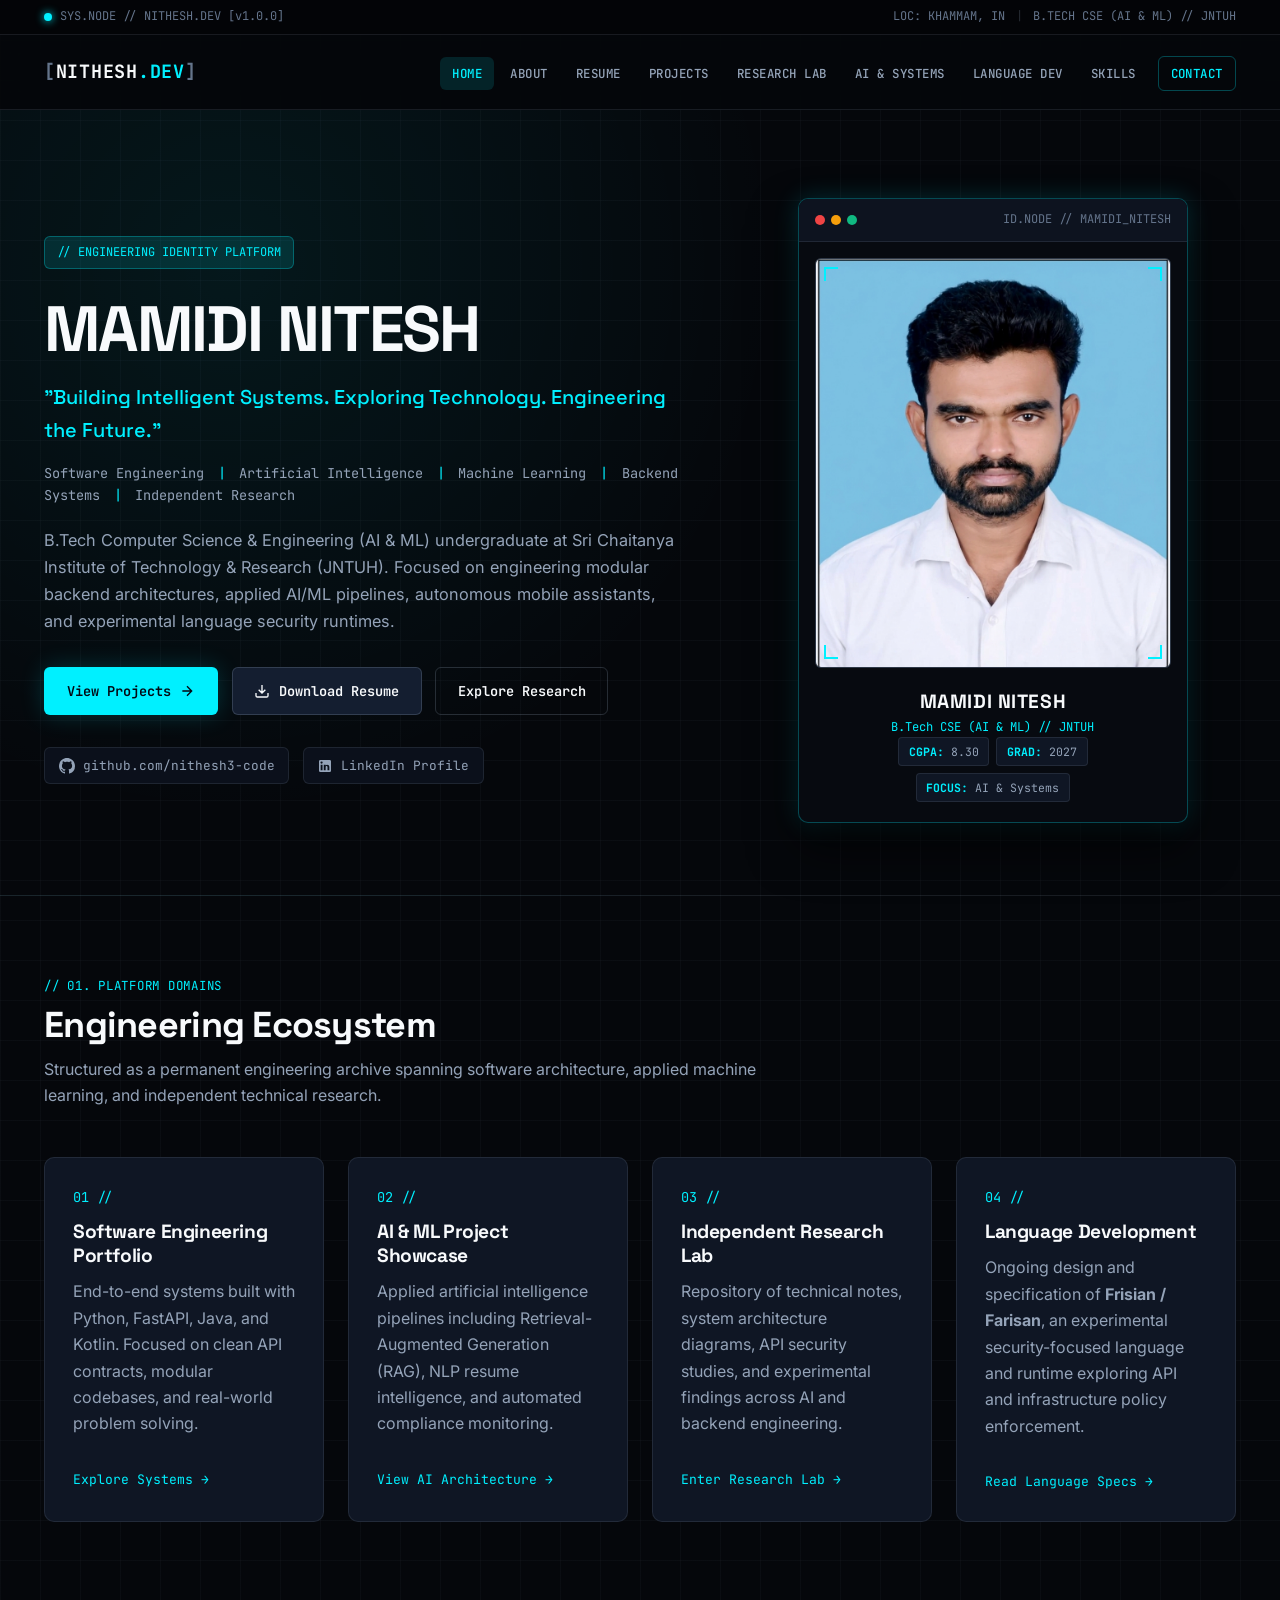
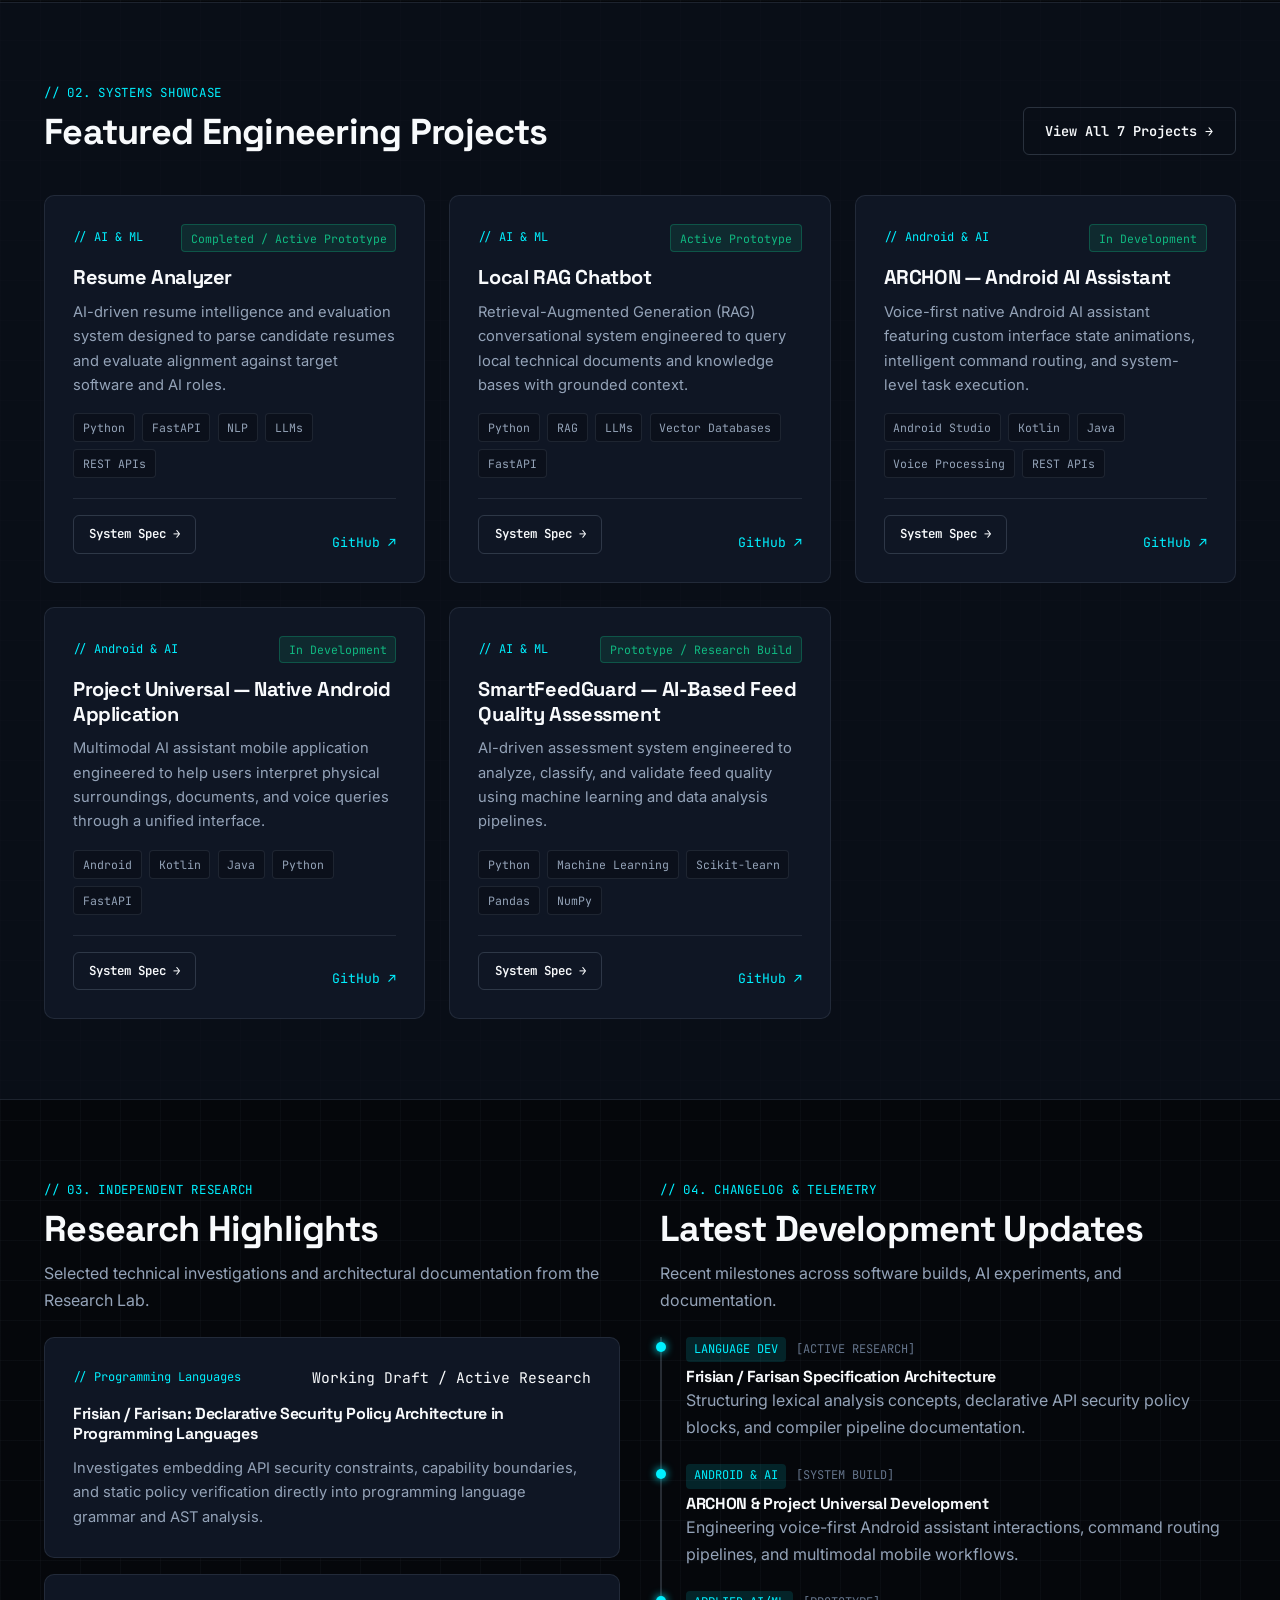
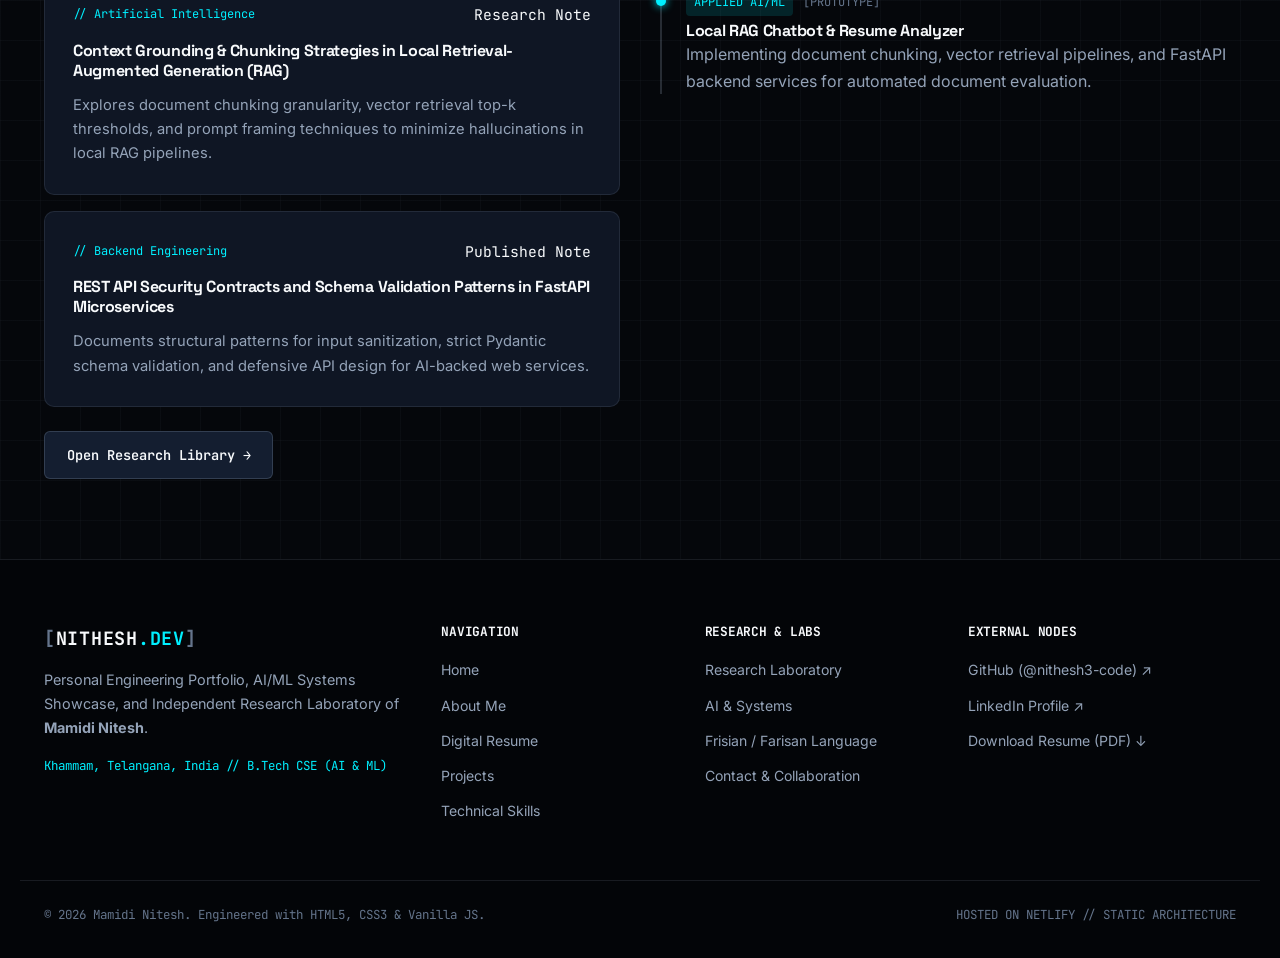
<file: index.html>
<!DOCTYPE html>
<html lang="en">
<head>
  <meta charset="UTF-8">
  <meta name="viewport" content="width=device-width, initial-scale=1.0">
  <meta name="description" content="Mamidi Nitesh — B.Tech CSE (AI & ML) Portfolio, Software Engineering Systems, AI/ML Showcase, Independent Research Lab, and Programming Language Development.">
  <meta name="author" content="Mamidi Nitesh">
  <meta name="theme-color" content="#05070B">
  <title>NITHESH.DEV | Mamidi Nitesh — Software Engineering & AI Systems</title>
  <link rel="icon" type="image/svg+xml" href="assets/icons/favicon.svg">
  <link rel="preconnect" href="https://fonts.googleapis.com">
  <link rel="preconnect" href="https://fonts.gstatic.com" crossorigin>
  <link href="https://fonts.googleapis.com/css2?family=Inter:wght@300;400;500;600;700&family=JetBrains+Mono:wght@400;500;600;700&family=Space+Grotesk:wght@500;600;700&display=swap" rel="stylesheet">
  <link rel="stylesheet" href="css/style.css">
  <link rel="stylesheet" href="css/animations.css">
  <link rel="stylesheet" href="css/responsive.css">
</head>
<body class="bg-grid-pattern">

  <!-- Top System Telemetry Bar -->
  <div class="system-bar">
    <div class="container system-bar-inner">
      <div class="sys-status">
        <span class="status-dot pulse"></span>
        <span class="mono-text">SYS.NODE // NITHESH.DEV [v1.0.0]</span>
      </div>
      <div class="sys-meta mono-text">
        <span>LOC: KHAMMAM, IN</span>
        <span class="divider">|</span>
        <span>B.TECH CSE (AI &amp; ML) // JNTUH</span>
      </div>
    </div>
  </div>

  <!-- Primary Navigation -->
  <header class="site-header" id="site-header">
    <div class="container nav-container">
      <a href="index.html" class="brand-logo" aria-label="NITHESH.DEV Home">
        <span class="logo-bracket">[</span>NITHESH<span class="logo-accent">.DEV</span><span class="logo-bracket">]</span>
      </a>

      <button class="mobile-menu-toggle" id="mobile-menu-toggle" aria-label="Toggle Navigation" aria-expanded="false">
        <span class="hamburger-line"></span>
        <span class="hamburger-line"></span>
        <span class="hamburger-line"></span>
      </button>

      <nav class="main-nav" id="main-nav" aria-label="Primary Navigation">
        <ul class="nav-list">
          <li><a href="index.html" class="nav-link active">HOME</a></li>
          <li><a href="about.html" class="nav-link">ABOUT</a></li>
          <li><a href="resume.html" class="nav-link">RESUME</a></li>
          <li><a href="projects.html" class="nav-link">PROJECTS</a></li>
          <li><a href="research.html" class="nav-link">RESEARCH LAB</a></li>
          <li><a href="ai-systems.html" class="nav-link">AI &amp; SYSTEMS</a></li>
          <li><a href="language-development.html" class="nav-link">LANGUAGE DEV</a></li>
          <li><a href="skills.html" class="nav-link">SKILLS</a></li>
          <li><a href="contact.html" class="nav-link nav-cta">CONTACT</a></li>
        </ul>
      </nav>
    </div>
  </header>

  <main>
    <!-- Hero Section -->
    <section class="hero-section">
      <div class="container hero-grid">
        <div class="hero-content fade-in-up">
          <div class="eyebrow-badge mono-text">
            <span class="badge-prefix">// ENGINEERING IDENTITY PLATFORM</span>
          </div>
          <h1 class="hero-title">MAMIDI NITESH</h1>
          <p class="hero-quote">"Building Intelligent Systems. Exploring Technology. Engineering the Future."</p>
          <p class="hero-subtitle mono-text">
            Software Engineering <span class="cyan-sep">|</span> Artificial Intelligence <span class="cyan-sep">|</span> Machine Learning <span class="cyan-sep">|</span> Backend Systems <span class="cyan-sep">|</span> Independent Research
          </p>
          <p class="hero-bio">
            B.Tech Computer Science &amp; Engineering (AI &amp; ML) undergraduate at Sri Chaitanya Institute of Technology &amp; Research (JNTUH). Focused on engineering modular backend architectures, applied AI/ML pipelines, autonomous mobile assistants, and experimental language security runtimes.
          </p>

          <div class="hero-actions">
            <a href="projects.html" class="btn btn-primary">
              <span>View Projects</span>
              <svg width="16" height="16" viewBox="0 0 24 24" fill="none" stroke="currentColor" stroke-width="2"><path d="M5 12h14M12 5l7 7-7 7"/></svg>
            </a>
            <a href="assets/documents/Mamidi_Nitesh_Resume.pdf" class="btn btn-secondary" download>
              <svg width="16" height="16" viewBox="0 0 24 24" fill="none" stroke="currentColor" stroke-width="2"><path d="M21 15v4a2 2 0 0 1-2 2H5a2 2 0 0 1-2-2v-4M7 10l5 5 5-5M12 15V3"/></svg>
              <span>Download Resume</span>
            </a>
            <a href="research.html" class="btn btn-outline">
              <span>Explore Research</span>
            </a>
          </div>

          <div class="hero-social-links mono-text">
            <a href="https://github.com/nithesh3-code" target="_blank" rel="noopener noreferrer" class="social-pill">
              <svg width="16" height="16" viewBox="0 0 24 24" fill="currentColor"><path d="M12 0C5.37 0 0 5.37 0 12c0 5.31 3.435 9.795 8.205 11.385.6.105.825-.255.825-.57 0-.285-.015-1.23-.015-2.235-3.015.555-3.795-.735-4.035-1.41-.135-.345-.72-1.41-1.23-1.695-.42-.225-1.02-.78-.015-.795.945-.015 1.62.87 1.845 1.23 1.08 1.815 2.805 1.305 3.495.99.105-.78.42-1.305.765-1.605-2.67-.3-5.46-1.335-5.46-5.925 0-1.305.465-2.385 1.23-3.225-.12-.3-.54-1.53.12-3.18 0 0 1.005-.315 3.3 1.23.96-.27 1.98-.405 3-.405s2.04.135 3 .405c2.295-1.56 3.3-1.23 3.3-1.23.66 1.65.24 2.88.12 3.18.765.84 1.23 1.905 1.23 3.225 0 4.605-2.805 5.625-5.475 5.925.435.375.81 1.095.81 2.22 0 1.605-.015 2.895-.015 3.3 0 .315.225.69.825.57A12.02 12.02 0 0 0 24 12c0-6.63-5.37-12-12-12z"/></svg>
              <span>github.com/nithesh3-code</span>
            </a>
            <a href="https://www.linkedin.com/in/nithesh-mamidi-503142417/" target="_blank" rel="noopener noreferrer" class="social-pill">
              <svg width="16" height="16" viewBox="0 0 24 24" fill="currentColor"><path d="M19 3a2 2 0 0 1 2 2v14a2 2 0 0 1-2 2H5a2 2 0 0 1-2-2V5a2 2 0 0 1 2-2h14m-.5 15.5v-5.3a3.26 3.26 0 0 0-3.26-3.26c-.85 0-1.84.52-2.28 1.3v-1.11h-2.79v8.37h2.79v-4.93c0-.77.62-1.4 1.39-1.4a1.4 1.4 0 0 1 1.4 1.4v4.93h2.75M6.88 8.56a1.68 1.68 0 0 0 1.68-1.68c0-.93-.75-1.69-1.68-1.69a1.69 1.69 0 0 0-1.69 1.69c0 .93.76 1.68 1.69 1.68m1.39 9.94v-8.37H5.5v8.37h2.77z"/></svg>
              <span>LinkedIn Profile</span>
            </a>
          </div>
        </div>

        <!-- Engineering Identity Portrait Card -->
        <div class="hero-profile-wrap fade-in-up delay-1">
          <div class="profile-holo-card">
            <div class="profile-card-header mono-text">
              <div class="terminal-dots">
                <span class="dot red"></span>
                <span class="dot yellow"></span>
                <span class="dot green"></span>
              </div>
              <span class="terminal-title">ID.NODE // MAMIDI_NITESH</span>
            </div>

            <div class="profile-image-frame">
              <img src="assets/images/profile.png" alt="Mamidi Nitesh — Software Engineer & AI/ML Developer" class="profile-photo">
              <div class="frame-corner corner-tl"></div>
              <div class="frame-corner corner-tr"></div>
              <div class="frame-corner corner-bl"></div>
              <div class="frame-corner corner-br"></div>
            </div>

            <div class="profile-card-footer">
              <div class="profile-id-meta">
                <h2 class="profile-card-name">MAMIDI NITESH</h2>
                <p class="profile-card-role mono-text">B.Tech CSE (AI &amp; ML) // JNTUH</p>
              </div>
              <div class="profile-telemetry-pills mono-text">
                <span class="telemetry-pill"><strong class="cyan-text">CGPA:</strong> 8.30</span>
                <span class="telemetry-pill"><strong class="cyan-text">GRAD:</strong> 2027</span>
                <span class="telemetry-pill"><strong class="cyan-text">FOCUS:</strong> AI &amp; Systems</span>
              </div>
            </div>
          </div>
        </div>
      </div>
    </section>

    <!-- Platform Architecture Pillars -->
    <section class="section">
      <div class="container">
        <div class="section-header">
          <span class="section-tag mono-text">// 01. PLATFORM DOMAINS</span>
          <h2 class="section-title">Engineering Ecosystem</h2>
          <p class="section-desc">Structured as a permanent engineering archive spanning software architecture, applied machine learning, and independent technical research.</p>
        </div>

        <div class="pillars-grid">
          <article class="pillar-card">
            <div class="pillar-num mono-text">01 //</div>
            <h3>Software Engineering Portfolio</h3>
            <p>End-to-end systems built with Python, FastAPI, Java, and Kotlin. Focused on clean API contracts, modular codebases, and real-world problem solving.</p>
            <a href="projects.html" class="card-link mono-text">Explore Systems &rarr;</a>
          </article>

          <article class="pillar-card">
            <div class="pillar-num mono-text">02 //</div>
            <h3>AI &amp; ML Project Showcase</h3>
            <p>Applied artificial intelligence pipelines including Retrieval-Augmented Generation (RAG), NLP resume intelligence, and automated compliance monitoring.</p>
            <a href="ai-systems.html" class="card-link mono-text">View AI Architecture &rarr;</a>
          </article>

          <article class="pillar-card">
            <div class="pillar-num mono-text">03 //</div>
            <h3>Independent Research Lab</h3>
            <p>Repository of technical notes, system architecture diagrams, API security studies, and experimental findings across AI and backend engineering.</p>
            <a href="research.html" class="card-link mono-text">Enter Research Lab &rarr;</a>
          </article>

          <article class="pillar-card">
            <div class="pillar-num mono-text">04 //</div>
            <h3>Language Development</h3>
            <p>Ongoing design and specification of <strong>Frisian / Farisan</strong>, an experimental security-focused language and runtime exploring API and infrastructure policy enforcement.</p>
            <a href="language-development.html" class="card-link mono-text">Read Language Specs &rarr;</a>
          </article>
        </div>
      </div>
    </section>

    <!-- Featured Projects Section (Dynamically populated via js/projects.js) -->
    <section class="section section-alt">
      <div class="container">
        <div class="section-header-flex">
          <div>
            <span class="section-tag mono-text">// 02. SYSTEMS SHOWCASE</span>
            <h2 class="section-title">Featured Engineering Projects</h2>
          </div>
          <a href="projects.html" class="btn btn-outline">View All 7 Projects &rarr;</a>
        </div>

        <div id="featured-projects-grid" class="projects-grid">
          <!-- Populated dynamically by js/projects.js from data/projects.json -->
          <div class="loading-state mono-text">Loading engineering systems...</div>
        </div>
      </div>
    </section>

    <!-- Research Highlights & Latest Development Updates -->
    <section class="section">
      <div class="container split-section">
        <!-- Research Highlights -->
        <div class="split-col">
          <span class="section-tag mono-text">// 03. INDEPENDENT RESEARCH</span>
          <h2 class="section-title">Research Highlights</h2>
          <p class="section-desc">Selected technical investigations and architectural documentation from the Research Lab.</p>
          <div id="home-research-highlights" class="stack-list">
            <!-- Populated dynamically by js/research.js from data/research.json -->
            <div class="loading-state mono-text">Loading research entries...</div>
          </div>
          <div class="mt-24">
            <a href="research.html" class="btn btn-secondary">Open Research Library &rarr;</a>
          </div>
        </div>

        <!-- Latest Development Updates / Engineering Log -->
        <div class="split-col">
          <span class="section-tag mono-text">// 04. CHANGELOG &amp; TELEMETRY</span>
          <h2 class="section-title">Latest Development Updates</h2>
          <p class="section-desc">Recent milestones across software builds, AI experiments, and documentation.</p>

          <div class="timeline-log">
            <div class="log-item">
              <div class="log-meta mono-text">
                <span class="log-badge">LANGUAGE DEV</span>
                <span>[ACTIVE RESEARCH]</span>
              </div>
              <h4>Frisian / Farisan Specification Architecture</h4>
              <p>Structuring lexical analysis concepts, declarative API security policy blocks, and compiler pipeline documentation.</p>
            </div>

            <div class="log-item">
              <div class="log-meta mono-text">
                <span class="log-badge">ANDROID &amp; AI</span>
                <span>[SYSTEM BUILD]</span>
              </div>
              <h4>ARCHON &amp; Project Universal Development</h4>
              <p>Engineering voice-first Android assistant interactions, command routing pipelines, and multimodal mobile workflows.</p>
            </div>

            <div class="log-item">
              <div class="log-meta mono-text">
                <span class="log-badge">APPLIED AI/ML</span>
                <span>[PROTOTYPE]</span>
              </div>
              <h4>Local RAG Chatbot &amp; Resume Analyzer</h4>
              <p>Implementing document chunking, vector retrieval pipelines, and FastAPI backend services for automated document evaluation.</p>
            </div>
          </div>
        </div>
      </div>
    </section>
  </main>

  <!-- Back to Top Control -->
  <button id="back-to-top" class="back-to-top" aria-label="Scroll back to top">
    <svg width="20" height="20" viewBox="0 0 24 24" fill="none" stroke="currentColor" stroke-width="2"><path d="M18 15l-6-6-6 6"/></svg>
  </button>

  <!-- Site Footer -->
  <footer class="site-footer">
    <div class="container footer-grid">
      <div class="footer-brand">
        <a href="index.html" class="brand-logo">
          <span class="logo-bracket">[</span>NITHESH<span class="logo-accent">.DEV</span><span class="logo-bracket">]</span>
        </a>
        <p class="footer-desc">
          Personal Engineering Portfolio, AI/ML Systems Showcase, and Independent Research Laboratory of <strong>Mamidi Nitesh</strong>.
        </p>
        <p class="mono-text footer-loc">Khammam, Telangana, India // B.Tech CSE (AI &amp; ML)</p>
      </div>

      <div class="footer-nav">
        <h4 class="mono-text">NAVIGATION</h4>
        <ul>
          <li><a href="index.html">Home</a></li>
          <li><a href="about.html">About Me</a></li>
          <li><a href="resume.html">Digital Resume</a></li>
          <li><a href="projects.html">Projects</a></li>
          <li><a href="skills.html">Technical Skills</a></li>
        </ul>
      </div>

      <div class="footer-nav">
        <h4 class="mono-text">RESEARCH &amp; LABS</h4>
        <ul>
          <li><a href="research.html">Research Laboratory</a></li>
          <li><a href="ai-systems.html">AI &amp; Systems</a></li>
          <li><a href="language-development.html">Frisian / Farisan Language</a></li>
          <li><a href="contact.html">Contact &amp; Collaboration</a></li>
        </ul>
      </div>

      <div class="footer-nav">
        <h4 class="mono-text">EXTERNAL NODES</h4>
        <ul>
          <li><a href="https://github.com/nithesh3-code" target="_blank" rel="noopener noreferrer">GitHub (@nithesh3-code) &nearr;</a></li>
          <li><a href="https://www.linkedin.com/in/nithesh-mamidi-503142417/" target="_blank" rel="noopener noreferrer">LinkedIn Profile &nearr;</a></li>
          <li><a href="assets/documents/Mamidi_Nitesh_Resume.pdf" download>Download Resume (PDF) &darr;</a></li>
        </ul>
      </div>
    </div>
    <div class="container footer-bottom mono-text">
      <span>&copy; <span id="current-year">2026</span> Mamidi Nitesh. Engineered with HTML5, CSS3 &amp; Vanilla JS.</span>
      <span>HOSTED ON NETLIFY // STATIC ARCHITECTURE</span>
    </div>
  </footer>

  <script src="js/navigation.js"></script>
  <script src="js/main.js"></script>
  <script src="js/projects.js"></script>
  <script src="js/research.js"></script>
</body>
</html>
</file>
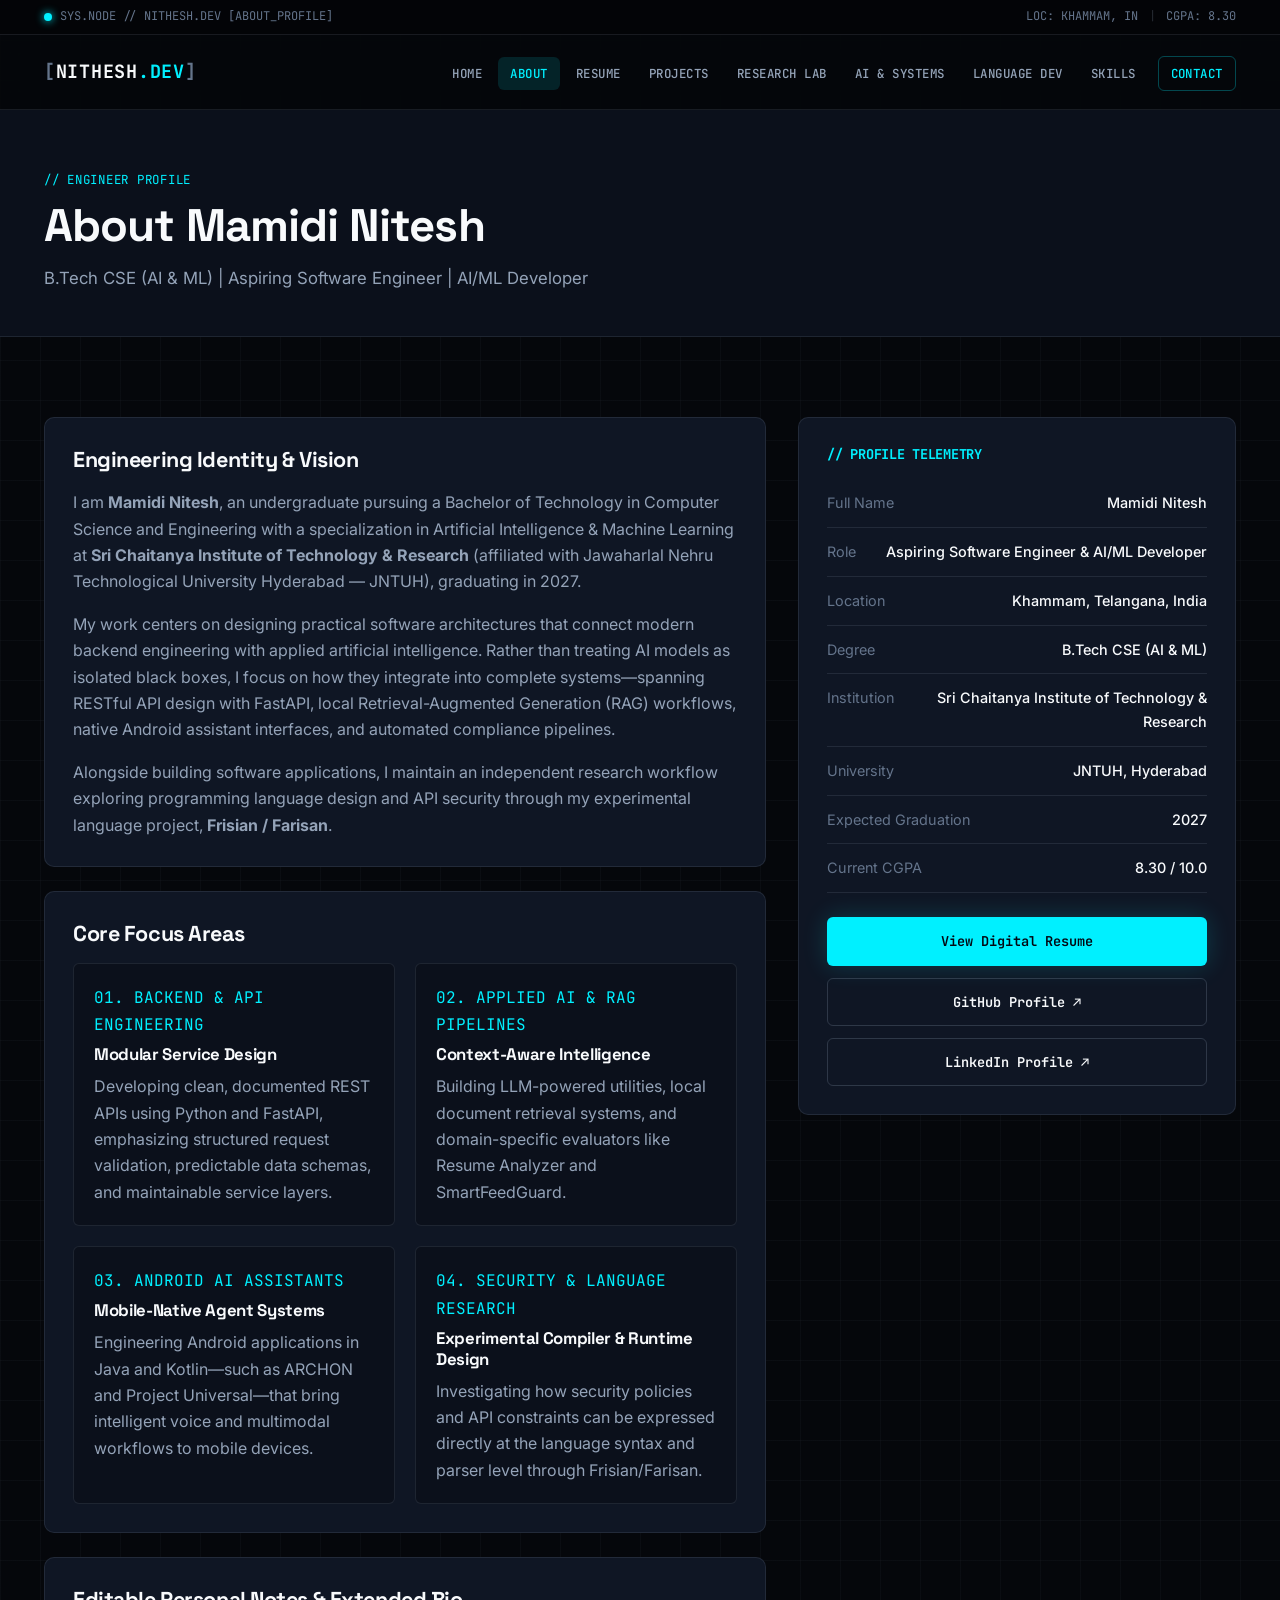
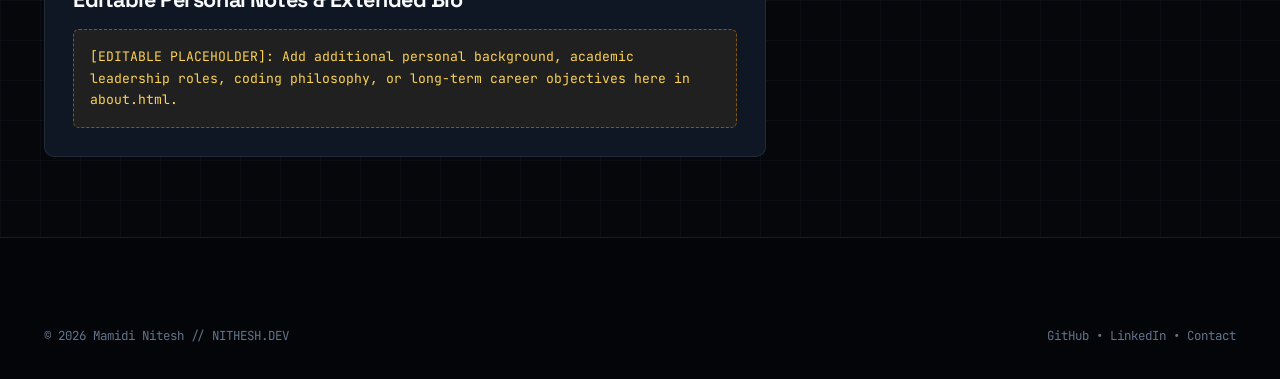
<file: about.html>
<!DOCTYPE html>
<html lang="en">
<head>
  <meta charset="UTF-8">
  <meta name="viewport" content="width=device-width, initial-scale=1.0">
  <meta name="description" content="About Mamidi Nitesh — B.Tech CSE (AI & ML) undergraduate at Sri Chaitanya Institute of Technology & Research (JNTUH), aspiring Software Engineer and AI/ML Developer.">
  <title>About | NITHESH.DEV — Mamidi Nitesh</title>
  <link rel="icon" type="image/svg+xml" href="assets/icons/favicon.svg">
  <link rel="preconnect" href="https://fonts.googleapis.com">
  <link rel="preconnect" href="https://fonts.gstatic.com" crossorigin>
  <link href="https://fonts.googleapis.com/css2?family=Inter:wght@300;400;500;600;700&family=JetBrains+Mono:wght@400;500;600;700&family=Space+Grotesk:wght@500;600;700&display=swap" rel="stylesheet">
  <link rel="stylesheet" href="css/style.css">
  <link rel="stylesheet" href="css/animations.css">
  <link rel="stylesheet" href="css/responsive.css">
</head>
<body class="bg-grid-pattern">

  <div class="system-bar">
    <div class="container system-bar-inner">
      <div class="sys-status">
        <span class="status-dot pulse"></span>
        <span class="mono-text">SYS.NODE // NITHESH.DEV [ABOUT_PROFILE]</span>
      </div>
      <div class="sys-meta mono-text">
        <span>LOC: KHAMMAM, IN</span>
        <span class="divider">|</span>
        <span>CGPA: 8.30</span>
      </div>
    </div>
  </div>

  <header class="site-header" id="site-header">
    <div class="container nav-container">
      <a href="index.html" class="brand-logo">
        <span class="logo-bracket">[</span>NITHESH<span class="logo-accent">.DEV</span><span class="logo-bracket">]</span>
      </a>
      <button class="mobile-menu-toggle" id="mobile-menu-toggle" aria-label="Toggle Navigation" aria-expanded="false">
        <span class="hamburger-line"></span>
        <span class="hamburger-line"></span>
        <span class="hamburger-line"></span>
      </button>
      <nav class="main-nav" id="main-nav">
        <ul class="nav-list">
          <li><a href="index.html" class="nav-link">HOME</a></li>
          <li><a href="about.html" class="nav-link active">ABOUT</a></li>
          <li><a href="resume.html" class="nav-link">RESUME</a></li>
          <li><a href="projects.html" class="nav-link">PROJECTS</a></li>
          <li><a href="research.html" class="nav-link">RESEARCH LAB</a></li>
          <li><a href="ai-systems.html" class="nav-link">AI &amp; SYSTEMS</a></li>
          <li><a href="language-development.html" class="nav-link">LANGUAGE DEV</a></li>
          <li><a href="skills.html" class="nav-link">SKILLS</a></li>
          <li><a href="contact.html" class="nav-link nav-cta">CONTACT</a></li>
        </ul>
      </nav>
    </div>
  </header>

  <main>
    <section class="page-hero">
      <div class="container">
        <span class="section-tag mono-text">// ENGINEER PROFILE</span>
        <h1 class="page-title">About Mamidi Nitesh</h1>
        <p class="page-subtitle">B.Tech CSE (AI &amp; ML) | Aspiring Software Engineer | AI/ML Developer</p>
      </div>
    </section>

    <section class="section">
      <div class="container about-grid">
        <div class="about-main">
          <div class="panel-card">
            <h2 class="panel-title">Engineering Identity &amp; Vision</h2>
            <p>
              I am <strong>Mamidi Nitesh</strong>, an undergraduate pursuing a Bachelor of Technology in Computer Science and Engineering with a specialization in Artificial Intelligence &amp; Machine Learning at <strong>Sri Chaitanya Institute of Technology &amp; Research</strong> (affiliated with Jawaharlal Nehru Technological University Hyderabad — JNTUH), graduating in 2027.
            </p>
            <p>
              My work centers on designing practical software architectures that connect modern backend engineering with applied artificial intelligence. Rather than treating AI models as isolated black boxes, I focus on how they integrate into complete systems—spanning RESTful API design with FastAPI, local Retrieval-Augmented Generation (RAG) workflows, native Android assistant interfaces, and automated compliance pipelines.
            </p>
            <p>
              Alongside building software applications, I maintain an independent research workflow exploring programming language design and API security through my experimental language project, <strong>Frisian / Farisan</strong>.
            </p>
          </div>

          <div class="panel-card mt-24">
            <h2 class="panel-title">Core Focus Areas</h2>
            <div class="focus-grid">
              <div class="focus-item">
                <span class="mono-text cyan-text">01. BACKEND &amp; API ENGINEERING</span>
                <h4>Modular Service Design</h4>
                <p>Developing clean, documented REST APIs using Python and FastAPI, emphasizing structured request validation, predictable data schemas, and maintainable service layers.</p>
              </div>
              <div class="focus-item">
                <span class="mono-text cyan-text">02. APPLIED AI &amp; RAG PIPELINES</span>
                <h4>Context-Aware Intelligence</h4>
                <p>Building LLM-powered utilities, local document retrieval systems, and domain-specific evaluators like Resume Analyzer and SmartFeedGuard.</p>
              </div>
              <div class="focus-item">
                <span class="mono-text cyan-text">03. ANDROID AI ASSISTANTS</span>
                <h4>Mobile-Native Agent Systems</h4>
                <p>Engineering Android applications in Java and Kotlin—such as ARCHON and Project Universal—that bring intelligent voice and multimodal workflows to mobile devices.</p>
              </div>
              <div class="focus-item">
                <span class="mono-text cyan-text">04. SECURITY &amp; LANGUAGE RESEARCH</span>
                <h4>Experimental Compiler &amp; Runtime Design</h4>
                <p>Investigating how security policies and API constraints can be expressed directly at the language syntax and parser level through Frisian/Farisan.</p>
              </div>
            </div>
          </div>

          <div class="panel-card mt-24">
            <h2 class="panel-title">Editable Personal Notes &amp; Extended Bio</h2>
            <p class="placeholder-box mono-text">
              [EDITABLE PLACEHOLDER]: Add additional personal background, academic leadership roles, coding philosophy, or long-term career objectives here in about.html.
            </p>
          </div>
        </div>

        <!-- Profile Telemetry Sidebar -->
        <aside class="about-sidebar">
          <div class="panel-card">
            <h3 class="mono-text panel-subtitle">// PROFILE TELEMETRY</h3>
            <ul class="telemetry-list">
              <li>
                <span class="t-label">Full Name</span>
                <span class="t-val">Mamidi Nitesh</span>
              </li>
              <li>
                <span class="t-label">Role</span>
                <span class="t-val">Aspiring Software Engineer &amp; AI/ML Developer</span>
              </li>
              <li>
                <span class="t-label">Location</span>
                <span class="t-val">Khammam, Telangana, India</span>
              </li>
              <li>
                <span class="t-label">Degree</span>
                <span class="t-val">B.Tech CSE (AI &amp; ML)</span>
              </li>
              <li>
                <span class="t-label">Institution</span>
                <span class="t-val">Sri Chaitanya Institute of Technology &amp; Research</span>
              </li>
              <li>
                <span class="t-label">University</span>
                <span class="t-val">JNTUH, Hyderabad</span>
              </li>
              <li>
                <span class="t-label">Expected Graduation</span>
                <span class="t-val">2027</span>
              </li>
              <li>
                <span class="t-label">Current CGPA</span>
                <span class="t-val cyan-text">8.30 / 10.0</span>
              </li>
            </ul>

            <div class="sidebar-actions mt-24">
              <a href="resume.html" class="btn btn-primary full-width">View Digital Resume</a>
              <a href="https://github.com/nithesh3-code" target="_blank" rel="noopener noreferrer" class="btn btn-outline full-width mt-12">GitHub Profile &nearr;</a>
              <a href="https://www.linkedin.com/in/nithesh-mamidi-503142417/" target="_blank" rel="noopener noreferrer" class="btn btn-outline full-width mt-12">LinkedIn Profile &nearr;</a>
            </div>
          </div>
        </aside>
      </div>
    </section>
  </main>

  <button id="back-to-top" class="back-to-top" aria-label="Scroll back to top">
    <svg width="20" height="20" viewBox="0 0 24 24" fill="none" stroke="currentColor" stroke-width="2"><path d="M18 15l-6-6-6 6"/></svg>
  </button>

  <footer class="site-footer">
    <div class="container footer-bottom mono-text">
      <span>&copy; <span id="current-year">2026</span> Mamidi Nitesh // NITHESH.DEV</span>
      <div>
        <a href="https://github.com/nithesh3-code" target="_blank" rel="noopener noreferrer">GitHub</a> &bull;
        <a href="https://www.linkedin.com/in/nithesh-mamidi-503142417/" target="_blank" rel="noopener noreferrer">LinkedIn</a> &bull;
        <a href="contact.html">Contact</a>
      </div>
    </div>
  </footer>

  <script src="js/navigation.js"></script>
  <script src="js/main.js"></script>
</body>
</html>
</file>
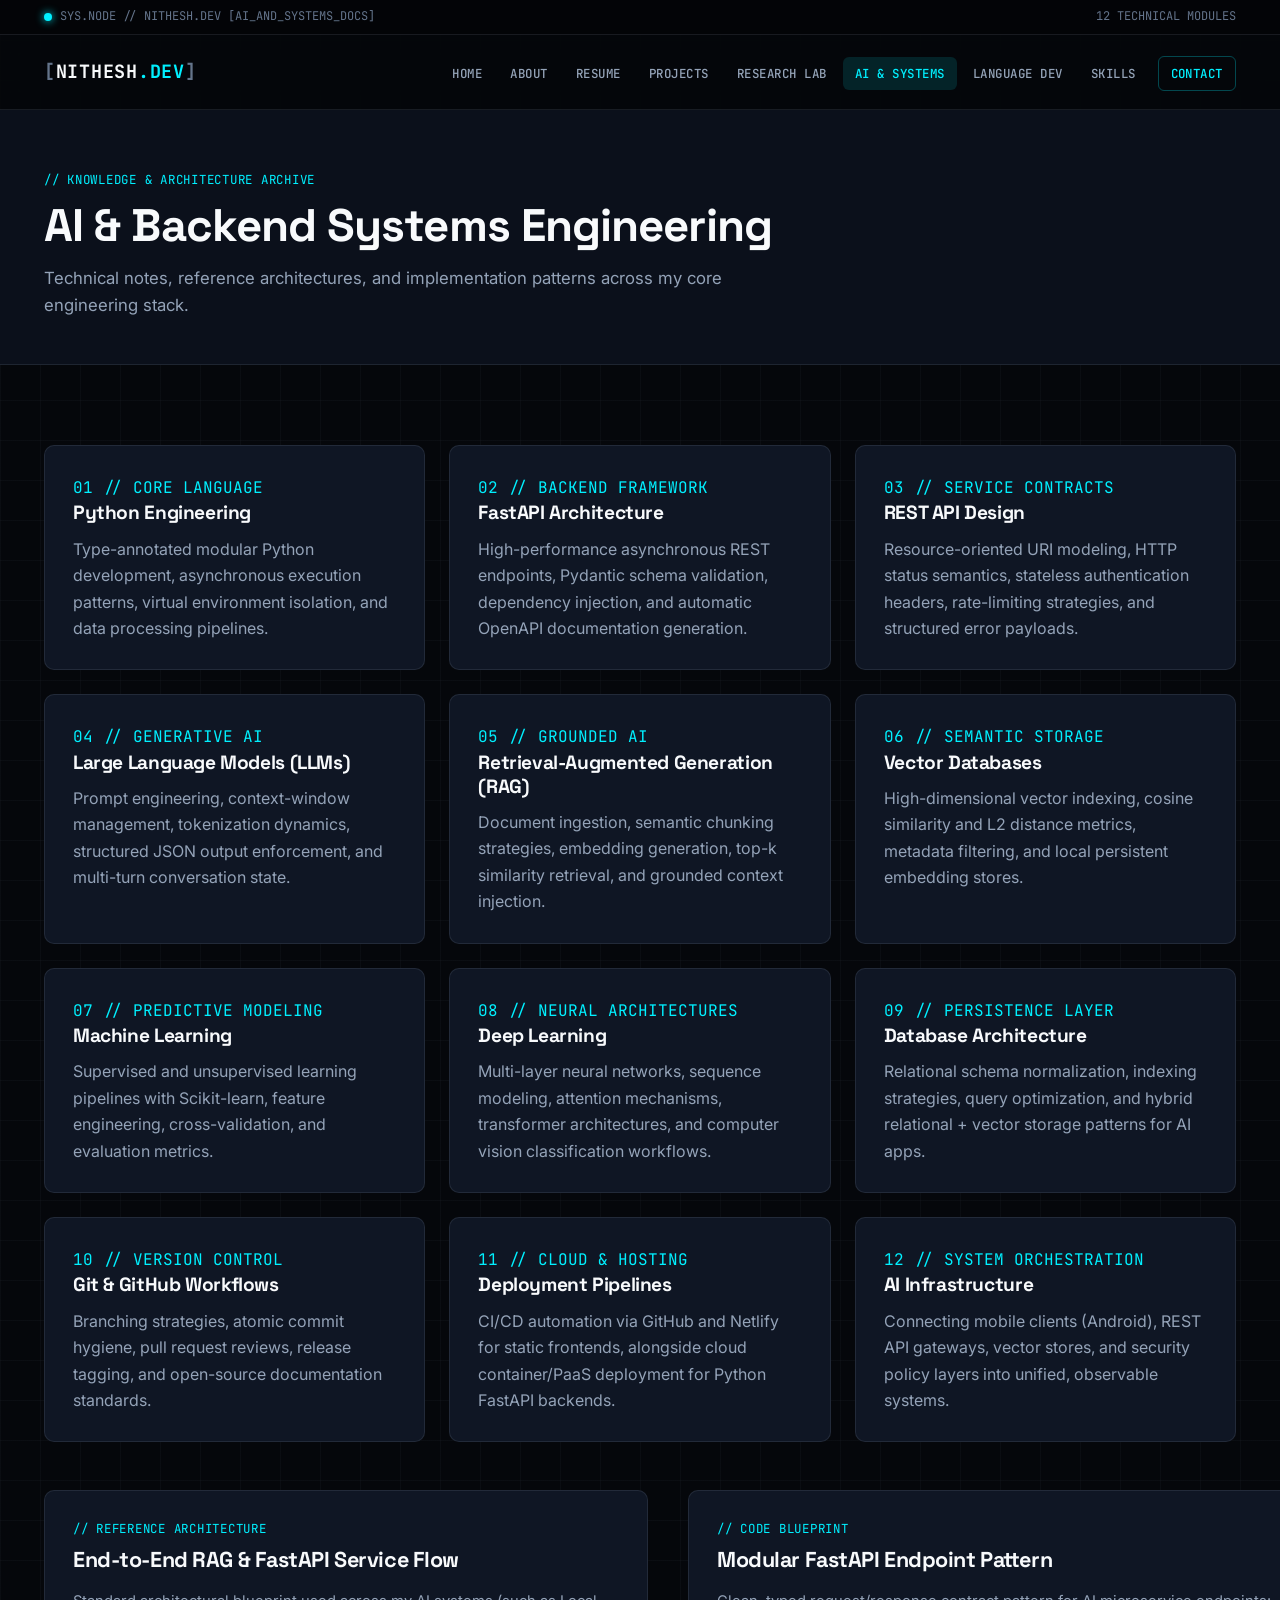
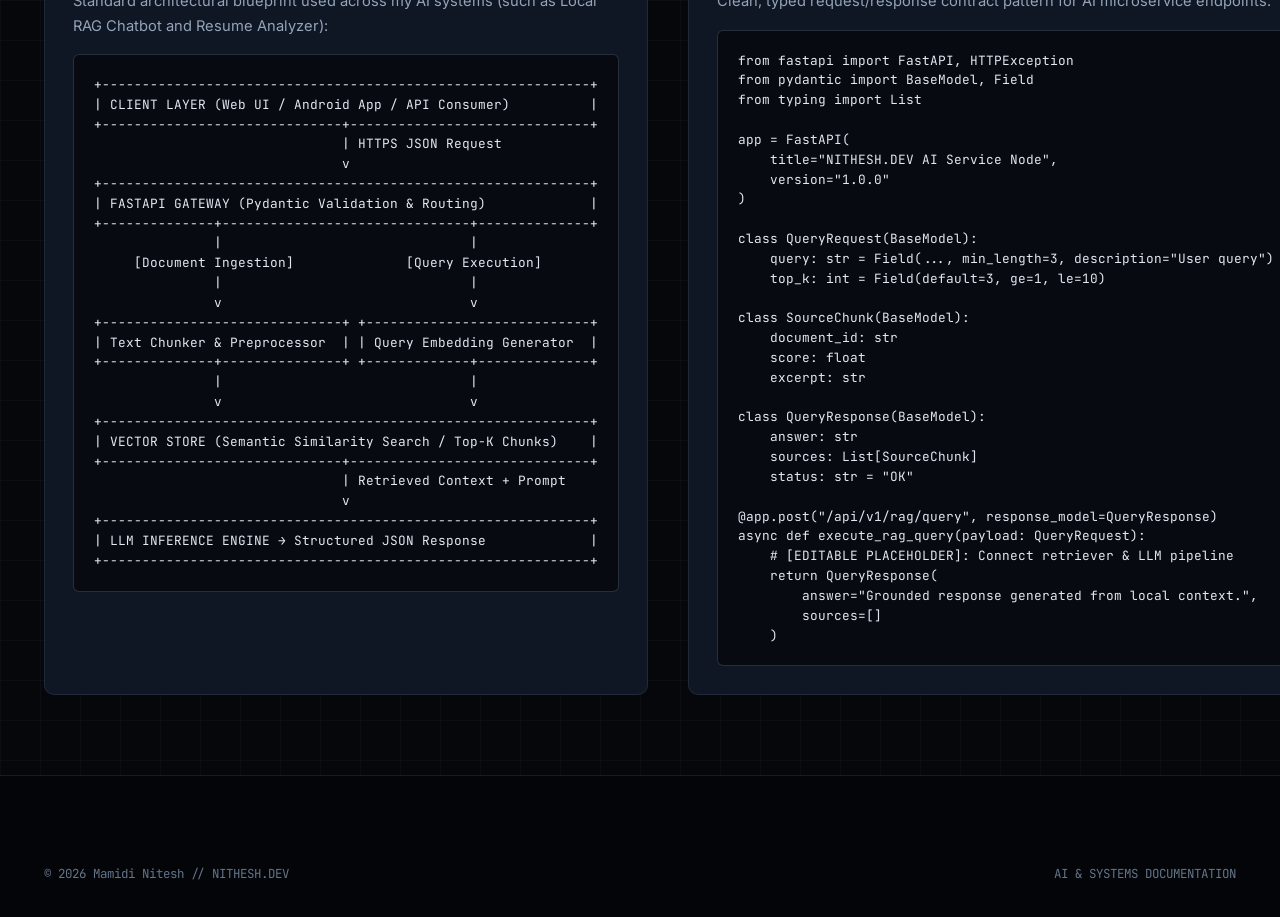
<file: ai-systems.html>
<!DOCTYPE html>
<html lang="en">
<head>
  <meta charset="UTF-8">
  <meta name="viewport" content="width=device-width, initial-scale=1.0">
  <meta name="description" content="AI & Systems Engineering Documentation by Mamidi Nitesh — Python, FastAPI, REST APIs, LLMs, RAG, Vector Databases, Machine Learning, and AI Infrastructure.">
  <title>AI & Systems | NITHESH.DEV — Technical Knowledge Base</title>
  <link rel="icon" type="image/svg+xml" href="assets/icons/favicon.svg">
  <link rel="preconnect" href="https://fonts.googleapis.com">
  <link rel="preconnect" href="https://fonts.gstatic.com" crossorigin>
  <link href="https://fonts.googleapis.com/css2?family=Inter:wght@300;400;500;600;700&family=JetBrains+Mono:wght@400;500;600;700&family=Space+Grotesk:wght@500;600;700&display=swap" rel="stylesheet">
  <link rel="stylesheet" href="css/style.css">
  <link rel="stylesheet" href="css/animations.css">
  <link rel="stylesheet" href="css/responsive.css">
</head>
<body class="bg-grid-pattern">

  <div class="system-bar">
    <div class="container system-bar-inner">
      <div class="sys-status">
        <span class="status-dot pulse"></span>
        <span class="mono-text">SYS.NODE // NITHESH.DEV [AI_AND_SYSTEMS_DOCS]</span>
      </div>
      <div class="sys-meta mono-text">
        <span>12 TECHNICAL MODULES</span>
      </div>
    </div>
  </div>

  <header class="site-header" id="site-header">
    <div class="container nav-container">
      <a href="index.html" class="brand-logo">
        <span class="logo-bracket">[</span>NITHESH<span class="logo-accent">.DEV</span><span class="logo-bracket">]</span>
      </a>
      <button class="mobile-menu-toggle" id="mobile-menu-toggle" aria-label="Toggle Navigation" aria-expanded="false">
        <span class="hamburger-line"></span>
        <span class="hamburger-line"></span>
        <span class="hamburger-line"></span>
      </button>
      <nav class="main-nav" id="main-nav">
        <ul class="nav-list">
          <li><a href="index.html" class="nav-link">HOME</a></li>
          <li><a href="about.html" class="nav-link">ABOUT</a></li>
          <li><a href="resume.html" class="nav-link">RESUME</a></li>
          <li><a href="projects.html" class="nav-link">PROJECTS</a></li>
          <li><a href="research.html" class="nav-link">RESEARCH LAB</a></li>
          <li><a href="ai-systems.html" class="nav-link active">AI &amp; SYSTEMS</a></li>
          <li><a href="language-development.html" class="nav-link">LANGUAGE DEV</a></li>
          <li><a href="skills.html" class="nav-link">SKILLS</a></li>
          <li><a href="contact.html" class="nav-link nav-cta">CONTACT</a></li>
        </ul>
      </nav>
    </div>
  </header>

  <main>
    <section class="page-hero">
      <div class="container">
        <span class="section-tag mono-text">// KNOWLEDGE &amp; ARCHITECTURE ARCHIVE</span>
        <h1 class="page-title">AI &amp; Backend Systems Engineering</h1>
        <p class="page-subtitle">Technical notes, reference architectures, and implementation patterns across my core engineering stack.</p>
      </div>
    </section>

    <section class="section">
      <div class="container">

        <!-- 12 Core Domain Cards -->
        <div class="systems-grid">
          <article class="system-card">
            <span class="mono-text cyan-text">01 // CORE LANGUAGE</span>
            <h3>Python Engineering</h3>
            <p>Type-annotated modular Python development, asynchronous execution patterns, virtual environment isolation, and data processing pipelines.</p>
          </article>

          <article class="system-card">
            <span class="mono-text cyan-text">02 // BACKEND FRAMEWORK</span>
            <h3>FastAPI Architecture</h3>
            <p>High-performance asynchronous REST endpoints, Pydantic schema validation, dependency injection, and automatic OpenAPI documentation generation.</p>
          </article>

          <article class="system-card">
            <span class="mono-text cyan-text">03 // SERVICE CONTRACTS</span>
            <h3>REST API Design</h3>
            <p>Resource-oriented URI modeling, HTTP status semantics, stateless authentication headers, rate-limiting strategies, and structured error payloads.</p>
          </article>

          <article class="system-card">
            <span class="mono-text cyan-text">04 // GENERATIVE AI</span>
            <h3>Large Language Models (LLMs)</h3>
            <p>Prompt engineering, context-window management, tokenization dynamics, structured JSON output enforcement, and multi-turn conversation state.</p>
          </article>

          <article class="system-card">
            <span class="mono-text cyan-text">05 // GROUNDED AI</span>
            <h3>Retrieval-Augmented Generation (RAG)</h3>
            <p>Document ingestion, semantic chunking strategies, embedding generation, top-k similarity retrieval, and grounded context injection.</p>
          </article>

          <article class="system-card">
            <span class="mono-text cyan-text">06 // SEMANTIC STORAGE</span>
            <h3>Vector Databases</h3>
            <p>High-dimensional vector indexing, cosine similarity and L2 distance metrics, metadata filtering, and local persistent embedding stores.</p>
          </article>

          <article class="system-card">
            <span class="mono-text cyan-text">07 // PREDICTIVE MODELING</span>
            <h3>Machine Learning</h3>
            <p>Supervised and unsupervised learning pipelines with Scikit-learn, feature engineering, cross-validation, and evaluation metrics.</p>
          </article>

          <article class="system-card">
            <span class="mono-text cyan-text">08 // NEURAL ARCHITECTURES</span>
            <h3>Deep Learning</h3>
            <p>Multi-layer neural networks, sequence modeling, attention mechanisms, transformer architectures, and computer vision classification workflows.</p>
          </article>

          <article class="system-card">
            <span class="mono-text cyan-text">09 // PERSISTENCE LAYER</span>
            <h3>Database Architecture</h3>
            <p>Relational schema normalization, indexing strategies, query optimization, and hybrid relational + vector storage patterns for AI apps.</p>
          </article>

          <article class="system-card">
            <span class="mono-text cyan-text">10 // VERSION CONTROL</span>
            <h3>Git &amp; GitHub Workflows</h3>
            <p>Branching strategies, atomic commit hygiene, pull request reviews, release tagging, and open-source documentation standards.</p>
          </article>

          <article class="system-card">
            <span class="mono-text cyan-text">11 // CLOUD &amp; HOSTING</span>
            <h3>Deployment Pipelines</h3>
            <p>CI/CD automation via GitHub and Netlify for static frontends, alongside cloud container/PaaS deployment for Python FastAPI backends.</p>
          </article>

          <article class="system-card">
            <span class="mono-text cyan-text">12 // SYSTEM ORCHESTRATION</span>
            <h3>AI Infrastructure</h3>
            <p>Connecting mobile clients (Android), REST API gateways, vector stores, and security policy layers into unified, observable systems.</p>
          </article>
        </div>

        <!-- Reference Architecture Diagram & Code Pattern -->
        <div class="split-section mt-48">
          <div class="panel-card">
            <span class="section-tag mono-text">// REFERENCE ARCHITECTURE</span>
            <h2 class="panel-title">End-to-End RAG &amp; FastAPI Service Flow</h2>
            <p class="small-text">Standard architectural blueprint used across my AI systems (such as Local RAG Chatbot and Resume Analyzer):</p>
            <pre class="arch-diagram mono-text">
+-------------------------------------------------------------+
| CLIENT LAYER (Web UI / Android App / API Consumer)          |
+------------------------------+------------------------------+
                               | HTTPS JSON Request
                               v
+-------------------------------------------------------------+
| FASTAPI GATEWAY (Pydantic Validation &amp; Routing)             |
+--------------+-------------------------------+--------------+
               |                               |
     [Document Ingestion]              [Query Execution]
               |                               |
               v                               v
+------------------------------+ +----------------------------+
| Text Chunker &amp; Preprocessor  | | Query Embedding Generator  |
+--------------+---------------+ +-------------+--------------+
               |                               |
               v                               v
+-------------------------------------------------------------+
| VECTOR STORE (Semantic Similarity Search / Top-K Chunks)    |
+------------------------------+------------------------------+
                               | Retrieved Context + Prompt
                               v
+-------------------------------------------------------------+
| LLM INFERENCE ENGINE &rarr; Structured JSON Response             |
+-------------------------------------------------------------+</pre>
          </div>

          <div class="panel-card">
            <span class="section-tag mono-text">// CODE BLUEPRINT</span>
            <h2 class="panel-title">Modular FastAPI Endpoint Pattern</h2>
            <p class="small-text">Clean, typed request/response contract pattern for AI microservice endpoints:</p>
            <pre class="code-block mono-text"><code>from fastapi import FastAPI, HTTPException
from pydantic import BaseModel, Field
from typing import List

app = FastAPI(
    title="NITHESH.DEV AI Service Node",
    version="1.0.0"
)

class QueryRequest(BaseModel):
    query: str = Field(..., min_length=3, description="User query")
    top_k: int = Field(default=3, ge=1, le=10)

class SourceChunk(BaseModel):
    document_id: str
    score: float
    excerpt: str

class QueryResponse(BaseModel):
    answer: str
    sources: List[SourceChunk]
    status: str = "OK"

@app.post("/api/v1/rag/query", response_model=QueryResponse)
async def execute_rag_query(payload: QueryRequest):
    # [EDITABLE PLACEHOLDER]: Connect retriever &amp; LLM pipeline
    return QueryResponse(
        answer="Grounded response generated from local context.",
        sources=[]
    )</code></pre>
          </div>
        </div>

      </div>
    </section>
  </main>

  <button id="back-to-top" class="back-to-top" aria-label="Scroll back to top">
    <svg width="20" height="20" viewBox="0 0 24 24" fill="none" stroke="currentColor" stroke-width="2"><path d="M18 15l-6-6-6 6"/></svg>
  </button>

  <footer class="site-footer">
    <div class="container footer-bottom mono-text">
      <span>&copy; <span id="current-year">2026</span> Mamidi Nitesh // NITHESH.DEV</span>
      <span>AI &amp; SYSTEMS DOCUMENTATION</span>
    </div>
  </footer>

  <script src="js/navigation.js"></script>
  <script src="js/main.js"></script>
</body>
</html>
</file>
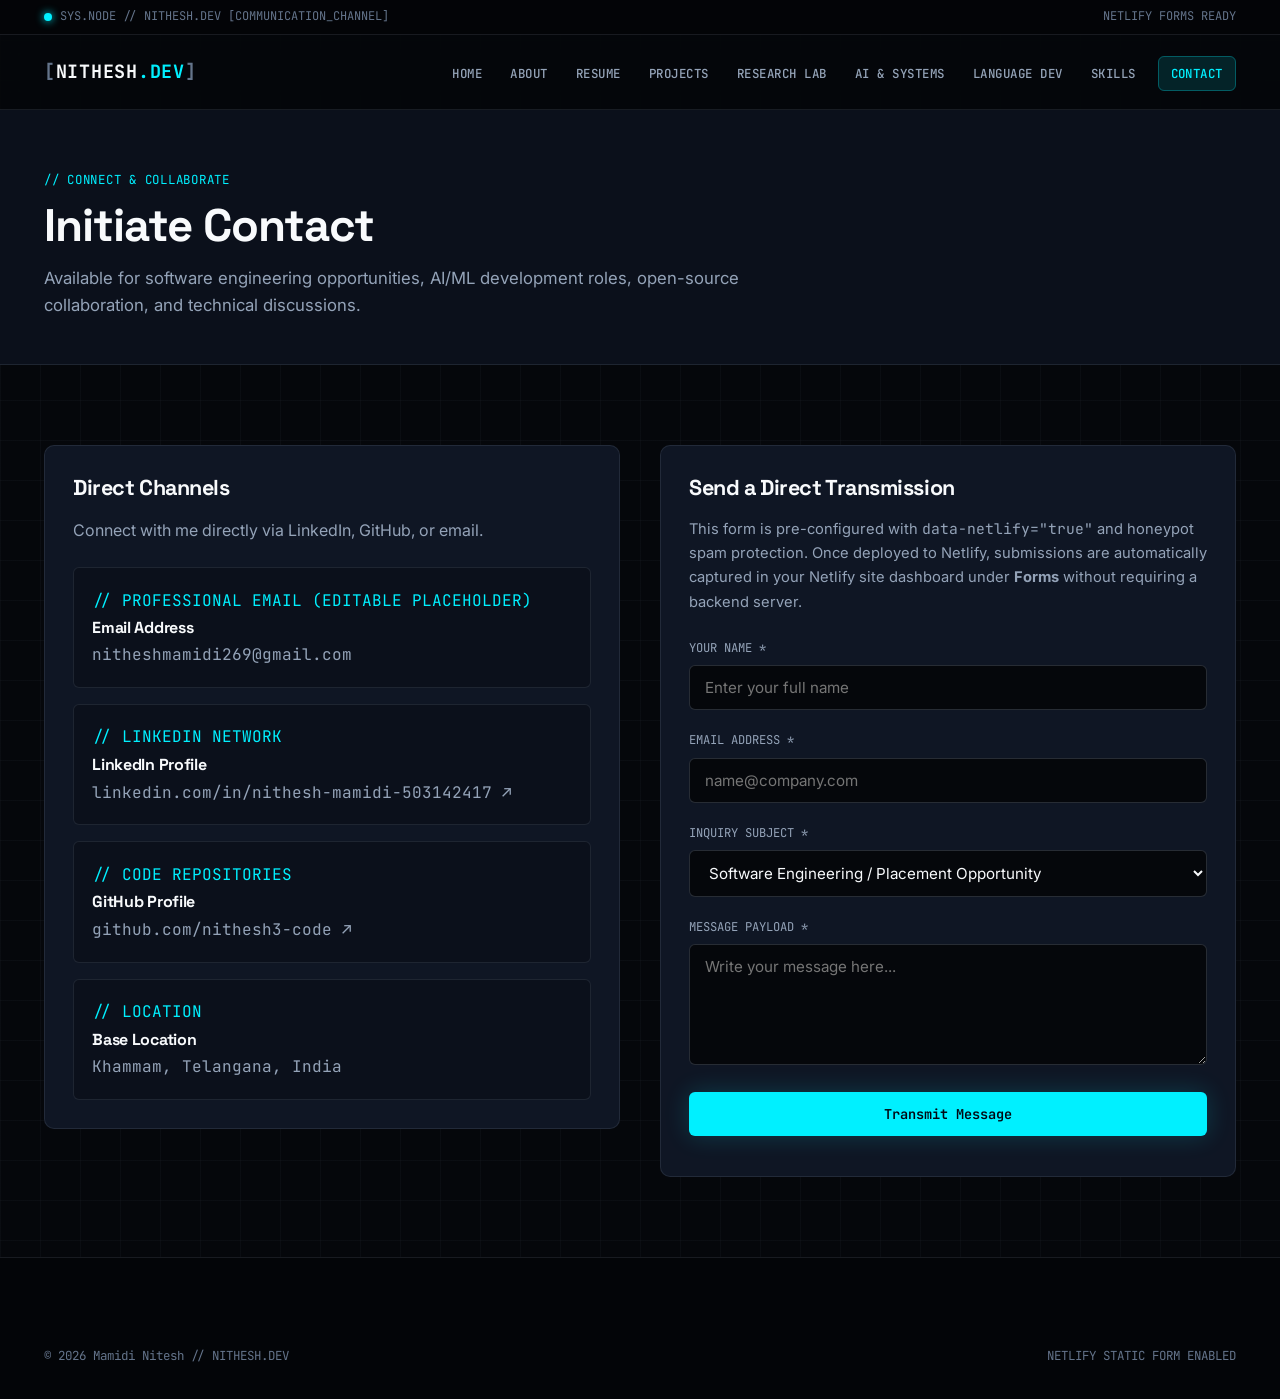
<file: contact.html>
<!DOCTYPE html>
<html lang="en">
<head>
  <meta charset="UTF-8">
  <meta name="viewport" content="width=device-width, initial-scale=1.0">
  <meta name="description" content="Contact Mamidi Nitesh for software engineering roles, AI/ML internships, research collaboration, and technical inquiries.">
  <title>Contact | NITHESH.DEV — Mamidi Nitesh</title>
  <link rel="icon" type="image/svg+xml" href="assets/icons/favicon.svg">
  <link rel="preconnect" href="https://fonts.googleapis.com">
  <link rel="preconnect" href="https://fonts.gstatic.com" crossorigin>
  <link href="https://fonts.googleapis.com/css2?family=Inter:wght@300;400;500;600;700&family=JetBrains+Mono:wght@400;500;600;700&family=Space+Grotesk:wght@500;600;700&display=swap" rel="stylesheet">
  <link rel="stylesheet" href="css/style.css">
  <link rel="stylesheet" href="css/animations.css">
  <link rel="stylesheet" href="css/responsive.css">
</head>
<body class="bg-grid-pattern">

  <div class="system-bar">
    <div class="container system-bar-inner">
      <div class="sys-status">
        <span class="status-dot pulse"></span>
        <span class="mono-text">SYS.NODE // NITHESH.DEV [COMMUNICATION_CHANNEL]</span>
      </div>
      <div class="sys-meta mono-text">
        <span>NETLIFY FORMS READY</span>
      </div>
    </div>
  </div>

  <header class="site-header" id="site-header">
    <div class="container nav-container">
      <a href="index.html" class="brand-logo">
        <span class="logo-bracket">[</span>NITHESH<span class="logo-accent">.DEV</span><span class="logo-bracket">]</span>
      </a>
      <button class="mobile-menu-toggle" id="mobile-menu-toggle" aria-label="Toggle Navigation" aria-expanded="false">
        <span class="hamburger-line"></span>
        <span class="hamburger-line"></span>
        <span class="hamburger-line"></span>
      </button>
      <nav class="main-nav" id="main-nav">
        <ul class="nav-list">
          <li><a href="index.html" class="nav-link">HOME</a></li>
          <li><a href="about.html" class="nav-link">ABOUT</a></li>
          <li><a href="resume.html" class="nav-link">RESUME</a></li>
          <li><a href="projects.html" class="nav-link">PROJECTS</a></li>
          <li><a href="research.html" class="nav-link">RESEARCH LAB</a></li>
          <li><a href="ai-systems.html" class="nav-link">AI &amp; SYSTEMS</a></li>
          <li><a href="language-development.html" class="nav-link">LANGUAGE DEV</a></li>
          <li><a href="skills.html" class="nav-link">SKILLS</a></li>
          <li><a href="contact.html" class="nav-link active nav-cta">CONTACT</a></li>
        </ul>
      </nav>
    </div>
  </header>

  <main>
    <section class="page-hero">
      <div class="container">
        <span class="section-tag mono-text">// CONNECT &amp; COLLABORATE</span>
        <h1 class="page-title">Initiate Contact</h1>
        <p class="page-subtitle">Available for software engineering opportunities, AI/ML development roles, open-source collaboration, and technical discussions.</p>
      </div>
    </section>

    <section class="section">
      <div class="container split-section">

        <!-- Direct Contact Channels -->
        <div class="split-col">
          <div class="panel-card">
            <h2 class="panel-title">Direct Channels</h2>
            <p>Connect with me directly via LinkedIn, GitHub, or email.</p>

            <div class="contact-cards-stack mt-24">
              <div class="contact-channel-item">
                <span class="mono-text cyan-text">// PROFESSIONAL EMAIL (EDITABLE PLACEHOLDER)</span>
                <h4>Email Address</h4>
                <p class="mono-text">nitheshmamidi269@gmail.com</p>
              </div>

              <div class="contact-channel-item">
                <span class="mono-text cyan-text">// LINKEDIN NETWORK</span>
                <h4>LinkedIn Profile</h4>
                <p><a href="https://www.linkedin.com/in/nithesh-mamidi-503142417/" target="_blank" rel="noopener noreferrer" class="mono-text">linkedin.com/in/nithesh-mamidi-503142417 &nearr;</a></p>
              </div>

              <div class="contact-channel-item">
                <span class="mono-text cyan-text">// CODE REPOSITORIES</span>
                <h4>GitHub Profile</h4>
                <p><a href="https://github.com/nithesh3-code" target="_blank" rel="noopener noreferrer" class="mono-text">github.com/nithesh3-code &nearr;</a></p>
              </div>

              <div class="contact-channel-item">
                <span class="mono-text cyan-text">// LOCATION</span>
                <h4>Base Location</h4>
                <p class="mono-text">Khammam, Telangana, India</p>
              </div>
            </div>
          </div>
        </div>

        <!-- Netlify-Compatible Static Contact Form -->
        <div class="split-col">
          <div class="panel-card">
            <h2 class="panel-title">Send a Direct Transmission</h2>
            <p class="small-text">
              This form is pre-configured with <code>data-netlify="true"</code> and honeypot spam protection. Once deployed to Netlify, submissions are automatically captured in your Netlify site dashboard under <strong>Forms</strong> without requiring a backend server.
            </p>

            <form name="nithesh-portfolio-contact" method="POST" data-netlify="true" netlify-honeypot="bot-field" class="contact-form mt-24" id="contact-form">
              <input type="hidden" name="form-name" value="nithesh-portfolio-contact">
              <p class="hidden-honeypot">
                <label>Don’t fill this out if you’re human: <input name="bot-field"></label>
              </p>

              <div class="form-group">
                <label for="sender-name" class="form-label mono-text">YOUR NAME *</label>
                <input type="text" id="sender-name" name="name" class="form-input" required placeholder="Enter your full name">
              </div>

              <div class="form-group">
                <label for="sender-email" class="form-label mono-text">EMAIL ADDRESS *</label>
                <input type="email" id="sender-email" name="email" class="form-input" required placeholder="name@company.com">
              </div>

              <div class="form-group">
                <label for="sender-subject" class="form-label mono-text">INQUIRY SUBJECT *</label>
                <select id="sender-subject" name="subject" class="form-input" required>
                  <option value="Software Engineering Opportunity">Software Engineering / Placement Opportunity</option>
                  <option value="AI/ML Project Collaboration">AI / ML Project Collaboration</option>
                  <option value="Research & Language Dev Inquiry">Research Lab / Frisian Language Inquiry</option>
                  <option value="General Technical Inquiry">General Technical Inquiry</option>
                </select>
              </div>

              <div class="form-group">
                <label for="sender-message" class="form-label mono-text">MESSAGE PAYLOAD *</label>
                <textarea id="sender-message" name="message" rows="5" class="form-input" required placeholder="Write your message here..."></textarea>
              </div>

              <button type="submit" class="btn btn-primary full-width">
                <span>Transmit Message</span>
              </button>
              <div id="form-status-msg" class="form-status mono-text mt-12" aria-live="polite"></div>
            </form>
          </div>
        </div>

      </div>
    </section>
  </main>

  <button id="back-to-top" class="back-to-top" aria-label="Scroll back to top">
    <svg width="20" height="20" viewBox="0 0 24 24" fill="none" stroke="currentColor" stroke-width="2"><path d="M18 15l-6-6-6 6"/></svg>
  </button>

  <footer class="site-footer">
    <div class="container footer-bottom mono-text">
      <span>&copy; <span id="current-year">2026</span> Mamidi Nitesh // NITHESH.DEV</span>
      <span>NETLIFY STATIC FORM ENABLED</span>
    </div>
  </footer>

  <script src="js/navigation.js"></script>
  <script src="js/main.js"></script>
</body>
</html>
</file>
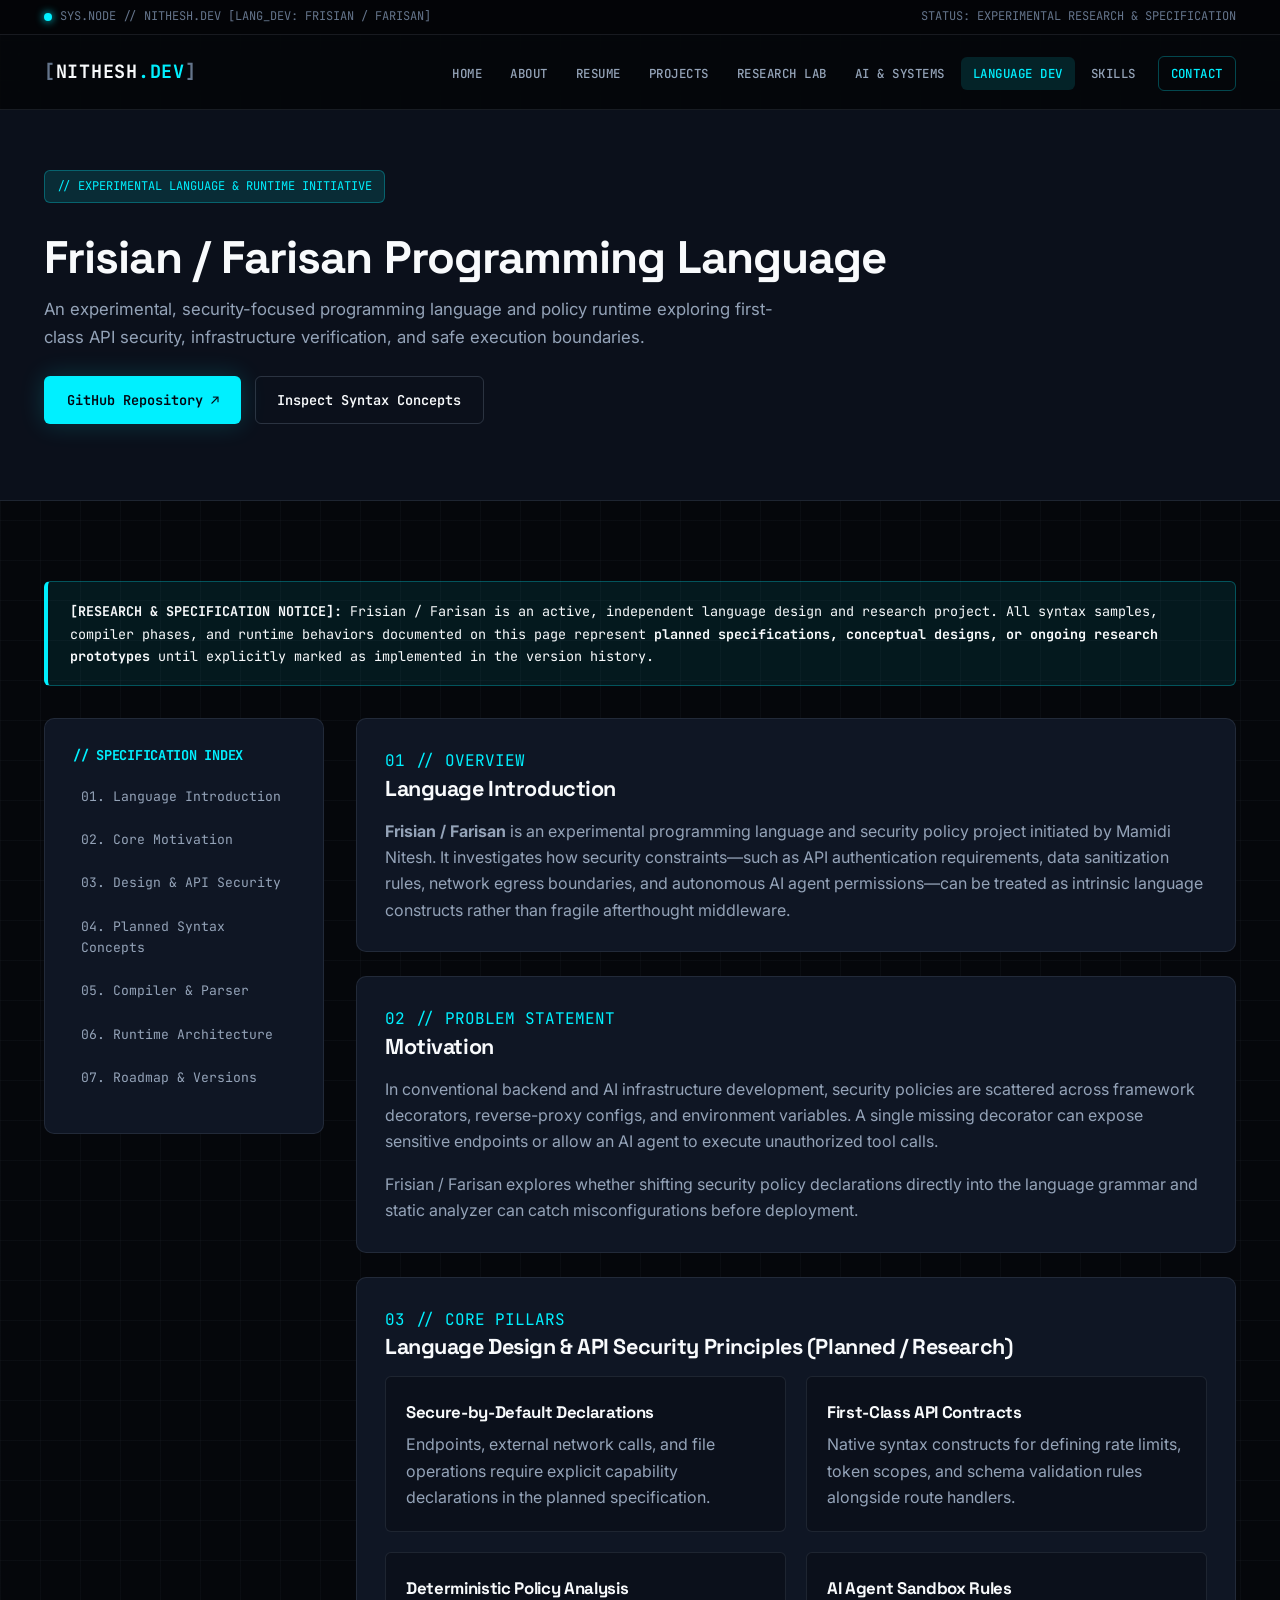
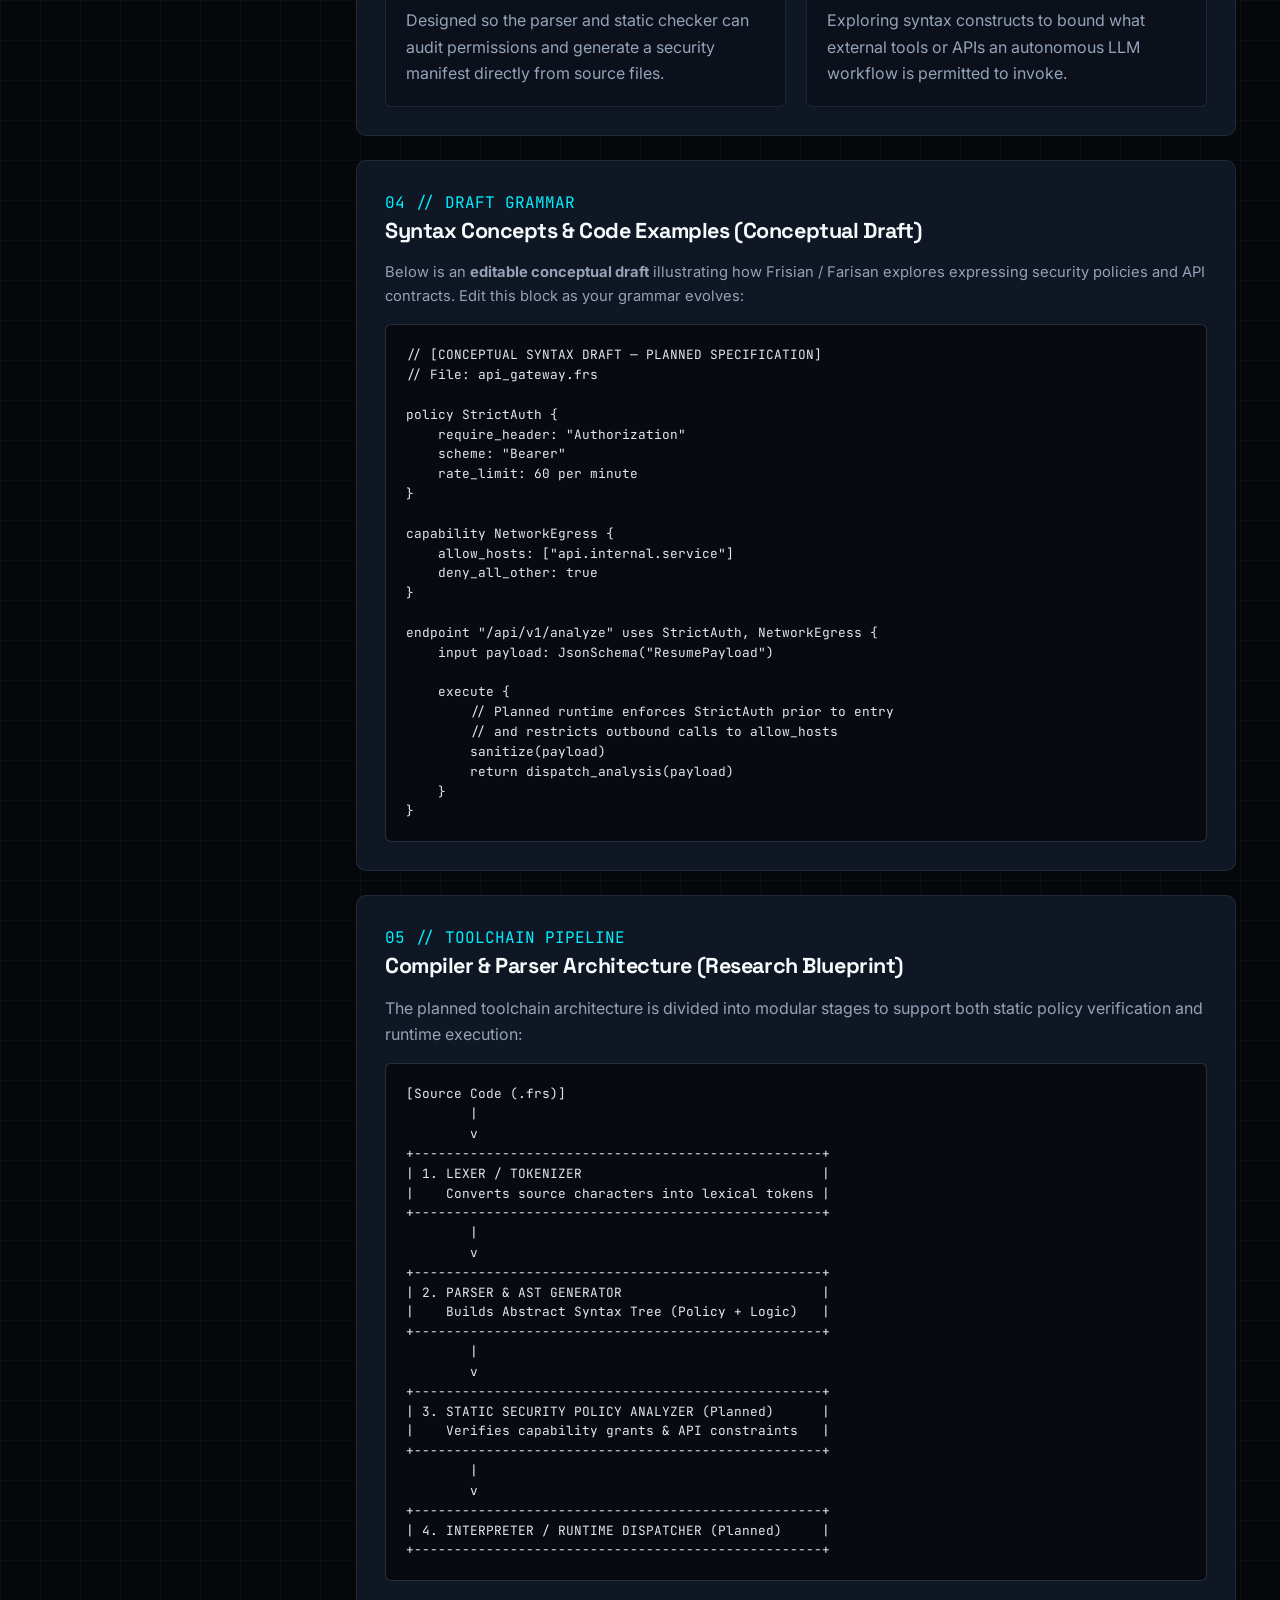
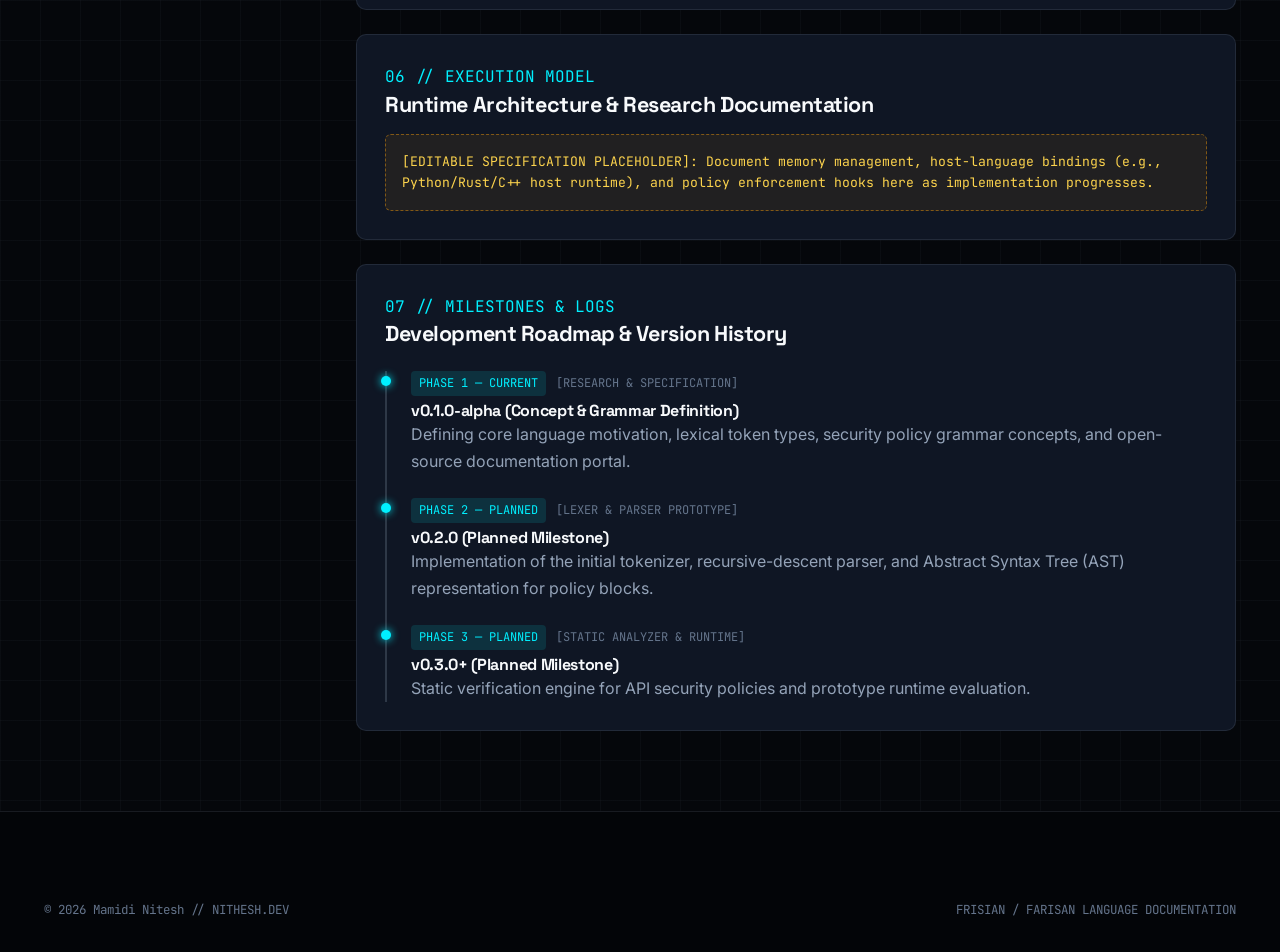
<file: language-development.html>
<!DOCTYPE html>
<html lang="en">
<head>
  <meta charset="UTF-8">
  <meta name="viewport" content="width=device-width, initial-scale=1.0">
  <meta name="description" content="Frisian / Farisan — Experimental Security-Focused Programming Language & Runtime Documentation by Mamidi Nitesh.">
  <title>Language Development (Frisian / Farisan) | NITHESH.DEV</title>
  <link rel="icon" type="image/svg+xml" href="assets/icons/favicon.svg">
  <link rel="preconnect" href="https://fonts.googleapis.com">
  <link rel="preconnect" href="https://fonts.gstatic.com" crossorigin>
  <link href="https://fonts.googleapis.com/css2?family=Inter:wght@300;400;500;600;700&family=JetBrains+Mono:wght@400;500;600;700&family=Space+Grotesk:wght@500;600;700&display=swap" rel="stylesheet">
  <link rel="stylesheet" href="css/style.css">
  <link rel="stylesheet" href="css/animations.css">
  <link rel="stylesheet" href="css/responsive.css">
</head>
<body class="bg-grid-pattern">

  <div class="system-bar">
    <div class="container system-bar-inner">
      <div class="sys-status">
        <span class="status-dot pulse"></span>
        <span class="mono-text">SYS.NODE // NITHESH.DEV [LANG_DEV: FRISIAN / FARISAN]</span>
      </div>
      <div class="sys-meta mono-text">
        <span>STATUS: EXPERIMENTAL RESEARCH &amp; SPECIFICATION</span>
      </div>
    </div>
  </div>

  <header class="site-header" id="site-header">
    <div class="container nav-container">
      <a href="index.html" class="brand-logo">
        <span class="logo-bracket">[</span>NITHESH<span class="logo-accent">.DEV</span><span class="logo-bracket">]</span>
      </a>
      <button class="mobile-menu-toggle" id="mobile-menu-toggle" aria-label="Toggle Navigation" aria-expanded="false">
        <span class="hamburger-line"></span>
        <span class="hamburger-line"></span>
        <span class="hamburger-line"></span>
      </button>
      <nav class="main-nav" id="main-nav">
        <ul class="nav-list">
          <li><a href="index.html" class="nav-link">HOME</a></li>
          <li><a href="about.html" class="nav-link">ABOUT</a></li>
          <li><a href="resume.html" class="nav-link">RESUME</a></li>
          <li><a href="projects.html" class="nav-link">PROJECTS</a></li>
          <li><a href="research.html" class="nav-link">RESEARCH LAB</a></li>
          <li><a href="ai-systems.html" class="nav-link">AI &amp; SYSTEMS</a></li>
          <li><a href="language-development.html" class="nav-link active">LANGUAGE DEV</a></li>
          <li><a href="skills.html" class="nav-link">SKILLS</a></li>
          <li><a href="contact.html" class="nav-link nav-cta">CONTACT</a></li>
        </ul>
      </nav>
    </div>
  </header>

  <main>
    <section class="page-hero">
      <div class="container">
        <div class="eyebrow-badge mono-text">
          <span class="badge-prefix">// EXPERIMENTAL LANGUAGE &amp; RUNTIME INITIATIVE</span>
        </div>
        <h1 class="page-title">Frisian / Farisan Programming Language</h1>
        <p class="page-subtitle">An experimental, security-focused programming language and policy runtime exploring first-class API security, infrastructure verification, and safe execution boundaries.</p>
        <div class="hero-actions mt-24">
          <a href="https://github.com/nithesh3-code" target="_blank" rel="noopener noreferrer" class="btn btn-primary">
            <span>GitHub Repository &nearr;</span>
          </a>
          <a href="#syntax-concepts" class="btn btn-outline">
            <span>Inspect Syntax Concepts</span>
          </a>
        </div>
      </div>
    </section>

    <section class="section">
      <div class="container">

        <!-- Research Disclaimer Banner -->
        <div class="notice-banner mono-text mb-32">
          <strong>[RESEARCH &amp; SPECIFICATION NOTICE]:</strong> Frisian / Farisan is an active, independent language design and research project. All syntax samples, compiler phases, and runtime behaviors documented on this page represent <strong>planned specifications, conceptual designs, or ongoing research prototypes</strong> until explicitly marked as implemented in the version history.
        </div>

        <div class="lang-doc-grid">
          <!-- Sidebar Table of Contents -->
          <aside class="doc-sidebar">
            <div class="panel-card sticky-panel">
              <h4 class="mono-text panel-subtitle">// SPECIFICATION INDEX</h4>
              <ul class="doc-nav-list mono-text">
                <li><a href="#introduction">01. Language Introduction</a></li>
                <li><a href="#motivation">02. Core Motivation</a></li>
                <li><a href="#design-principles">03. Design &amp; API Security</a></li>
                <li><a href="#syntax-concepts">04. Planned Syntax Concepts</a></li>
                <li><a href="#compiler-arch">05. Compiler &amp; Parser</a></li>
                <li><a href="#runtime-arch">06. Runtime Architecture</a></li>
                <li><a href="#roadmap">07. Roadmap &amp; Versions</a></li>
              </ul>
            </div>
          </aside>

          <!-- Main Documentation Content -->
          <div class="doc-content">

            <article id="introduction" class="panel-card mb-24">
              <span class="mono-text cyan-text">01 // OVERVIEW</span>
              <h2 class="panel-title">Language Introduction</h2>
              <p>
                <strong>Frisian / Farisan</strong> is an experimental programming language and security policy project initiated by Mamidi Nitesh. It investigates how security constraints—such as API authentication requirements, data sanitization rules, network egress boundaries, and autonomous AI agent permissions—can be treated as intrinsic language constructs rather than fragile afterthought middleware.
              </p>
            </article>

            <article id="motivation" class="panel-card mb-24">
              <span class="mono-text cyan-text">02 // PROBLEM STATEMENT</span>
              <h2 class="panel-title">Motivation</h2>
              <p>
                In conventional backend and AI infrastructure development, security policies are scattered across framework decorators, reverse-proxy configs, and environment variables. A single missing decorator can expose sensitive endpoints or allow an AI agent to execute unauthorized tool calls.
              </p>
              <p>
                Frisian / Farisan explores whether shifting security policy declarations directly into the language grammar and static analyzer can catch misconfigurations before deployment.
              </p>
            </article>

            <article id="design-principles" class="panel-card mb-24">
              <span class="mono-text cyan-text">03 // CORE PILLARS</span>
              <h2 class="panel-title">Language Design &amp; API Security Principles (Planned / Research)</h2>
              <div class="focus-grid">
                <div class="focus-item">
                  <h4>Secure-by-Default Declarations</h4>
                  <p>Endpoints, external network calls, and file operations require explicit capability declarations in the planned specification.</p>
                </div>
                <div class="focus-item">
                  <h4>First-Class API Contracts</h4>
                  <p>Native syntax constructs for defining rate limits, token scopes, and schema validation rules alongside route handlers.</p>
                </div>
                <div class="focus-item">
                  <h4>Deterministic Policy Analysis</h4>
                  <p>Designed so the parser and static checker can audit permissions and generate a security manifest directly from source files.</p>
                </div>
                <div class="focus-item">
                  <h4>AI Agent Sandbox Rules</h4>
                  <p>Exploring syntax constructs to bound what external tools or APIs an autonomous LLM workflow is permitted to invoke.</p>
                </div>
              </div>
            </article>

            <article id="syntax-concepts" class="panel-card mb-24">
              <span class="mono-text cyan-text">04 // DRAFT GRAMMAR</span>
              <h2 class="panel-title">Syntax Concepts &amp; Code Examples (Conceptual Draft)</h2>
              <p class="small-text">
                Below is an <strong>editable conceptual draft</strong> illustrating how Frisian / Farisan explores expressing security policies and API contracts. Edit this block as your grammar evolves:
              </p>
              <pre class="code-block mono-text"><code>// [CONCEPTUAL SYNTAX DRAFT — PLANNED SPECIFICATION]
// File: api_gateway.frs

policy StrictAuth {
    require_header: "Authorization"
    scheme: "Bearer"
    rate_limit: 60 per minute
}

capability NetworkEgress {
    allow_hosts: ["api.internal.service"]
    deny_all_other: true
}

endpoint "/api/v1/analyze" uses StrictAuth, NetworkEgress {
    input payload: JsonSchema("ResumePayload")

    execute {
        // Planned runtime enforces StrictAuth prior to entry
        // and restricts outbound calls to allow_hosts
        sanitize(payload)
        return dispatch_analysis(payload)
    }
}</code></pre>
            </article>

            <article id="compiler-arch" class="panel-card mb-24">
              <span class="mono-text cyan-text">05 // TOOLCHAIN PIPELINE</span>
              <h2 class="panel-title">Compiler &amp; Parser Architecture (Research Blueprint)</h2>
              <p>The planned toolchain architecture is divided into modular stages to support both static policy verification and runtime execution:</p>
              <pre class="arch-diagram mono-text">
[Source Code (.frs)]
        |
        v
+---------------------------------------------------+
| 1. LEXER / TOKENIZER                              |
|    Converts source characters into lexical tokens |
+---------------------------------------------------+
        |
        v
+---------------------------------------------------+
| 2. PARSER &amp; AST GENERATOR                         |
|    Builds Abstract Syntax Tree (Policy + Logic)   |
+---------------------------------------------------+
        |
        v
+---------------------------------------------------+
| 3. STATIC SECURITY POLICY ANALYZER (Planned)      |
|    Verifies capability grants &amp; API constraints   |
+---------------------------------------------------+
        |
        v
+---------------------------------------------------+
| 4. INTERPRETER / RUNTIME DISPATCHER (Planned)     |
+---------------------------------------------------+</pre>
            </article>

            <article id="runtime-arch" class="panel-card mb-24">
              <span class="mono-text cyan-text">06 // EXECUTION MODEL</span>
              <h2 class="panel-title">Runtime Architecture &amp; Research Documentation</h2>
              <p class="placeholder-box mono-text">
                [EDITABLE SPECIFICATION PLACEHOLDER]: Document memory management, host-language bindings (e.g., Python/Rust/C++ host runtime), and policy enforcement hooks here as implementation progresses.
              </p>
            </article>

            <article id="roadmap" class="panel-card">
              <span class="mono-text cyan-text">07 // MILESTONES &amp; LOGS</span>
              <h2 class="panel-title">Development Roadmap &amp; Version History</h2>

              <div class="timeline-log mt-16">
                <div class="log-item">
                  <div class="log-meta mono-text">
                    <span class="log-badge">PHASE 1 — CURRENT</span>
                    <span>[RESEARCH &amp; SPECIFICATION]</span>
                  </div>
                  <h4>v0.1.0-alpha (Concept &amp; Grammar Definition)</h4>
                  <p>Defining core language motivation, lexical token types, security policy grammar concepts, and open-source documentation portal.</p>
                </div>

                <div class="log-item">
                  <div class="log-meta mono-text">
                    <span class="log-badge">PHASE 2 — PLANNED</span>
                    <span>[LEXER &amp; PARSER PROTOTYPE]</span>
                  </div>
                  <h4>v0.2.0 (Planned Milestone)</h4>
                  <p>Implementation of the initial tokenizer, recursive-descent parser, and Abstract Syntax Tree (AST) representation for policy blocks.</p>
                </div>

                <div class="log-item">
                  <div class="log-meta mono-text">
                    <span class="log-badge">PHASE 3 — PLANNED</span>
                    <span>[STATIC ANALYZER &amp; RUNTIME]</span>
                  </div>
                  <h4>v0.3.0+ (Planned Milestone)</h4>
                  <p>Static verification engine for API security policies and prototype runtime evaluation.</p>
                </div>
              </div>
            </article>

          </div>
        </div>

      </div>
    </section>
  </main>

  <button id="back-to-top" class="back-to-top" aria-label="Scroll back to top">
    <svg width="20" height="20" viewBox="0 0 24 24" fill="none" stroke="currentColor" stroke-width="2"><path d="M18 15l-6-6-6 6"/></svg>
  </button>

  <footer class="site-footer">
    <div class="container footer-bottom mono-text">
      <span>&copy; <span id="current-year">2026</span> Mamidi Nitesh // NITHESH.DEV</span>
      <span>FRISIAN / FARISAN LANGUAGE DOCUMENTATION</span>
    </div>
  </footer>

  <script src="js/navigation.js"></script>
  <script src="js/main.js"></script>
</body>
</html>
</file>
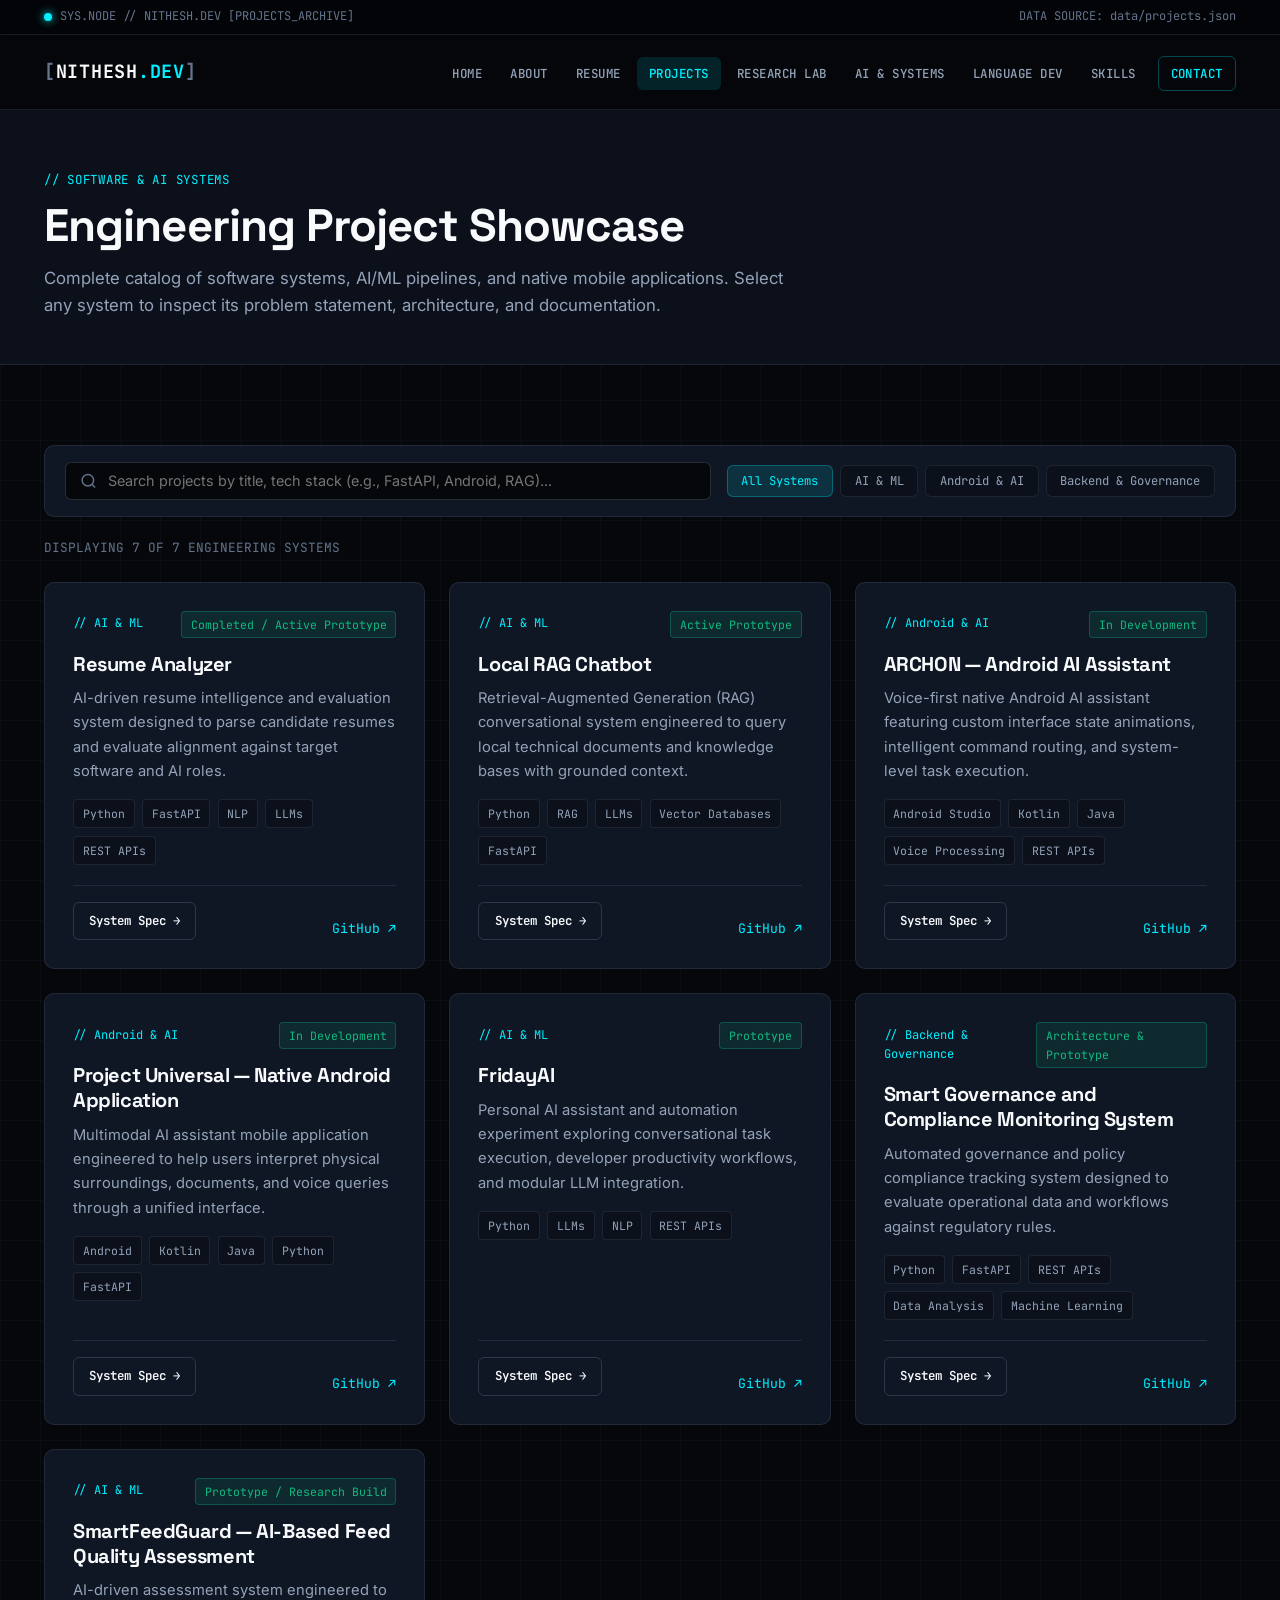
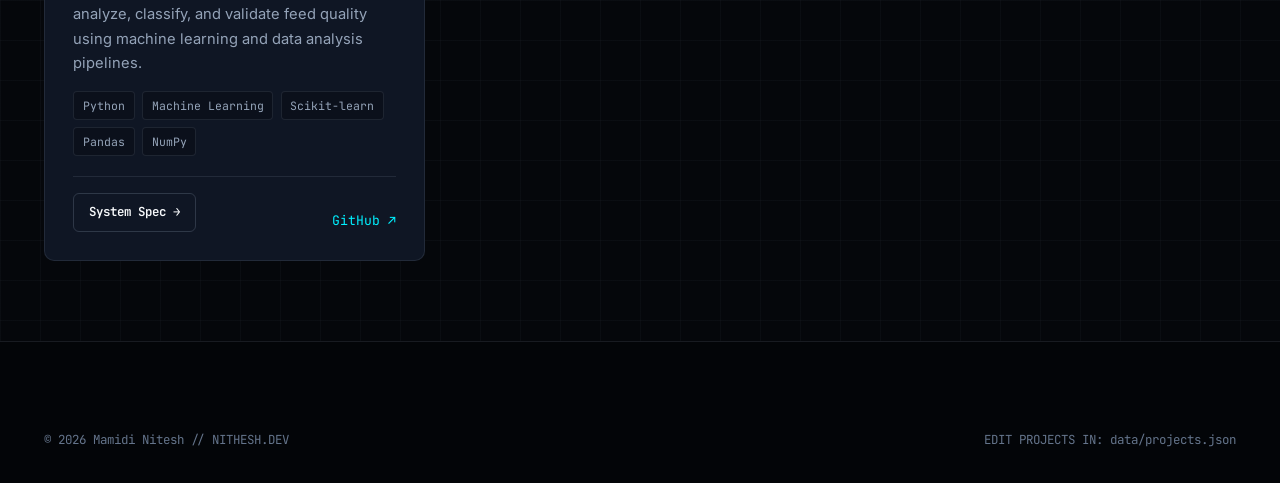
<file: projects.html>
<!DOCTYPE html>
<html lang="en">
<head>
  <meta charset="UTF-8">
  <meta name="viewport" content="width=device-width, initial-scale=1.0">
  <meta name="description" content="Software Engineering and AI/ML Projects by Mamidi Nitesh — Resume Analyzer, Local RAG Chatbot, ARCHON, Project Universal, FridayAI, Smart Governance, and SmartFeedGuard.">
  <title>Projects | NITHESH.DEV — Software & AI Systems Showcase</title>
  <link rel="icon" type="image/svg+xml" href="assets/icons/favicon.svg">
  <link rel="preconnect" href="https://fonts.googleapis.com">
  <link rel="preconnect" href="https://fonts.gstatic.com" crossorigin>
  <link href="https://fonts.googleapis.com/css2?family=Inter:wght@300;400;500;600;700&family=JetBrains+Mono:wght@400;500;600;700&family=Space+Grotesk:wght@500;600;700&display=swap" rel="stylesheet">
  <link rel="stylesheet" href="css/style.css">
  <link rel="stylesheet" href="css/animations.css">
  <link rel="stylesheet" href="css/responsive.css">
</head>
<body class="bg-grid-pattern">

  <div class="system-bar">
    <div class="container system-bar-inner">
      <div class="sys-status">
        <span class="status-dot pulse"></span>
        <span class="mono-text">SYS.NODE // NITHESH.DEV [PROJECTS_ARCHIVE]</span>
      </div>
      <div class="sys-meta mono-text">
        <span>DATA SOURCE: data/projects.json</span>
      </div>
    </div>
  </div>

  <header class="site-header" id="site-header">
    <div class="container nav-container">
      <a href="index.html" class="brand-logo">
        <span class="logo-bracket">[</span>NITHESH<span class="logo-accent">.DEV</span><span class="logo-bracket">]</span>
      </a>
      <button class="mobile-menu-toggle" id="mobile-menu-toggle" aria-label="Toggle Navigation" aria-expanded="false">
        <span class="hamburger-line"></span>
        <span class="hamburger-line"></span>
        <span class="hamburger-line"></span>
      </button>
      <nav class="main-nav" id="main-nav">
        <ul class="nav-list">
          <li><a href="index.html" class="nav-link">HOME</a></li>
          <li><a href="about.html" class="nav-link">ABOUT</a></li>
          <li><a href="resume.html" class="nav-link">RESUME</a></li>
          <li><a href="projects.html" class="nav-link active">PROJECTS</a></li>
          <li><a href="research.html" class="nav-link">RESEARCH LAB</a></li>
          <li><a href="ai-systems.html" class="nav-link">AI &amp; SYSTEMS</a></li>
          <li><a href="language-development.html" class="nav-link">LANGUAGE DEV</a></li>
          <li><a href="skills.html" class="nav-link">SKILLS</a></li>
          <li><a href="contact.html" class="nav-link nav-cta">CONTACT</a></li>
        </ul>
      </nav>
    </div>
  </header>

  <main>
    <section class="page-hero">
      <div class="container">
        <span class="section-tag mono-text">// SOFTWARE &amp; AI SYSTEMS</span>
        <h1 class="page-title">Engineering Project Showcase</h1>
        <p class="page-subtitle">Complete catalog of software systems, AI/ML pipelines, and native mobile applications. Select any system to inspect its problem statement, architecture, and documentation.</p>
      </div>
    </section>

    <section class="section">
      <div class="container">
        <!-- Search and Filter Controls -->
        <div class="controls-bar">
          <div class="search-input-wrap">
            <svg width="18" height="18" viewBox="0 0 24 24" fill="none" stroke="currentColor" stroke-width="2"><circle cx="11" cy="11" r="8"/><path d="M21 21l-4.35-4.35"/></svg>
            <input type="search" id="project-search-input" class="search-input" placeholder="Search projects by title, tech stack (e.g., FastAPI, Android, RAG)..." aria-label="Search projects">
          </div>

          <div class="filter-group" id="project-category-filters" role="group" aria-label="Filter projects by category">
            <button class="filter-btn active" data-category="all">All Systems</button>
            <button class="filter-btn" data-category="AI & ML">AI &amp; ML</button>
            <button class="filter-btn" data-category="Android & AI">Android &amp; AI</button>
            <button class="filter-btn" data-category="Backend & Governance">Backend &amp; Governance</button>
          </div>
        </div>

        <div class="results-meta mono-text" id="projects-count-meta">
          Showing all projects...
        </div>

        <!-- Projects Grid -->
        <div id="all-projects-grid" class="projects-grid">
          <div class="loading-state mono-text">Initializing project directory from data/projects.json...</div>
        </div>
      </div>
    </section>
  </main>

  <button id="back-to-top" class="back-to-top" aria-label="Scroll back to top">
    <svg width="20" height="20" viewBox="0 0 24 24" fill="none" stroke="currentColor" stroke-width="2"><path d="M18 15l-6-6-6 6"/></svg>
  </button>

  <footer class="site-footer">
    <div class="container footer-bottom mono-text">
      <span>&copy; <span id="current-year">2026</span> Mamidi Nitesh // NITHESH.DEV</span>
      <span>EDIT PROJECTS IN: <code>data/projects.json</code></span>
    </div>
  </footer>

  <script src="js/navigation.js"></script>
  <script src="js/main.js"></script>
  <script src="js/search.js"></script>
  <script src="js/projects.js"></script>
</body>
</html>
</file>
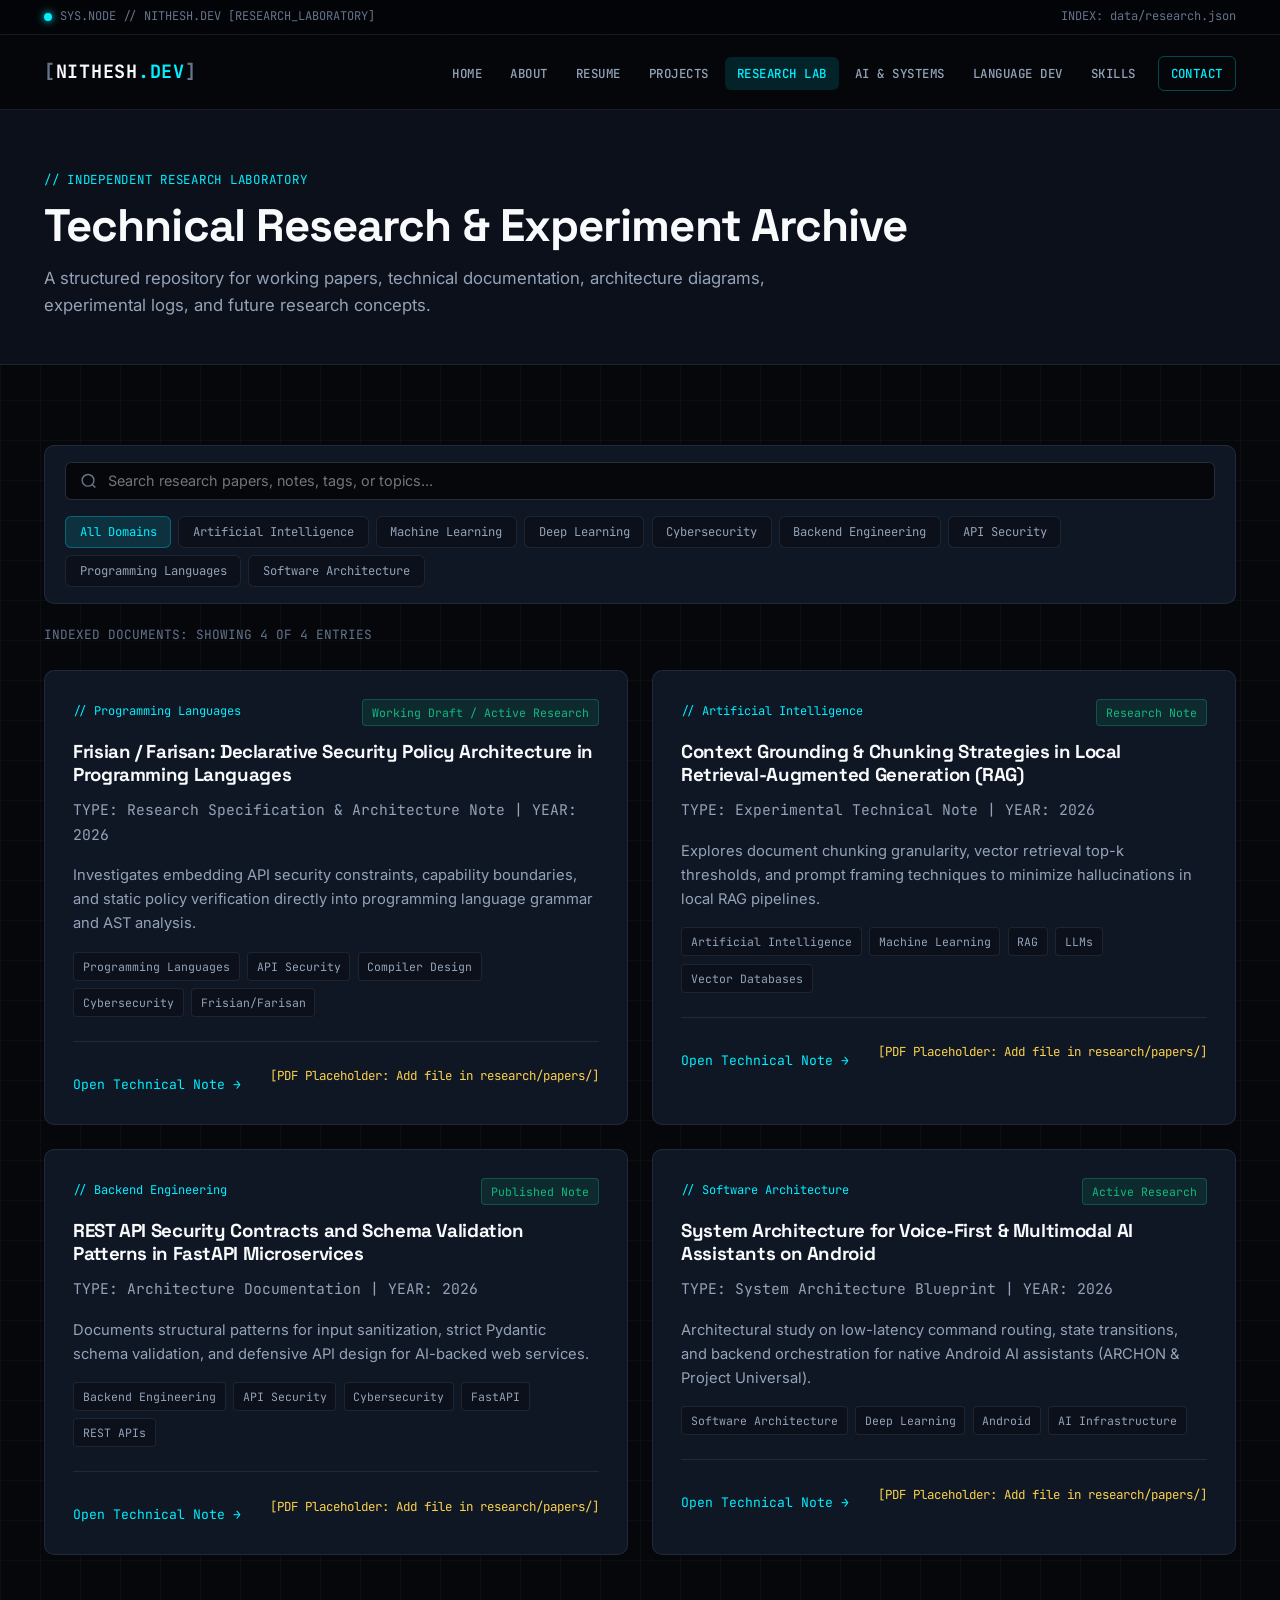
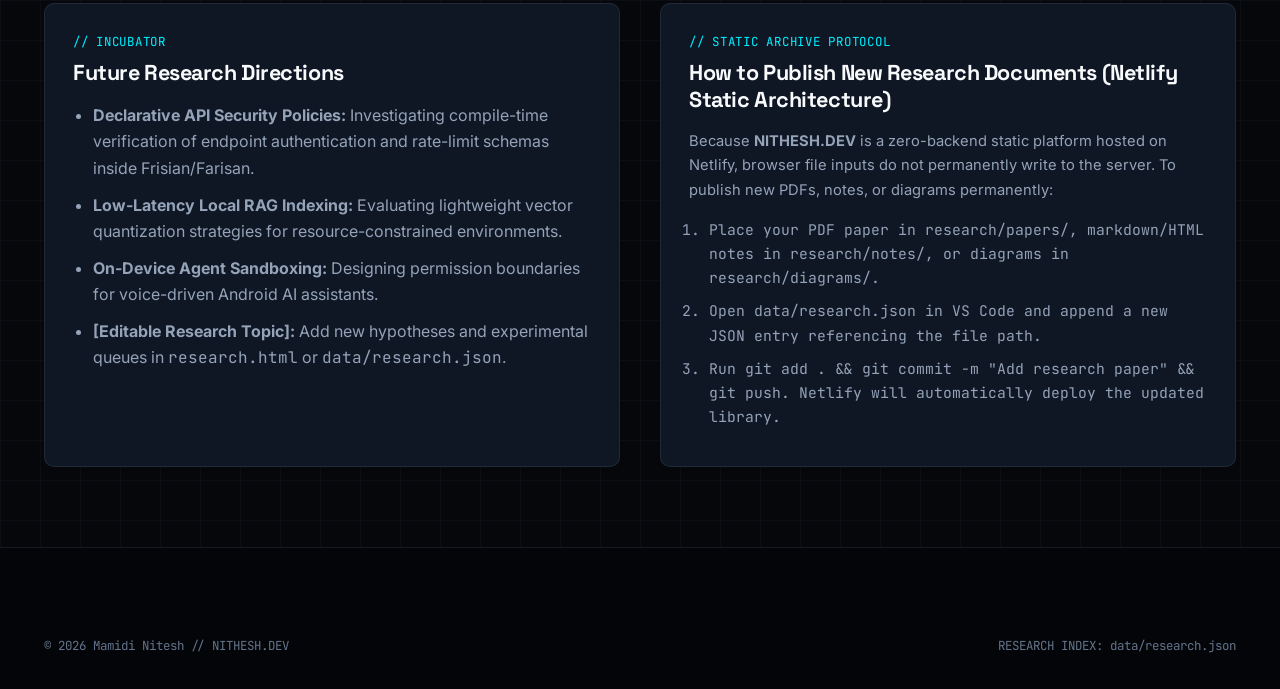
<file: research.html>
<!DOCTYPE html>
<html lang="en">
<head>
  <meta charset="UTF-8">
  <meta name="viewport" content="width=device-width, initial-scale=1.0">
  <meta name="description" content="Independent Research Laboratory of Mamidi Nitesh — AI, Machine Learning, Deep Learning, Cybersecurity, Backend Engineering, API Security, and Programming Languages.">
  <title>Research Lab | NITHESH.DEV — Independent Technical Research</title>
  <link rel="icon" type="image/svg+xml" href="assets/icons/favicon.svg">
  <link rel="preconnect" href="https://fonts.googleapis.com">
  <link rel="preconnect" href="https://fonts.gstatic.com" crossorigin>
  <link href="https://fonts.googleapis.com/css2?family=Inter:wght@300;400;500;600;700&family=JetBrains+Mono:wght@400;500;600;700&family=Space+Grotesk:wght@500;600;700&display=swap" rel="stylesheet">
  <link rel="stylesheet" href="css/style.css">
  <link rel="stylesheet" href="css/animations.css">
  <link rel="stylesheet" href="css/responsive.css">
</head>
<body class="bg-grid-pattern">

  <div class="system-bar">
    <div class="container system-bar-inner">
      <div class="sys-status">
        <span class="status-dot pulse"></span>
        <span class="mono-text">SYS.NODE // NITHESH.DEV [RESEARCH_LABORATORY]</span>
      </div>
      <div class="sys-meta mono-text">
        <span>INDEX: data/research.json</span>
      </div>
    </div>
  </div>

  <header class="site-header" id="site-header">
    <div class="container nav-container">
      <a href="index.html" class="brand-logo">
        <span class="logo-bracket">[</span>NITHESH<span class="logo-accent">.DEV</span><span class="logo-bracket">]</span>
      </a>
      <button class="mobile-menu-toggle" id="mobile-menu-toggle" aria-label="Toggle Navigation" aria-expanded="false">
        <span class="hamburger-line"></span>
        <span class="hamburger-line"></span>
        <span class="hamburger-line"></span>
      </button>
      <nav class="main-nav" id="main-nav">
        <ul class="nav-list">
          <li><a href="index.html" class="nav-link">HOME</a></li>
          <li><a href="about.html" class="nav-link">ABOUT</a></li>
          <li><a href="resume.html" class="nav-link">RESUME</a></li>
          <li><a href="projects.html" class="nav-link">PROJECTS</a></li>
          <li><a href="research.html" class="nav-link active">RESEARCH LAB</a></li>
          <li><a href="ai-systems.html" class="nav-link">AI &amp; SYSTEMS</a></li>
          <li><a href="language-development.html" class="nav-link">LANGUAGE DEV</a></li>
          <li><a href="skills.html" class="nav-link">SKILLS</a></li>
          <li><a href="contact.html" class="nav-link nav-cta">CONTACT</a></li>
        </ul>
      </nav>
    </div>
  </header>

  <main>
    <section class="page-hero">
      <div class="container">
        <span class="section-tag mono-text">// INDEPENDENT RESEARCH LABORATORY</span>
        <h1 class="page-title">Technical Research &amp; Experiment Archive</h1>
        <p class="page-subtitle">A structured repository for working papers, technical documentation, architecture diagrams, experimental logs, and future research concepts.</p>
      </div>
    </section>

    <section class="section">
      <div class="container">

        <!-- Search & Category Filter Controls -->
        <div class="controls-bar">
          <div class="search-input-wrap">
            <svg width="18" height="18" viewBox="0 0 24 24" fill="none" stroke="currentColor" stroke-width="2"><circle cx="11" cy="11" r="8"/><path d="M21 21l-4.35-4.35"/></svg>
            <input type="search" id="research-search-input" class="search-input" placeholder="Search research papers, notes, tags, or topics..." aria-label="Search research">
          </div>

          <div class="filter-group" id="research-category-filters" role="group" aria-label="Filter research by domain">
            <button class="filter-btn active" data-category="all">All Domains</button>
            <button class="filter-btn" data-category="Artificial Intelligence">Artificial Intelligence</button>
            <button class="filter-btn" data-category="Machine Learning">Machine Learning</button>
            <button class="filter-btn" data-category="Deep Learning">Deep Learning</button>
            <button class="filter-btn" data-category="Cybersecurity">Cybersecurity</button>
            <button class="filter-btn" data-category="Backend Engineering">Backend Engineering</button>
            <button class="filter-btn" data-category="API Security">API Security</button>
            <button class="filter-btn" data-category="Programming Languages">Programming Languages</button>
            <button class="filter-btn" data-category="Software Architecture">Software Architecture</button>
          </div>
        </div>

        <div class="results-meta mono-text" id="research-count-meta">
          Loading research index...
        </div>

        <!-- Research Cards Grid -->
        <div id="research-library-grid" class="research-grid">
          <div class="loading-state mono-text">Fetching research catalog from data/research.json...</div>
        </div>

        <!-- Future Research Ideas & Static Repository Workflow Guide -->
        <div class="split-section mt-48">
          <div class="panel-card">
            <span class="section-tag mono-text">// INCUBATOR</span>
            <h3 class="panel-title">Future Research Directions</h3>
            <ul class="bullet-list">
              <li><strong>Declarative API Security Policies:</strong> Investigating compile-time verification of endpoint authentication and rate-limit schemas inside Frisian/Farisan.</li>
              <li><strong>Low-Latency Local RAG Indexing:</strong> Evaluating lightweight vector quantization strategies for resource-constrained environments.</li>
              <li><strong>On-Device Agent Sandboxing:</strong> Designing permission boundaries for voice-driven Android AI assistants.</li>
              <li><strong>[Editable Research Topic]:</strong> Add new hypotheses and experimental queues in <code>research.html</code> or <code>data/research.json</code>.</li>
            </ul>
          </div>

          <div class="panel-card">
            <span class="section-tag mono-text">// STATIC ARCHIVE PROTOCOL</span>
            <h3 class="panel-title">How to Publish New Research Documents (Netlify Static Architecture)</h3>
            <p class="small-text">
              Because <strong>NITHESH.DEV</strong> is a zero-backend static platform hosted on Netlify, browser file inputs do not permanently write to the server. To publish new PDFs, notes, or diagrams permanently:
            </p>
            <ol class="numbered-list mono-text small-text">
              <li>Place your PDF paper in <code>research/papers/</code>, markdown/HTML notes in <code>research/notes/</code>, or diagrams in <code>research/diagrams/</code>.</li>
              <li>Open <code>data/research.json</code> in VS Code and append a new JSON entry referencing the file path.</li>
              <li>Run <code>git add . && git commit -m "Add research paper" && git push</code>. Netlify will automatically deploy the updated library.</li>
            </ol>
          </div>
        </div>

      </div>
    </section>
  </main>

  <button id="back-to-top" class="back-to-top" aria-label="Scroll back to top">
    <svg width="20" height="20" viewBox="0 0 24 24" fill="none" stroke="currentColor" stroke-width="2"><path d="M18 15l-6-6-6 6"/></svg>
  </button>

  <footer class="site-footer">
    <div class="container footer-bottom mono-text">
      <span>&copy; <span id="current-year">2026</span> Mamidi Nitesh // NITHESH.DEV</span>
      <span>RESEARCH INDEX: <code>data/research.json</code></span>
    </div>
  </footer>

  <script src="js/navigation.js"></script>
  <script src="js/main.js"></script>
  <script src="js/search.js"></script>
  <script src="js/research.js"></script>
</body>
</html>
</file>
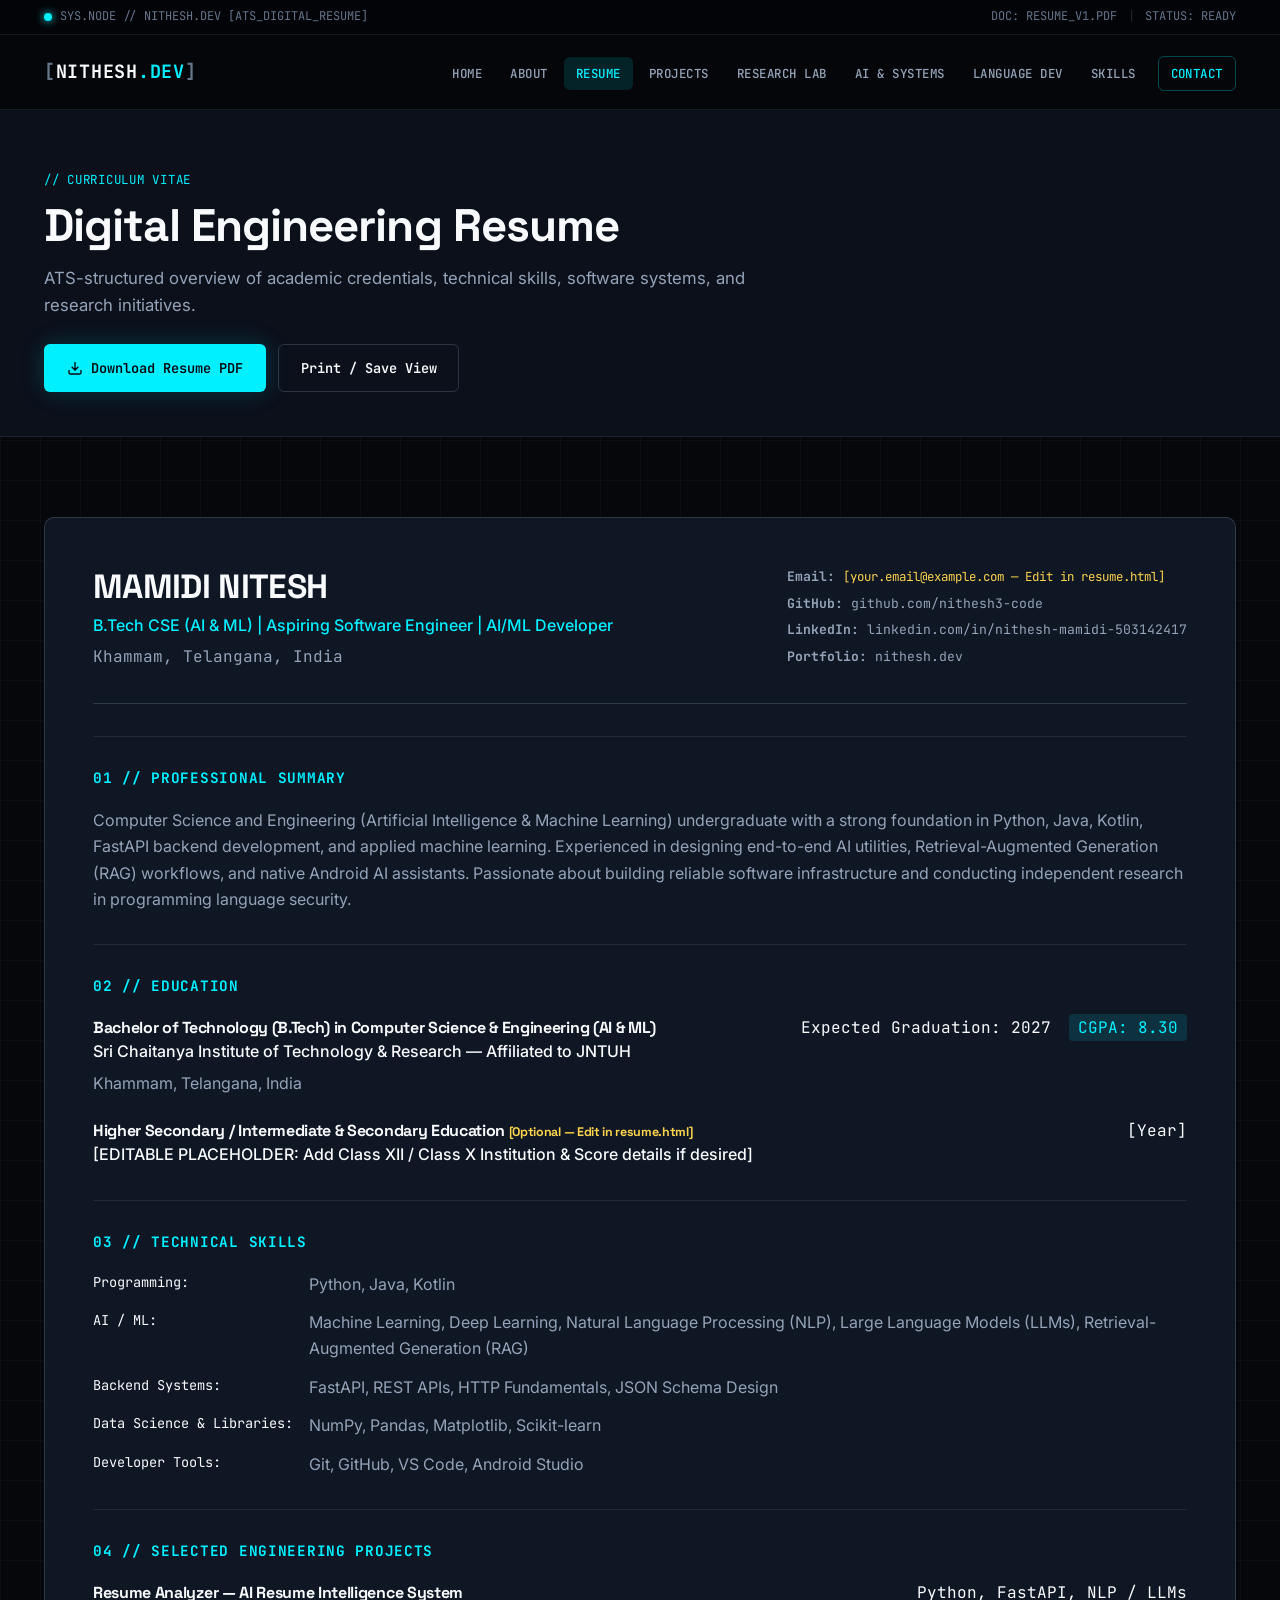
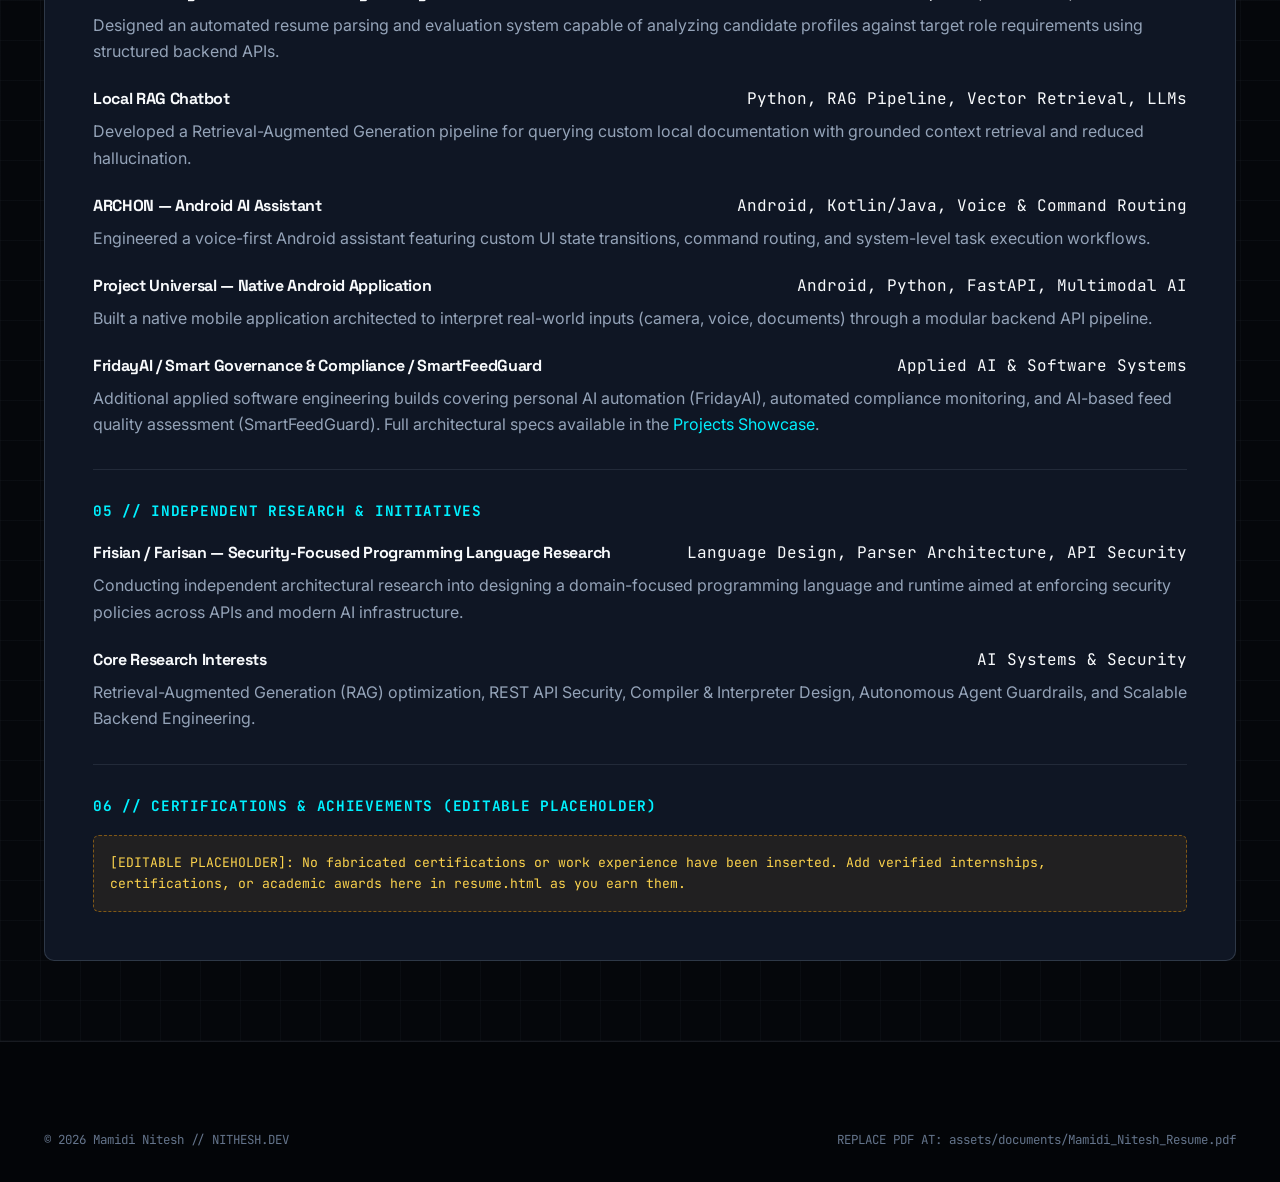
<file: resume.html>
<!DOCTYPE html>
<html lang="en">
<head>
  <meta charset="UTF-8">
  <meta name="viewport" content="width=device-width, initial-scale=1.0">
  <meta name="description" content="Digital Resume and CV of Mamidi Nitesh — B.Tech CSE (AI & ML), Aspiring Software Engineer and AI/ML Developer.">
  <title>Resume | NITHESH.DEV — Mamidi Nitesh</title>
  <link rel="icon" type="image/svg+xml" href="assets/icons/favicon.svg">
  <link rel="preconnect" href="https://fonts.googleapis.com">
  <link rel="preconnect" href="https://fonts.gstatic.com" crossorigin>
  <link href="https://fonts.googleapis.com/css2?family=Inter:wght@300;400;500;600;700&family=JetBrains+Mono:wght@400;500;600;700&family=Space+Grotesk:wght@500;600;700&display=swap" rel="stylesheet">
  <link rel="stylesheet" href="css/style.css">
  <link rel="stylesheet" href="css/animations.css">
  <link rel="stylesheet" href="css/responsive.css">
</head>
<body class="bg-grid-pattern">

  <div class="system-bar">
    <div class="container system-bar-inner">
      <div class="sys-status">
        <span class="status-dot pulse"></span>
        <span class="mono-text">SYS.NODE // NITHESH.DEV [ATS_DIGITAL_RESUME]</span>
      </div>
      <div class="sys-meta mono-text">
        <span>DOC: RESUME_V1.PDF</span>
        <span class="divider">|</span>
        <span>STATUS: READY</span>
      </div>
    </div>
  </div>

  <header class="site-header" id="site-header">
    <div class="container nav-container">
      <a href="index.html" class="brand-logo">
        <span class="logo-bracket">[</span>NITHESH<span class="logo-accent">.DEV</span><span class="logo-bracket">]</span>
      </a>
      <button class="mobile-menu-toggle" id="mobile-menu-toggle" aria-label="Toggle Navigation" aria-expanded="false">
        <span class="hamburger-line"></span>
        <span class="hamburger-line"></span>
        <span class="hamburger-line"></span>
      </button>
      <nav class="main-nav" id="main-nav">
        <ul class="nav-list">
          <li><a href="index.html" class="nav-link">HOME</a></li>
          <li><a href="about.html" class="nav-link">ABOUT</a></li>
          <li><a href="resume.html" class="nav-link active">RESUME</a></li>
          <li><a href="projects.html" class="nav-link">PROJECTS</a></li>
          <li><a href="research.html" class="nav-link">RESEARCH LAB</a></li>
          <li><a href="ai-systems.html" class="nav-link">AI &amp; SYSTEMS</a></li>
          <li><a href="language-development.html" class="nav-link">LANGUAGE DEV</a></li>
          <li><a href="skills.html" class="nav-link">SKILLS</a></li>
          <li><a href="contact.html" class="nav-link nav-cta">CONTACT</a></li>
        </ul>
      </nav>
    </div>
  </header>

  <main>
    <section class="page-hero">
      <div class="container resume-hero-flex">
        <div>
          <span class="section-tag mono-text">// CURRICULUM VITAE</span>
          <h1 class="page-title">Digital Engineering Resume</h1>
          <p class="page-subtitle">ATS-structured overview of academic credentials, technical skills, software systems, and research initiatives.</p>
        </div>
        <div class="resume-actions">
          <a href="assets/documents/Mamidi_Nitesh_Resume.pdf" class="btn btn-primary" download>
            <svg width="16" height="16" viewBox="0 0 24 24" fill="none" stroke="currentColor" stroke-width="2"><path d="M21 15v4a2 2 0 0 1-2 2H5a2 2 0 0 1-2-2v-4M7 10l5 5 5-5M12 15V3"/></svg>
            <span>Download Resume PDF</span>
          </a>
          <button onclick="window.print()" class="btn btn-outline">
            <span>Print / Save View</span>
          </button>
        </div>
      </div>
    </section>

    <section class="section">
      <div class="container">
        <div class="resume-sheet">

          <!-- Resume Header -->
          <div class="resume-header-block">
            <div>
              <h2 class="resume-name">MAMIDI NITESH</h2>
              <p class="resume-role">B.Tech CSE (AI &amp; ML) | Aspiring Software Engineer | AI/ML Developer</p>
              <p class="resume-location mono-text">Khammam, Telangana, India</p>
            </div>
            <div class="resume-contact-links mono-text">
              <div><strong>Email:</strong> <span class="editable-tag">[your.email@example.com — Edit in resume.html]</span></div>
              <div><strong>GitHub:</strong> <a href="https://github.com/nithesh3-code" target="_blank" rel="noopener noreferrer">github.com/nithesh3-code</a></div>
              <div><strong>LinkedIn:</strong> <a href="https://www.linkedin.com/in/nithesh-mamidi-503142417/" target="_blank" rel="noopener noreferrer">linkedin.com/in/nithesh-mamidi-503142417</a></div>
              <div><strong>Portfolio:</strong> <a href="index.html">nithesh.dev</a></div>
            </div>
          </div>

          <!-- Professional Summary -->
          <div class="resume-section">
            <h3 class="resume-section-title mono-text">01 // PROFESSIONAL SUMMARY</h3>
            <p>
              Computer Science and Engineering (Artificial Intelligence &amp; Machine Learning) undergraduate with a strong foundation in Python, Java, Kotlin, FastAPI backend development, and applied machine learning. Experienced in designing end-to-end AI utilities, Retrieval-Augmented Generation (RAG) workflows, and native Android AI assistants. Passionate about building reliable software infrastructure and conducting independent research in programming language security.
            </p>
          </div>

          <!-- Education -->
          <div class="resume-section">
            <h3 class="resume-section-title mono-text">02 // EDUCATION</h3>

            <div class="resume-item">
              <div class="resume-item-header">
                <div>
                  <h4>Bachelor of Technology (B.Tech) in Computer Science &amp; Engineering (AI &amp; ML)</h4>
                  <p class="institution">Sri Chaitanya Institute of Technology &amp; Research — Affiliated to JNTUH</p>
                </div>
                <div class="resume-meta mono-text">
                  <span>Expected Graduation: 2027</span>
                  <span class="highlight-badge">CGPA: 8.30</span>
                </div>
              </div>
              <p class="resume-location-sub">Khammam, Telangana, India</p>
            </div>

            <div class="resume-item">
              <div class="resume-item-header">
                <div>
                  <h4>Higher Secondary / Intermediate &amp; Secondary Education <span class="editable-tag">[Optional — Edit in resume.html]</span></h4>
                  <p class="institution">[EDITABLE PLACEHOLDER: Add Class XII / Class X Institution &amp; Score details if desired]</p>
                </div>
                <div class="resume-meta mono-text">
                  <span>[Year]</span>
                </div>
              </div>
            </div>
          </div>

          <!-- Technical Skills -->
          <div class="resume-section">
            <h3 class="resume-section-title mono-text">03 // TECHNICAL SKILLS</h3>
            <div class="resume-skills-grid">
              <div class="skill-row">
                <span class="skill-cat mono-text">Programming:</span>
                <span class="skill-vals">Python, Java, Kotlin</span>
              </div>
              <div class="skill-row">
                <span class="skill-cat mono-text">AI / ML:</span>
                <span class="skill-vals">Machine Learning, Deep Learning, Natural Language Processing (NLP), Large Language Models (LLMs), Retrieval-Augmented Generation (RAG)</span>
              </div>
              <div class="skill-row">
                <span class="skill-cat mono-text">Backend Systems:</span>
                <span class="skill-vals">FastAPI, REST APIs, HTTP Fundamentals, JSON Schema Design</span>
              </div>
              <div class="skill-row">
                <span class="skill-cat mono-text">Data Science &amp; Libraries:</span>
                <span class="skill-vals">NumPy, Pandas, Matplotlib, Scikit-learn</span>
              </div>
              <div class="skill-row">
                <span class="skill-cat mono-text">Developer Tools:</span>
                <span class="skill-vals">Git, GitHub, VS Code, Android Studio</span>
              </div>
            </div>
          </div>

          <!-- Engineering Projects -->
          <div class="resume-section">
            <h3 class="resume-section-title mono-text">04 // SELECTED ENGINEERING PROJECTS</h3>

            <div class="resume-item">
              <div class="resume-item-header">
                <h4>Resume Analyzer — AI Resume Intelligence System</h4>
                <span class="mono-text">Python, FastAPI, NLP / LLMs</span>
              </div>
              <p>Designed an automated resume parsing and evaluation system capable of analyzing candidate profiles against target role requirements using structured backend APIs.</p>
            </div>

            <div class="resume-item">
              <div class="resume-item-header">
                <h4>Local RAG Chatbot</h4>
                <span class="mono-text">Python, RAG Pipeline, Vector Retrieval, LLMs</span>
              </div>
              <p>Developed a Retrieval-Augmented Generation pipeline for querying custom local documentation with grounded context retrieval and reduced hallucination.</p>
            </div>

            <div class="resume-item">
              <div class="resume-item-header">
                <h4>ARCHON — Android AI Assistant</h4>
                <span class="mono-text">Android, Kotlin/Java, Voice &amp; Command Routing</span>
              </div>
              <p>Engineered a voice-first Android assistant featuring custom UI state transitions, command routing, and system-level task execution workflows.</p>
            </div>

            <div class="resume-item">
              <div class="resume-item-header">
                <h4>Project Universal — Native Android Application</h4>
                <span class="mono-text">Android, Python, FastAPI, Multimodal AI</span>
              </div>
              <p>Built a native mobile application architected to interpret real-world inputs (camera, voice, documents) through a modular backend API pipeline.</p>
            </div>

            <div class="resume-item">
              <div class="resume-item-header">
                <h4>FridayAI / Smart Governance &amp; Compliance / SmartFeedGuard</h4>
                <span class="mono-text">Applied AI &amp; Software Systems</span>
              </div>
              <p>Additional applied software engineering builds covering personal AI automation (FridayAI), automated compliance monitoring, and AI-based feed quality assessment (SmartFeedGuard). Full architectural specs available in the <a href="projects.html" class="cyan-text">Projects Showcase</a>.</p>
            </div>
          </div>

          <!-- Independent Research & Language Development -->
          <div class="resume-section">
            <h3 class="resume-section-title mono-text">05 // INDEPENDENT RESEARCH &amp; INITIATIVES</h3>
            <div class="resume-item">
              <div class="resume-item-header">
                <h4>Frisian / Farisan — Security-Focused Programming Language Research</h4>
                <span class="mono-text">Language Design, Parser Architecture, API Security</span>
              </div>
              <p>Conducting independent architectural research into designing a domain-focused programming language and runtime aimed at enforcing security policies across APIs and modern AI infrastructure.</p>
            </div>
            <div class="resume-item">
              <div class="resume-item-header">
                <h4>Core Research Interests</h4>
                <span class="mono-text">AI Systems &amp; Security</span>
              </div>
              <p>Retrieval-Augmented Generation (RAG) optimization, REST API Security, Compiler &amp; Interpreter Design, Autonomous Agent Guardrails, and Scalable Backend Engineering.</p>
            </div>
          </div>

          <!-- Editable Placeholders for Future Additions -->
          <div class="resume-section">
            <h3 class="resume-section-title mono-text">06 // CERTIFICATIONS &amp; ACHIEVEMENTS (EDITABLE PLACEHOLDER)</h3>
            <p class="placeholder-box mono-text">
              [EDITABLE PLACEHOLDER]: No fabricated certifications or work experience have been inserted. Add verified internships, certifications, or academic awards here in resume.html as you earn them.
            </p>
          </div>

        </div>
      </div>
    </section>
  </main>

  <button id="back-to-top" class="back-to-top" aria-label="Scroll back to top">
    <svg width="20" height="20" viewBox="0 0 24 24" fill="none" stroke="currentColor" stroke-width="2"><path d="M18 15l-6-6-6 6"/></svg>
  </button>

  <footer class="site-footer">
    <div class="container footer-bottom mono-text">
      <span>&copy; <span id="current-year">2026</span> Mamidi Nitesh // NITHESH.DEV</span>
      <span>REPLACE PDF AT: <code>assets/documents/Mamidi_Nitesh_Resume.pdf</code></span>
    </div>
  </footer>

  <script src="js/navigation.js"></script>
  <script src="js/main.js"></script>
</body>
</html>
</file>
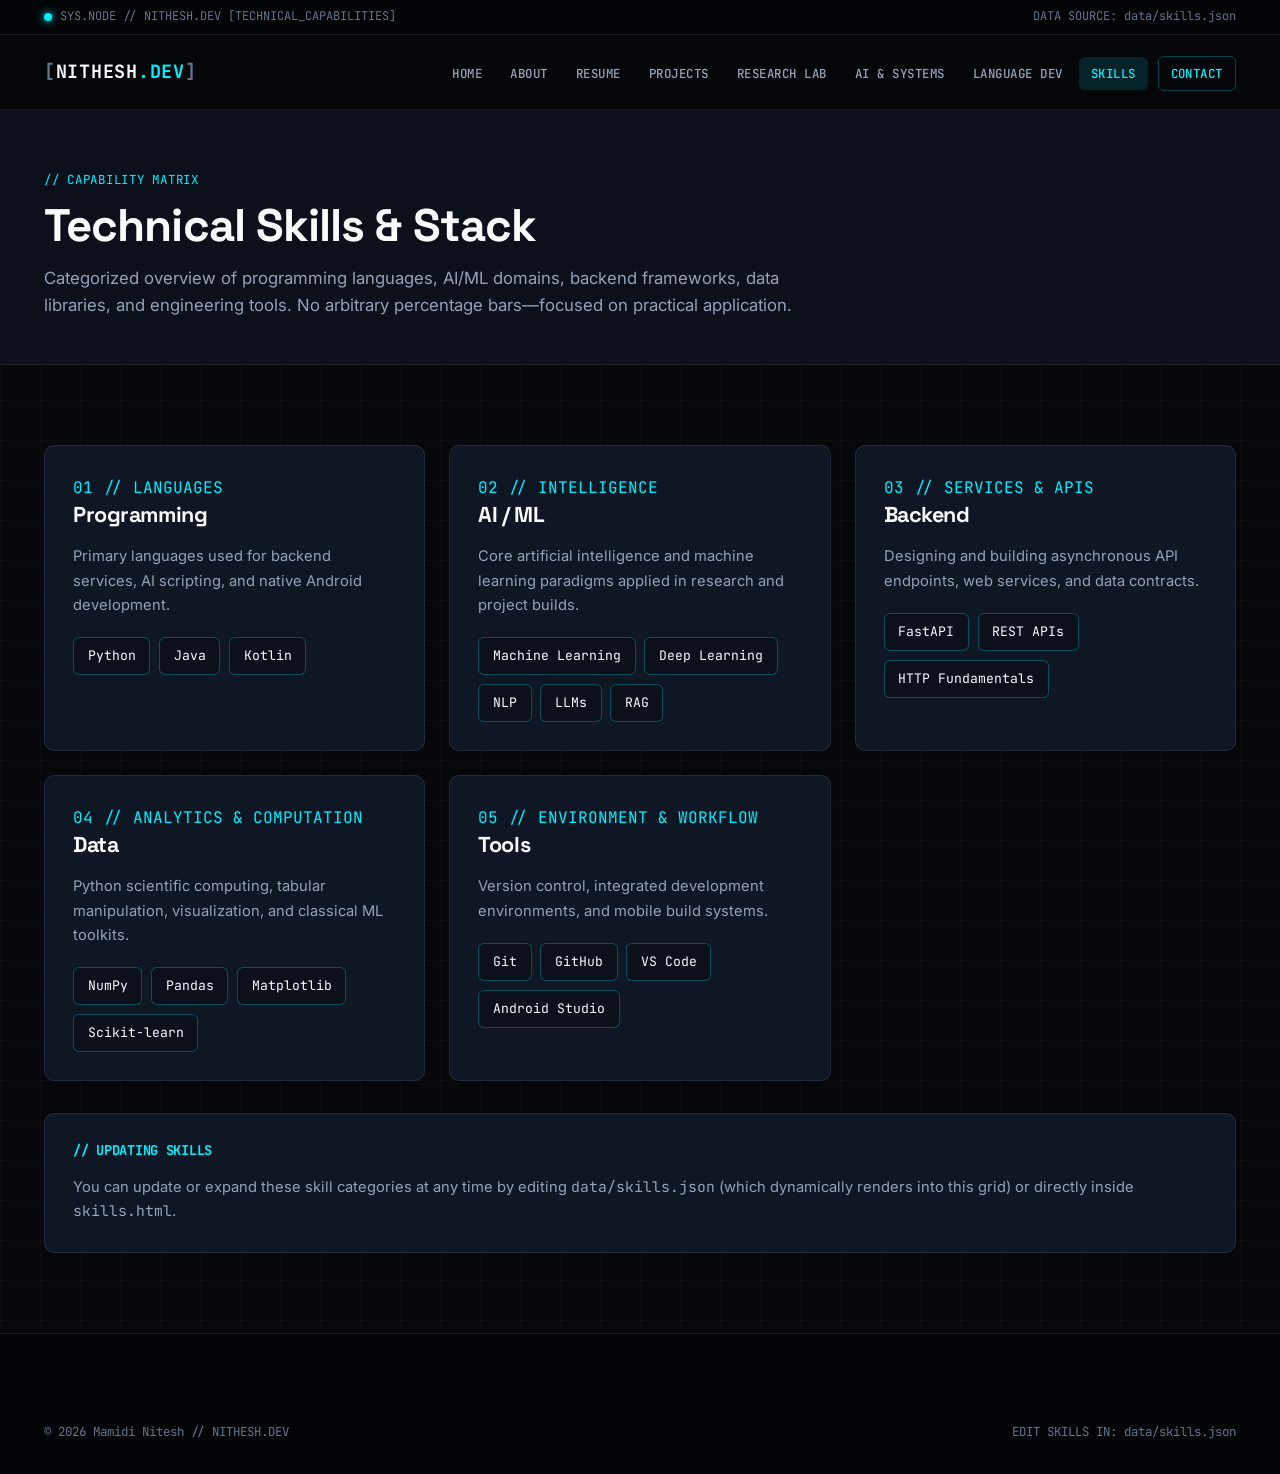
<file: skills.html>
<!DOCTYPE html>
<html lang="en">
<head>
  <meta charset="UTF-8">
  <meta name="viewport" content="width=device-width, initial-scale=1.0">
  <meta name="description" content="Categorized Technical Skills of Mamidi Nitesh — Programming (Python, Java, Kotlin), AI/ML, Backend (FastAPI, REST APIs), Data Science, and Developer Tools.">
  <title>Technical Skills | NITHESH.DEV — Mamidi Nitesh</title>
  <link rel="icon" type="image/svg+xml" href="assets/icons/favicon.svg">
  <link rel="preconnect" href="https://fonts.googleapis.com">
  <link rel="preconnect" href="https://fonts.gstatic.com" crossorigin>
  <link href="https://fonts.googleapis.com/css2?family=Inter:wght@300;400;500;600;700&family=JetBrains+Mono:wght@400;500;600;700&family=Space+Grotesk:wght@500;600;700&display=swap" rel="stylesheet">
  <link rel="stylesheet" href="css/style.css">
  <link rel="stylesheet" href="css/animations.css">
  <link rel="stylesheet" href="css/responsive.css">
</head>
<body class="bg-grid-pattern">

  <div class="system-bar">
    <div class="container system-bar-inner">
      <div class="sys-status">
        <span class="status-dot pulse"></span>
        <span class="mono-text">SYS.NODE // NITHESH.DEV [TECHNICAL_CAPABILITIES]</span>
      </div>
      <div class="sys-meta mono-text">
        <span>DATA SOURCE: data/skills.json</span>
      </div>
    </div>
  </div>

  <header class="site-header" id="site-header">
    <div class="container nav-container">
      <a href="index.html" class="brand-logo">
        <span class="logo-bracket">[</span>NITHESH<span class="logo-accent">.DEV</span><span class="logo-bracket">]</span>
      </a>
      <button class="mobile-menu-toggle" id="mobile-menu-toggle" aria-label="Toggle Navigation" aria-expanded="false">
        <span class="hamburger-line"></span>
        <span class="hamburger-line"></span>
        <span class="hamburger-line"></span>
      </button>
      <nav class="main-nav" id="main-nav">
        <ul class="nav-list">
          <li><a href="index.html" class="nav-link">HOME</a></li>
          <li><a href="about.html" class="nav-link">ABOUT</a></li>
          <li><a href="resume.html" class="nav-link">RESUME</a></li>
          <li><a href="projects.html" class="nav-link">PROJECTS</a></li>
          <li><a href="research.html" class="nav-link">RESEARCH LAB</a></li>
          <li><a href="ai-systems.html" class="nav-link">AI &amp; SYSTEMS</a></li>
          <li><a href="language-development.html" class="nav-link">LANGUAGE DEV</a></li>
          <li><a href="skills.html" class="nav-link active">SKILLS</a></li>
          <li><a href="contact.html" class="nav-link nav-cta">CONTACT</a></li>
        </ul>
      </nav>
    </div>
  </header>

  <main>
    <section class="page-hero">
      <div class="container">
        <span class="section-tag mono-text">// CAPABILITY MATRIX</span>
        <h1 class="page-title">Technical Skills &amp; Stack</h1>
        <p class="page-subtitle">Categorized overview of programming languages, AI/ML domains, backend frameworks, data libraries, and engineering tools. No arbitrary percentage bars—focused on practical application.</p>
      </div>
    </section>

    <section class="section">
      <div class="container">
        <!-- Dynamically populated from data/skills.json by js/main.js (with static fallback) -->
        <div id="skills-matrix-container" class="skills-matrix-grid">

          <article class="panel-card">
            <span class="mono-text cyan-text">01 // LANGUAGES</span>
            <h2 class="panel-title">Programming</h2>
            <p class="small-text">Primary languages used for backend services, AI scripting, and native Android development.</p>
            <div class="skill-tags-wrap">
              <span class="skill-badge">Python</span>
              <span class="skill-badge">Java</span>
              <span class="skill-badge">Kotlin</span>
            </div>
          </article>

          <article class="panel-card">
            <span class="mono-text cyan-text">02 // INTELLIGENCE</span>
            <h2 class="panel-title">AI / ML</h2>
            <p class="small-text">Core artificial intelligence and machine learning paradigms applied in research and project builds.</p>
            <div class="skill-tags-wrap">
              <span class="skill-badge">Machine Learning</span>
              <span class="skill-badge">Deep Learning</span>
              <span class="skill-badge">NLP</span>
              <span class="skill-badge">LLMs</span>
              <span class="skill-badge">RAG</span>
            </div>
          </article>

          <article class="panel-card">
            <span class="mono-text cyan-text">03 // SERVICES &amp; APIS</span>
            <h2 class="panel-title">Backend</h2>
            <p class="small-text">Designing and building asynchronous API endpoints, web services, and data contracts.</p>
            <div class="skill-tags-wrap">
              <span class="skill-badge">FastAPI</span>
              <span class="skill-badge">REST APIs</span>
              <span class="skill-badge">HTTP Fundamentals</span>
            </div>
          </article>

          <article class="panel-card">
            <span class="mono-text cyan-text">04 // ANALYTICS &amp; COMPUTATION</span>
            <h2 class="panel-title">Data</h2>
            <p class="small-text">Python scientific computing, tabular manipulation, visualization, and classical ML toolkits.</p>
            <div class="skill-tags-wrap">
              <span class="skill-badge">NumPy</span>
              <span class="skill-badge">Pandas</span>
              <span class="skill-badge">Matplotlib</span>
              <span class="skill-badge">Scikit-learn</span>
            </div>
          </article>

          <article class="panel-card">
            <span class="mono-text cyan-text">05 // ENVIRONMENT &amp; WORKFLOW</span>
            <h2 class="panel-title">Tools</h2>
            <p class="small-text">Version control, integrated development environments, and mobile build systems.</p>
            <div class="skill-tags-wrap">
              <span class="skill-badge">Git</span>
              <span class="skill-badge">GitHub</span>
              <span class="skill-badge">VS Code</span>
              <span class="skill-badge">Android Studio</span>
            </div>
          </article>

        </div>

        <div class="panel-card mt-32">
          <h3 class="mono-text panel-subtitle">// UPDATING SKILLS</h3>
          <p class="small-text">
            You can update or expand these skill categories at any time by editing <code>data/skills.json</code> (which dynamically renders into this grid) or directly inside <code>skills.html</code>.
          </p>
        </div>
      </div>
    </section>
  </main>

  <button id="back-to-top" class="back-to-top" aria-label="Scroll back to top">
    <svg width="20" height="20" viewBox="0 0 24 24" fill="none" stroke="currentColor" stroke-width="2"><path d="M18 15l-6-6-6 6"/></svg>
  </button>

  <footer class="site-footer">
    <div class="container footer-bottom mono-text">
      <span>&copy; <span id="current-year">2026</span> Mamidi Nitesh // NITHESH.DEV</span>
      <span>EDIT SKILLS IN: <code>data/skills.json</code></span>
    </div>
  </footer>

  <script src="js/navigation.js"></script>
  <script src="js/main.js"></script>
</body>
</html>
</file>
<file: css/style.css>
/* ==========================================================================
   NITHESH.DEV — CORE ENGINEERING DESIGN SYSTEM (style.css)
   Author: Mamidi Nitesh
   Palette: Deep Black (#05070B), Dark Navy (#0B101B / #111827), Electric Cyan (#00F0FF)
   ========================================================================== */

:root {
  /* Core Surfaces */
  --bg-primary: #05070B;
  --bg-secondary: #0B101B;
  --bg-surface: #0F1624;
  --bg-surface-elevated: #141E30;
  --bg-terminal: #070A10;

  /* Accents */
  --cyan-primary: #00F0FF;
  --cyan-hover: #33F3FF;
  --cyan-dim: rgba(0, 240, 255, 0.12);
  --cyan-border: rgba(0, 240, 255, 0.28);
  --cyan-glow: 0 0 24px rgba(0, 240, 255, 0.18);

  /* Status Colors */
  --status-green: #10B981;
  --status-amber: #F59E0B;
  --status-red: #EF4444;

  /* Typography Colors */
  --text-primary: #F8FAFC;
  --text-secondary: #94A3B8;
  --text-muted: #64748B;

  /* Borders & Dividers */
  --border-subtle: rgba(148, 163, 184, 0.14);
  --border-strong: rgba(148, 163, 184, 0.24);

  /* Fonts */
  --font-sans: 'Inter', -apple-system, BlinkMacSystemFont, "Segoe UI", Roboto, sans-serif;
  --font-display: 'Space Grotesk', sans-serif;
  --font-mono: 'JetBrains Mono', monospace;

  /* Layout & Spacing */
  --container-max: 1240px;
  --radius-sm: 6px;
  --radius-md: 10px;
  --radius-lg: 14px;
  --transition-fast: 0.2s cubic-bezier(0.16, 1, 0.3, 1);
  --transition-smooth: 0.35s cubic-bezier(0.16, 1, 0.3, 1);
}

/* ==========================================================================
   1. RESET & BASE STYLES
   ========================================================================== */

*,
*::before,
*::after {
  box-sizing: border-box;
  margin: 0;
  padding: 0;
}

html {
  scroll-behavior: smooth;
  font-size: 16px;
  background-color: var(--bg-primary);
  color: var(--text-primary);
}

body {
  font-family: var(--font-sans);
  background-color: var(--bg-primary);
  color: var(--text-primary);
  line-height: 1.65;
  -webkit-font-smoothing: antialiased;
  -moz-osx-font-smoothing: grayscale;
  overflow-x: hidden;
  min-height: 100vh;
  display: flex;
  flex-direction: column;
}

/* Subtle Engineering Grid Background */
.bg-grid-pattern {
  background-image:
    linear-gradient(to right, rgba(148, 163, 184, 0.04) 1px, transparent 1px),
    linear-gradient(to bottom, rgba(148, 163, 184, 0.04) 1px, transparent 1px);
  background-size: 40px 40px;
}

main {
  flex: 1;
}

a {
  color: inherit;
  text-decoration: none;
  transition: color var(--transition-fast);
}

ul, ol {
  list-style: none;
}

img, svg {
  max-width: 100%;
  display: block;
}

code, pre {
  font-family: var(--font-mono);
}

/* ==========================================================================
   2. TYPOGRAPHY & UTILITY CLASSES
   ========================================================================== */

h1, h2, h3, h4, h5, h6 {
  font-family: var(--font-display);
  color: var(--text-primary);
  line-height: 1.25;
  letter-spacing: -0.02em;
}

p {
  color: var(--text-secondary);
  margin-bottom: 1rem;
}

p:last-child {
  margin-bottom: 0;
}

.mono-text {
  font-family: var(--font-mono);
}

.cyan-text {
  color: var(--cyan-primary);
}

.cyan-sep {
  color: var(--cyan-primary);
  padding: 0 0.35rem;
}

.small-text {
  font-size: 0.92rem;
}

.container {
  width: 100%;
  max-width: var(--container-max);
  margin: 0 auto;
  padding: 0 1.5rem;
}

.section {
  padding: 5rem 0;
}

.section-alt {
  background-color: rgba(11, 16, 27, 0.75);
  border-top: 1px solid var(--border-subtle);
  border-bottom: 1px solid var(--border-subtle);
}

.mt-12 { margin-top: 0.75rem; }
.mt-16 { margin-top: 1rem; }
.mt-24 { margin-top: 1.5rem; }
.mt-32 { margin-top: 2rem; }
.mt-48 { margin-top: 3rem; }
.mb-24 { margin-bottom: 1.5rem; }
.mb-32 { margin-bottom: 2rem; }
.full-width { width: 100%; justify-content: center; }

/* ==========================================================================
   3. TOP SYSTEM TELEMETRY BAR & HEADER NAVIGATION
   ========================================================================== */

.system-bar {
  background-color: #030407;
  border-bottom: 1px solid var(--border-subtle);
  font-size: 0.75rem;
  color: var(--text-muted);
  padding: 0.45rem 0;
}

.system-bar-inner {
  display: flex;
  align-items: center;
  justify-content: space-between;
  gap: 1rem;
}

.sys-status {
  display: flex;
  align-items: center;
  gap: 0.5rem;
}

.status-dot {
  width: 8px;
  height: 8px;
  border-radius: 50%;
  background-color: var(--cyan-primary);
  box-shadow: 0 0 8px var(--cyan-primary);
}

.status-dot.red {
  background-color: var(--status-red);
  box-shadow: 0 0 8px var(--status-red);
}

.sys-meta {
  display: flex;
  align-items: center;
  gap: 0.65rem;
}

.sys-meta .divider {
  color: var(--border-strong);
}

.site-header {
  position: sticky;
  top: 0;
  z-index: 1000;
  background-color: rgba(5, 7, 11, 0.88);
  backdrop-filter: blur(14px);
  -webkit-backdrop-filter: blur(14px);
  border-bottom: 1px solid var(--border-subtle);
}

.nav-container {
  display: flex;
  align-items: center;
  justify-content: space-between;
  height: 74px;
}

.brand-logo {
  font-family: var(--font-mono);
  font-size: 1.15rem;
  font-weight: 700;
  letter-spacing: 0.04em;
  color: var(--text-primary);
  display: inline-flex;
  align-items: center;
}

.logo-bracket {
  color: var(--text-muted);
}

.logo-accent {
  color: var(--cyan-primary);
}

.nav-list {
  display: flex;
  align-items: center;
  gap: 0.25rem;
}

.nav-link {
  font-family: var(--font-mono);
  font-size: 0.78rem;
  font-weight: 500;
  letter-spacing: 0.04em;
  color: var(--text-secondary);
  padding: 0.5rem 0.75rem;
  border-radius: var(--radius-sm);
  transition: all var(--transition-fast);
}

.nav-link:hover,
.nav-link.active {
  color: var(--cyan-primary);
  background-color: var(--cyan-dim);
}

.nav-link.nav-cta {
  border: 1px solid var(--cyan-border);
  color: var(--cyan-primary);
  margin-left: 0.35rem;
}

.nav-link.nav-cta:hover {
  background-color: var(--cyan-primary);
  color: var(--bg-primary);
}

.mobile-menu-toggle {
  display: none;
  background: transparent;
  border: 1px solid var(--border-strong);
  border-radius: var(--radius-sm);
  padding: 0.5rem;
  cursor: pointer;
  flex-direction: column;
  gap: 4px;
}

.hamburger-line {
  width: 20px;
  height: 2px;
  background-color: var(--text-primary);
  transition: var(--transition-fast);
}

/* ==========================================================================
   4. BUTTONS & BADGES
   ========================================================================== */

.btn {
  display: inline-flex;
  align-items: center;
  gap: 0.55rem;
  font-family: var(--font-mono);
  font-size: 0.85rem;
  font-weight: 600;
  padding: 0.75rem 1.35rem;
  border-radius: var(--radius-sm);
  cursor: pointer;
  transition: all var(--transition-fast);
  border: 1px solid transparent;
  text-decoration: none;
}

.btn-sm {
  padding: 0.5rem 0.95rem;
  font-size: 0.78rem;
}

.btn-primary {
  background-color: var(--cyan-primary);
  color: #030712;
  box-shadow: var(--cyan-glow);
}

.btn-primary:hover {
  background-color: var(--cyan-hover);
  transform: translateY(-2px);
}

.btn-secondary {
  background-color: var(--bg-surface-elevated);
  color: var(--text-primary);
  border-color: var(--border-strong);
}

.btn-secondary:hover {
  border-color: var(--cyan-primary);
  color: var(--cyan-primary);
  transform: translateY(-2px);
}

.btn-outline {
  background-color: transparent;
  color: var(--text-primary);
  border-color: var(--border-strong);
}

.btn-outline:hover {
  border-color: var(--cyan-primary);
  color: var(--cyan-primary);
  background-color: var(--cyan-dim);
}

.eyebrow-badge {
  display: inline-flex;
  align-items: center;
  padding: 0.35rem 0.75rem;
  background-color: var(--cyan-dim);
  border: 1px solid var(--cyan-border);
  border-radius: var(--radius-sm);
  color: var(--cyan-primary);
  font-size: 0.75rem;
  margin-bottom: 1.25rem;
}

/* ==========================================================================
   5. HERO SECTION & ARCHITECTURAL TERMINAL
   ========================================================================== */

.hero-section {
  padding: 5.5rem 0 4.5rem;
  border-bottom: 1px solid var(--border-subtle);
  background: radial-gradient(circle at 18% 20%, rgba(0, 240, 255, 0.07), transparent 45%);
}

.hero-grid {
  display: grid;
  grid-template-columns: 1.15fr 0.85fr;
  gap: 3rem;
  align-items: center;
}

.hero-title {
  font-size: clamp(2.5rem, 5vw, 4rem);
  font-weight: 700;
  letter-spacing: -0.03em;
  margin-bottom: 0.75rem;
  color: var(--text-primary);
}

.hero-quote {
  font-family: var(--font-display);
  font-size: 1.25rem;
  font-weight: 500;
  color: var(--cyan-primary);
  margin-bottom: 1rem;
}

.hero-subtitle {
  font-size: 0.85rem;
  color: var(--text-secondary);
  margin-bottom: 1.25rem;
  line-height: 1.6;
}

.hero-bio {
  font-size: 1.02rem;
  color: var(--text-secondary);
  margin-bottom: 2rem;
  max-width: 640px;
}

.hero-actions {
  display: flex;
  flex-wrap: wrap;
  gap: 0.85rem;
  margin-bottom: 2rem;
}

.hero-social-links {
  display: flex;
  flex-wrap: wrap;
  gap: 0.85rem;
}

.social-pill {
  display: inline-flex;
  align-items: center;
  gap: 0.5rem;
  font-size: 0.8rem;
  color: var(--text-secondary);
  padding: 0.45rem 0.85rem;
  background-color: var(--bg-secondary);
  border: 1px solid var(--border-subtle);
  border-radius: var(--radius-sm);
}

.social-pill:hover {
  color: var(--cyan-primary);
  border-color: var(--cyan-border);
}

/* Terminal Window */
.terminal-window {
  background-color: var(--bg-terminal);
  border: 1px solid var(--border-strong);
  border-radius: var(--radius-md);
  box-shadow: 0 24px 48px rgba(0, 0, 0, 0.55);
  overflow: hidden;
}

.terminal-header {
  background-color: #0D131F;
  padding: 0.75rem 1rem;
  border-bottom: 1px solid var(--border-subtle);
  display: flex;
  align-items: center;
  justify-content: space-between;
}

.terminal-dots {
  display: flex;
  gap: 6px;
}

.terminal-dots .dot {
  width: 10px;
  height: 10px;
  border-radius: 50%;
}

.dot.red { background-color: #EF4444; }
.dot.yellow { background-color: #F59E0B; }
.dot.green { background-color: #10B981; }

.terminal-title {
  font-size: 0.75rem;
  color: var(--text-muted);
}

.terminal-body {
  padding: 1.25rem;
  font-size: 0.8rem;
  line-height: 1.6;
  color: #E2E8F0;
}

.term-line {
  margin-bottom: 0.5rem;
}

.term-prompt {
  color: var(--cyan-primary);
  margin-right: 0.5rem;
}

.term-json {
  background-color: rgba(15, 22, 36, 0.65);
  border-left: 2px solid var(--cyan-primary);
  padding: 0.75rem;
  margin-bottom: 0.85rem;
  color: #93C5FD;
  overflow-x: auto;
}

.term-output {
  color: var(--status-green);
  margin-bottom: 0.75rem;
}

/* ==========================================================================
   6. PAGE HEROES & SECTION HEADERS
   ========================================================================== */

.page-hero {
  padding: 3.75rem 0 2.75rem;
  background-color: var(--bg-secondary);
  border-bottom: 1px solid var(--border-subtle);
}

.page-title {
  font-size: clamp(2rem, 4vw, 2.85rem);
  margin-top: 0.35rem;
  margin-bottom: 0.65rem;
}

.page-subtitle {
  font-size: 1.05rem;
  color: var(--text-secondary);
  max-width: 760px;
}

.section-header {
  margin-bottom: 3rem;
  max-width: 720px;
}

.section-header-flex {
  display: flex;
  align-items: flex-end;
  justify-content: space-between;
  gap: 1.5rem;
  margin-bottom: 2.5rem;
}

.section-tag {
  font-size: 0.78rem;
  color: var(--cyan-primary);
  letter-spacing: 0.06em;
  display: block;
  margin-bottom: 0.4rem;
}

.section-title {
  font-size: clamp(1.65rem, 3vw, 2.25rem);
}

.section-desc {
  margin-top: 0.5rem;
  color: var(--text-secondary);
}

/* ==========================================================================
   7. CARDS, PANELS & GRIDS
   ========================================================================== */

.pillars-grid {
  display: grid;
  grid-template-columns: repeat(4, 1fr);
  gap: 1.5rem;
}

.pillar-card,
.panel-card,
.project-card,
.research-card,
.system-card {
  background-color: var(--bg-surface);
  border: 1px solid var(--border-subtle);
  border-radius: var(--radius-md);
  padding: 1.75rem;
  transition: transform var(--transition-fast), border-color var(--transition-fast), box-shadow var(--transition-fast);
}

.pillar-card:hover,
.project-card:hover,
.research-card:hover,
.system-card:hover {
  border-color: var(--cyan-border);
  transform: translateY(-4px);
  box-shadow: 0 14px 32px rgba(0, 0, 0, 0.45);
}

.pillar-num {
  color: var(--cyan-primary);
  font-size: 0.85rem;
  margin-bottom: 0.75rem;
}

.pillar-card h3,
.system-card h3 {
  font-size: 1.2rem;
  margin-bottom: 0.65rem;
}

.card-link {
  display: inline-block;
  margin-top: 1rem;
  font-size: 0.82rem;
  color: var(--cyan-primary);
}

.card-link:hover {
  text-decoration: underline;
}

.panel-title {
  font-size: 1.35rem;
  margin-bottom: 1rem;
}

.panel-subtitle {
  font-size: 0.85rem;
  color: var(--cyan-primary);
  margin-bottom: 1rem;
}

/* Split Section */
.split-section {
  display: grid;
  grid-template-columns: 1fr 1fr;
  gap: 2.5rem;
}

/* Stack List & Timeline Logs */
.stack-list {
  display: flex;
  flex-direction: column;
  gap: 1rem;
  margin-top: 1.5rem;
}

.timeline-log {
  margin-top: 1.5rem;
  border-left: 2px solid var(--border-strong);
  padding-left: 1.5rem;
  display: flex;
  flex-direction: column;
  gap: 1.5rem;
}

.log-item {
  position: relative;
}

.log-item::before {
  content: '';
  position: absolute;
  left: -1.85rem;
  top: 0.3rem;
  width: 10px;
  height: 10px;
  border-radius: 50%;
  background-color: var(--cyan-primary);
  box-shadow: 0 0 8px var(--cyan-primary);
}

.log-meta {
  display: flex;
  align-items: center;
  gap: 0.65rem;
  font-size: 0.75rem;
  color: var(--text-muted);
  margin-bottom: 0.35rem;
}

.log-badge {
  background-color: var(--cyan-dim);
  color: var(--cyan-primary);
  padding: 0.15rem 0.5rem;
  border-radius: 4px;
}

/* ==========================================================================
   8. PROJECTS GRID & PROJECT DETAIL VIEW
   ========================================================================== */

.projects-grid {
  display: grid;
  grid-template-columns: repeat(3, 1fr);
  gap: 1.5rem;
}

.project-card {
  display: flex;
  flex-direction: column;
  justify-content: space-between;
}

.project-card-top {
  margin-bottom: 1.25rem;
}

.project-meta-row {
  display: flex;
  align-items: center;
  justify-content: space-between;
  gap: 0.5rem;
  margin-bottom: 0.85rem;
  font-size: 0.75rem;
}

.status-pill {
  font-family: var(--font-mono);
  font-size: 0.72rem;
  padding: 0.2rem 0.55rem;
  border-radius: 4px;
  background-color: rgba(16, 185, 129, 0.12);
  color: var(--status-green);
  border: 1px solid rgba(16, 185, 129, 0.3);
}

.project-card h3 {
  font-size: 1.25rem;
  margin-bottom: 0.6rem;
}

.tech-pill-list {
  display: flex;
  flex-wrap: wrap;
  gap: 0.45rem;
  margin-top: 1rem;
}

.tech-pill {
  font-family: var(--font-mono);
  font-size: 0.72rem;
  padding: 0.25rem 0.55rem;
  background-color: var(--bg-secondary);
  border: 1px solid var(--border-subtle);
  border-radius: 4px;
  color: var(--text-secondary);
}

.project-card-actions {
  display: flex;
  align-items: center;
  justify-content: space-between;
  padding-top: 1rem;
  border-top: 1px solid var(--border-subtle);
  gap: 0.75rem;
}

/* Project Detail Spec Sheet */
.spec-header-card {
  background-color: var(--bg-surface);
  border: 1px solid var(--cyan-border);
  border-radius: var(--radius-md);
  padding: 2.25rem;
  margin-bottom: 2rem;
}

.spec-grid {
  display: grid;
  grid-template-columns: 2fr 1fr;
  gap: 2rem;
}

.screenshot-placeholder {
  background-color: var(--bg-secondary);
  border: 1px dashed var(--border-strong);
  border-radius: var(--radius-sm);
  padding: 2.5rem 1.5rem;
  text-align: center;
  color: var(--text-muted);
  font-family: var(--font-mono);
  font-size: 0.82rem;
}

/* ==========================================================================
   9. SEARCH & FILTER CONTROLS
   ========================================================================== */

.controls-bar {
  display: flex;
  flex-wrap: wrap;
  align-items: center;
  justify-content: space-between;
  gap: 1rem;
  background-color: var(--bg-surface);
  border: 1px solid var(--border-subtle);
  padding: 1rem 1.25rem;
  border-radius: var(--radius-md);
  margin-bottom: 1.25rem;
}

.search-input-wrap {
  display: flex;
  align-items: center;
  gap: 0.65rem;
  background-color: var(--bg-primary);
  border: 1px solid var(--border-strong);
  border-radius: var(--radius-sm);
  padding: 0.55rem 0.9rem;
  flex: 1;
  min-width: 260px;
  color: var(--text-muted);
}

.search-input-wrap:focus-within {
  border-color: var(--cyan-primary);
  box-shadow: 0 0 0 2px var(--cyan-dim);
}

.search-input {
  background: transparent;
  border: none;
  outline: none;
  color: var(--text-primary);
  font-family: var(--font-sans);
  font-size: 0.9rem;
  width: 100%;
}

.filter-group {
  display: flex;
  flex-wrap: wrap;
  gap: 0.45rem;
}

.filter-btn {
  font-family: var(--font-mono);
  font-size: 0.76rem;
  padding: 0.45rem 0.85rem;
  background-color: var(--bg-secondary);
  color: var(--text-secondary);
  border: 1px solid var(--border-subtle);
  border-radius: var(--radius-sm);
  cursor: pointer;
  transition: all var(--transition-fast);
}

.filter-btn:hover,
.filter-btn.active {
  background-color: var(--cyan-dim);
  color: var(--cyan-primary);
  border-color: var(--cyan-border);
}

.results-meta {
  font-size: 0.8rem;
  color: var(--text-muted);
  margin-bottom: 1.5rem;
}

/* ==========================================================================
   10. ABOUT, RESUME & SKILLS SECTIONS
   ========================================================================== */

.about-grid {
  display: grid;
  grid-template-columns: 1.65fr 1fr;
  gap: 2rem;
  align-items: start;
}

.focus-grid {
  display: grid;
  grid-template-columns: 1fr 1fr;
  gap: 1.25rem;
  margin-top: 1rem;
}

.focus-item {
  background-color: var(--bg-secondary);
  border: 1px solid var(--border-subtle);
  border-radius: var(--radius-sm);
  padding: 1.25rem;
}

.focus-item h4 {
  margin: 0.35rem 0 0.5rem;
  font-size: 1.05rem;
}

.telemetry-list li {
  display: flex;
  justify-content: space-between;
  gap: 1rem;
  padding: 0.75rem 0;
  border-bottom: 1px solid var(--border-subtle);
  font-size: 0.9rem;
}

.t-label {
  color: var(--text-muted);
}

.t-val {
  color: var(--text-primary);
  font-weight: 500;
  text-align: right;
}

/* Digital Resume Sheet */
.resume-hero-flex {
  display: flex;
  align-items: center;
  justify-content: space-between;
  flex-wrap: wrap;
  gap: 1.5rem;
}

.resume-actions {
  display: flex;
  gap: 0.75rem;
}

.resume-sheet {
  background-color: var(--bg-surface);
  border: 1px solid var(--border-strong);
  border-radius: var(--radius-md);
  padding: 3rem;
}

.resume-header-block {
  display: flex;
  justify-content: space-between;
  flex-wrap: wrap;
  gap: 1.5rem;
  padding-bottom: 2rem;
  border-bottom: 1px solid var(--border-strong);
}

.resume-name {
  font-size: 2.1rem;
  margin-bottom: 0.25rem;
}

.resume-role {
  color: var(--cyan-primary);
  font-weight: 500;
  margin-bottom: 0.35rem;
}

.resume-contact-links {
  font-size: 0.82rem;
  color: var(--text-secondary);
  display: flex;
  flex-direction: column;
  gap: 0.3rem;
}

.resume-contact-links a:hover {
  color: var(--cyan-primary);
}

.resume-section {
  padding-top: 2rem;
  margin-top: 2rem;
  border-top: 1px solid var(--border-subtle);
}

.resume-section-title {
  font-size: 0.9rem;
  color: var(--cyan-primary);
  margin-bottom: 1.25rem;
  letter-spacing: 0.05em;
}

.resume-item {
  margin-bottom: 1.35rem;
}

.resume-item:last-child {
  margin-bottom: 0;
}

.resume-item-header {
  display: flex;
  justify-content: space-between;
  align-items: baseline;
  flex-wrap: wrap;
  gap: 0.5rem;
  margin-bottom: 0.35rem;
}

.institution {
  color: var(--text-primary);
  font-weight: 500;
}

.highlight-badge {
  background-color: var(--cyan-dim);
  color: var(--cyan-primary);
  padding: 0.2rem 0.55rem;
  border-radius: 4px;
  margin-left: 0.5rem;
}

.resume-skills-grid {
  display: flex;
  flex-direction: column;
  gap: 0.75rem;
}

.skill-row {
  display: grid;
  grid-template-columns: 200px 1fr;
  gap: 1rem;
}

.skill-cat {
  color: var(--text-primary);
  font-size: 0.85rem;
}

.skill-vals {
  color: var(--text-secondary);
}

/* Skills Page Matrix */
.skills-matrix-grid {
  display: grid;
  grid-template-columns: repeat(3, 1fr);
  gap: 1.5rem;
}

.skill-tags-wrap {
  display: flex;
  flex-wrap: wrap;
  gap: 0.55rem;
  margin-top: 1.25rem;
}

.skill-badge {
  font-family: var(--font-mono);
  font-size: 0.82rem;
  padding: 0.45rem 0.85rem;
  background-color: var(--bg-secondary);
  border: 1px solid var(--cyan-border);
  color: var(--text-primary);
  border-radius: var(--radius-sm);
}

/* ==========================================================================
   11. RESEARCH, AI SYSTEMS & LANGUAGE DEV
   ========================================================================== */

.research-grid {
  display: grid;
  grid-template-columns: repeat(2, 1fr);
  gap: 1.5rem;
}

.systems-grid {
  display: grid;
  grid-template-columns: repeat(3, 1fr);
  gap: 1.5rem;
}

.arch-diagram,
.code-block {
  background-color: var(--bg-terminal);
  border: 1px solid var(--border-strong);
  border-radius: var(--radius-sm);
  padding: 1.25rem;
  font-size: 0.8rem;
  line-height: 1.55;
  color: #E2E8F0;
  overflow-x: auto;
  margin-top: 1rem;
}

.lang-doc-grid {
  display: grid;
  grid-template-columns: 280px 1fr;
  gap: 2rem;
  align-items: start;
}

.sticky-panel {
  position: sticky;
  top: 96px;
}

.doc-nav-list li {
  margin-bottom: 0.65rem;
}

.doc-nav-list a {
  font-size: 0.82rem;
  color: var(--text-secondary);
  display: block;
  padding: 0.35rem 0.5rem;
  border-radius: 4px;
}

.doc-nav-list a:hover {
  color: var(--cyan-primary);
  background-color: var(--cyan-dim);
}

.notice-banner {
  background-color: rgba(0, 240, 255, 0.08);
  border: 1px solid var(--cyan-border);
  border-left: 4px solid var(--cyan-primary);
  padding: 1.15rem 1.35rem;
  border-radius: var(--radius-sm);
  font-size: 0.84rem;
  color: var(--text-primary);
}

.placeholder-box {
  background-color: rgba(245, 158, 11, 0.08);
  border: 1px dashed rgba(245, 158, 11, 0.45);
  color: #FCD34D;
  padding: 1rem;
  border-radius: var(--radius-sm);
  font-size: 0.82rem;
}

.editable-tag {
  color: #FCD34D;
  font-size: 0.78rem;
}

.bullet-list {
  list-style: disc;
  padding-left: 1.25rem;
  color: var(--text-secondary);
}

.bullet-list li {
  margin-bottom: 0.65rem;
}

.numbered-list {
  list-style: decimal;
  padding-left: 1.25rem;
  color: var(--text-secondary);
  margin-top: 0.75rem;
}

.numbered-list li {
  margin-bottom: 0.55rem;
}

/* ==========================================================================
   12. CONTACT FORM & CHANNELS
   ========================================================================== */

.contact-cards-stack {
  display: flex;
  flex-direction: column;
  gap: 1rem;
}

.contact-channel-item {
  background-color: var(--bg-secondary);
  border: 1px solid var(--border-subtle);
  border-radius: var(--radius-sm);
  padding: 1.15rem;
}

.contact-channel-item h4 {
  margin: 0.25rem 0;
}

.form-group {
  margin-bottom: 1.25rem;
}

.form-label {
  display: block;
  font-size: 0.76rem;
  color: var(--text-secondary);
  margin-bottom: 0.45rem;
}

.form-input {
  width: 100%;
  background-color: var(--bg-primary);
  border: 1px solid var(--border-strong);
  border-radius: var(--radius-sm);
  padding: 0.75rem 0.95rem;
  color: var(--text-primary);
  font-family: var(--font-sans);
  font-size: 0.95rem;
  transition: border-color var(--transition-fast);
}

.form-input:focus {
  outline: none;
  border-color: var(--cyan-primary);
  box-shadow: 0 0 0 2px var(--cyan-dim);
}

.hidden-honeypot {
  display: none;
}

/* ==========================================================================
   13. FOOTER, BACK-TO-TOP & 404 PAGE
   ========================================================================== */

.site-footer {
  background-color: #030508;
  border-top: 1px solid var(--border-subtle);
  padding: 4rem 0 2rem;
  margin-top: auto;
}

.footer-grid {
  display: grid;
  grid-template-columns: 1.6fr 1fr 1fr 1.2fr;
  gap: 2.5rem;
  padding-bottom: 3rem;
  border-bottom: 1px solid var(--border-subtle);
}

.footer-desc {
  margin-top: 0.85rem;
  font-size: 0.9rem;
}

.footer-loc {
  font-size: 0.78rem;
  color: var(--cyan-primary);
  margin-top: 0.75rem;
}

.footer-nav h4 {
  font-size: 0.8rem;
  color: var(--text-primary);
  margin-bottom: 1rem;
}

.footer-nav ul li {
  margin-bottom: 0.55rem;
}

.footer-nav ul a {
  font-size: 0.88rem;
  color: var(--text-secondary);
}

.footer-nav ul a:hover {
  color: var(--cyan-primary);
}

.footer-bottom {
  padding-top: 1.5rem;
  display: flex;
  justify-content: space-between;
  align-items: center;
  flex-wrap: wrap;
  gap: 1rem;
  font-size: 0.78rem;
  color: var(--text-muted);
}

.back-to-top {
  position: fixed;
  bottom: 28px;
  right: 28px;
  width: 44px;
  height: 44px;
  border-radius: var(--radius-sm);
  background-color: var(--bg-surface-elevated);
  border: 1px solid var(--cyan-border);
  color: var(--cyan-primary);
  display: flex;
  align-items: center;
  justify-content: center;
  cursor: pointer;
  opacity: 0;
  visibility: hidden;
  transition: all var(--transition-fast);
  z-index: 900;
}

.back-to-top.visible {
  opacity: 1;
  visibility: visible;
}

.back-to-top:hover {
  background-color: var(--cyan-primary);
  color: var(--bg-primary);
}

/* 404 Error Page */
.error-page-wrap {
  display: flex;
  align-items: center;
  justify-content: center;
  padding: 5rem 0;
}

.error-card {
  max-width: 620px;
  margin: 0 auto;
  text-align: center;
}

.error-code {
  font-size: 5rem;
  color: var(--cyan-primary);
  line-height: 1;
  margin: 0.5rem 0 1rem;
}

.error-card .hero-actions {
  justify-content: center;
}


/* ==========================================================================
   14. HERO ENGINEERING PORTRAIT CARD (Profile Image Frame)
   ========================================================================== */

.hero-profile-wrap {
  display: flex;
  justify-content: center;
  align-items: center;
}

.profile-holo-card {
  width: 100%;
  max-width: 390px;
  background-color: var(--bg-terminal);
  border: 1px solid var(--cyan-border);
  border-radius: var(--radius-md);
  box-shadow: 0 24px 48px rgba(0, 0, 0, 0.65), var(--cyan-glow);
  overflow: hidden;
  transition: transform var(--transition-smooth), border-color var(--transition-smooth);
}

.profile-holo-card:hover {
  transform: translateY(-4px);
  border-color: var(--cyan-primary);
}

.profile-card-header {
  background-color: #0D131F;
  padding: 0.7rem 1rem;
  border-bottom: 1px solid var(--border-subtle);
  display: flex;
  align-items: center;
  justify-content: space-between;
  font-size: 0.74rem;
}

.profile-image-frame {
  position: relative;
  width: calc(100% - 2rem);
  margin: 1rem auto 0.5rem;
  aspect-ratio: 4 / 4.6;
  border-radius: var(--radius-sm);
  overflow: hidden;
  background-color: var(--bg-surface);
  border: 1px solid var(--border-strong);
}

.profile-photo {
  width: 100%;
  height: 100%;
  object-fit: cover;
  object-position: center top;
  /* Scale 1.06 cleanly trims the thin white/black outer passport border */
  transform: scale(1.06);
  transition: transform 0.5s ease;
}

.profile-holo-card:hover .profile-photo {
  transform: scale(1.09);
}

/* Futuristic HUD Corner Brackets */
.frame-corner {
  position: absolute;
  width: 14px;
  height: 14px;
  border-color: var(--cyan-primary);
  border-style: solid;
  pointer-events: none;
  z-index: 2;
}

.corner-tl {
  top: 8px;
  left: 8px;
  border-width: 2px 0 0 2px;
}

.corner-tr {
  top: 8px;
  right: 8px;
  border-width: 2px 2px 0 0;
}

.corner-bl {
  bottom: 8px;
  left: 8px;
  border-width: 0 0 2px 2px;
}

.corner-br {
  bottom: 8px;
  right: 8px;
  border-width: 0 2px 2px 0;
}

.profile-card-footer {
  padding: 0.9rem 1.25rem 1.25rem;
  text-align: center;
}

.profile-card-name {
  font-size: 1.2rem;
  letter-spacing: 0.03em;
  margin-bottom: 0.15rem;
}

.profile-card-role {
  font-size: 0.76rem;
  color: var(--cyan-primary);
  margin-bottom: 0.85rem;
}

.profile-telemetry-pills {
  display: flex;
  flex-wrap: wrap;
  justify-content: center;
  gap: 0.45rem;
}

.telemetry-pill {
  font-size: 0.72rem;
  padding: 0.25rem 0.6rem;
  background-color: var(--bg-surface);
  border: 1px solid var(--border-subtle);
  border-radius: 4px;
  color: var(--text-secondary);
}
</file>
<file: css/animations.css>
/* ==========================================================================
   NITHESH.DEV — SUBTLE ENGINEERING ANIMATIONS (animations.css)
   ========================================================================== */

@keyframes pulseGlow {
  0%, 100% {
    opacity: 1;
    transform: scale(1);
  }
  50% {
    opacity: 0.45;
    transform: scale(0.92);
  }
}

@keyframes cursorBlink {
  0%, 49% {
    opacity: 1;
  }
  50%, 100% {
    opacity: 0;
  }
}

@keyframes fadeInUp {
  from {
    opacity: 0;
    transform: translateY(18px);
  }
  to {
    opacity: 1;
    transform: translateY(0);
  }
}

.pulse {
  animation: pulseGlow 2.4s infinite ease-in-out;
}

.cursor-blink {
  display: inline-block;
  color: var(--cyan-primary);
  font-weight: 700;
  animation: cursorBlink 1s infinite;
}

.fade-in-up {
  animation: fadeInUp 0.65s cubic-bezier(0.16, 1, 0.3, 1) forwards;
}

.delay-1 {
  animation-delay: 0.12s;
}

/* Respect user reduced-motion preferences */
@media (prefers-reduced-motion: reduce) {
  *,
  *::before,
  *::after {
    animation-duration: 0.01ms !important;
    animation-iteration-count: 1 !important;
    transition-duration: 0.01ms !important;
    scroll-behavior: auto !important;
  }
}
</file>
<file: css/responsive.css>
/* ==========================================================================
   NITHESH.DEV — RESPONSIVE BREAKPOINTS & PRINT STYLES (responsive.css)
   ========================================================================== */

/* Large Tablets & Compact Laptops (max-width: 1080px) */
@media (max-width: 1080px) {
  .hero-grid {
    grid-template-columns: 1fr;
    gap: 2.5rem;
  }

  .pillars-grid {
    grid-template-columns: repeat(2, 1fr);
  }

  .projects-grid,
  .systems-grid,
  .skills-matrix-grid {
    grid-template-columns: repeat(2, 1fr);
  }

  .about-grid,
  .spec-grid,
  .lang-doc-grid {
    grid-template-columns: 1fr;
  }

  .sticky-panel {
    position: static;
  }

  .footer-grid {
    grid-template-columns: 1fr 1fr;
  }
}

/* Tablets & Mobile Navigation Drawer (max-width: 900px) */
@media (max-width: 900px) {
  .mobile-menu-toggle {
    display: flex;
  }

  .main-nav {
    position: absolute;
    top: 74px;
    left: 0;
    right: 0;
    background-color: #070B12;
    border-bottom: 1px solid var(--border-strong);
    padding: 1rem 1.5rem;
    display: none;
    box-shadow: 0 20px 36px rgba(0, 0, 0, 0.65);
  }

  .main-nav.nav-open {
    display: block;
  }

  .nav-list {
    flex-direction: column;
    align-items: stretch;
    gap: 0.35rem;
  }

  .nav-link {
    display: block;
    padding: 0.75rem 1rem;
  }

  .nav-link.nav-cta {
    margin-left: 0;
    text-align: center;
    margin-top: 0.5rem;
  }

  .split-section,
  .research-grid {
    grid-template-columns: 1fr;
  }
}

/* Mobile Devices (max-width: 640px) */
@media (max-width: 640px) {
  .system-bar-inner {
    flex-direction: column;
    align-items: flex-start;
    gap: 0.2rem;
  }

  .sys-meta {
    display: none;
  }

  .section {
    padding: 3.5rem 0;
  }

  .hero-section {
    padding: 3.5rem 0 3rem;
  }

  .pillars-grid,
  .projects-grid,
  .systems-grid,
  .skills-matrix-grid,
  .focus-grid,
  .footer-grid {
    grid-template-columns: 1fr;
  }

  .section-header-flex,
  .resume-hero-flex {
    flex-direction: column;
    align-items: flex-start;
  }

  .resume-sheet {
    padding: 1.5rem;
  }

  .skill-row {
    grid-template-columns: 1fr;
    gap: 0.25rem;
  }

  .hero-actions {
    flex-direction: column;
    width: 100%;
  }

  .hero-actions .btn {
    width: 100%;
    justify-content: center;
  }
}

/* Print Stylesheet (for ATS / Resume Page Printing) */
@media print {
  .system-bar,
  .site-header,
  .resume-actions,
  .back-to-top,
  .site-footer {
    display: none !important;
  }

  body,
  .resume-sheet {
    background: #FFFFFF !important;
    color: #000000 !important;
    border: none !important;
    padding: 0 !important;
  }

  p, span, li, h1, h2, h3, h4 {
    color: #000000 !important;
  }
}
</file>
